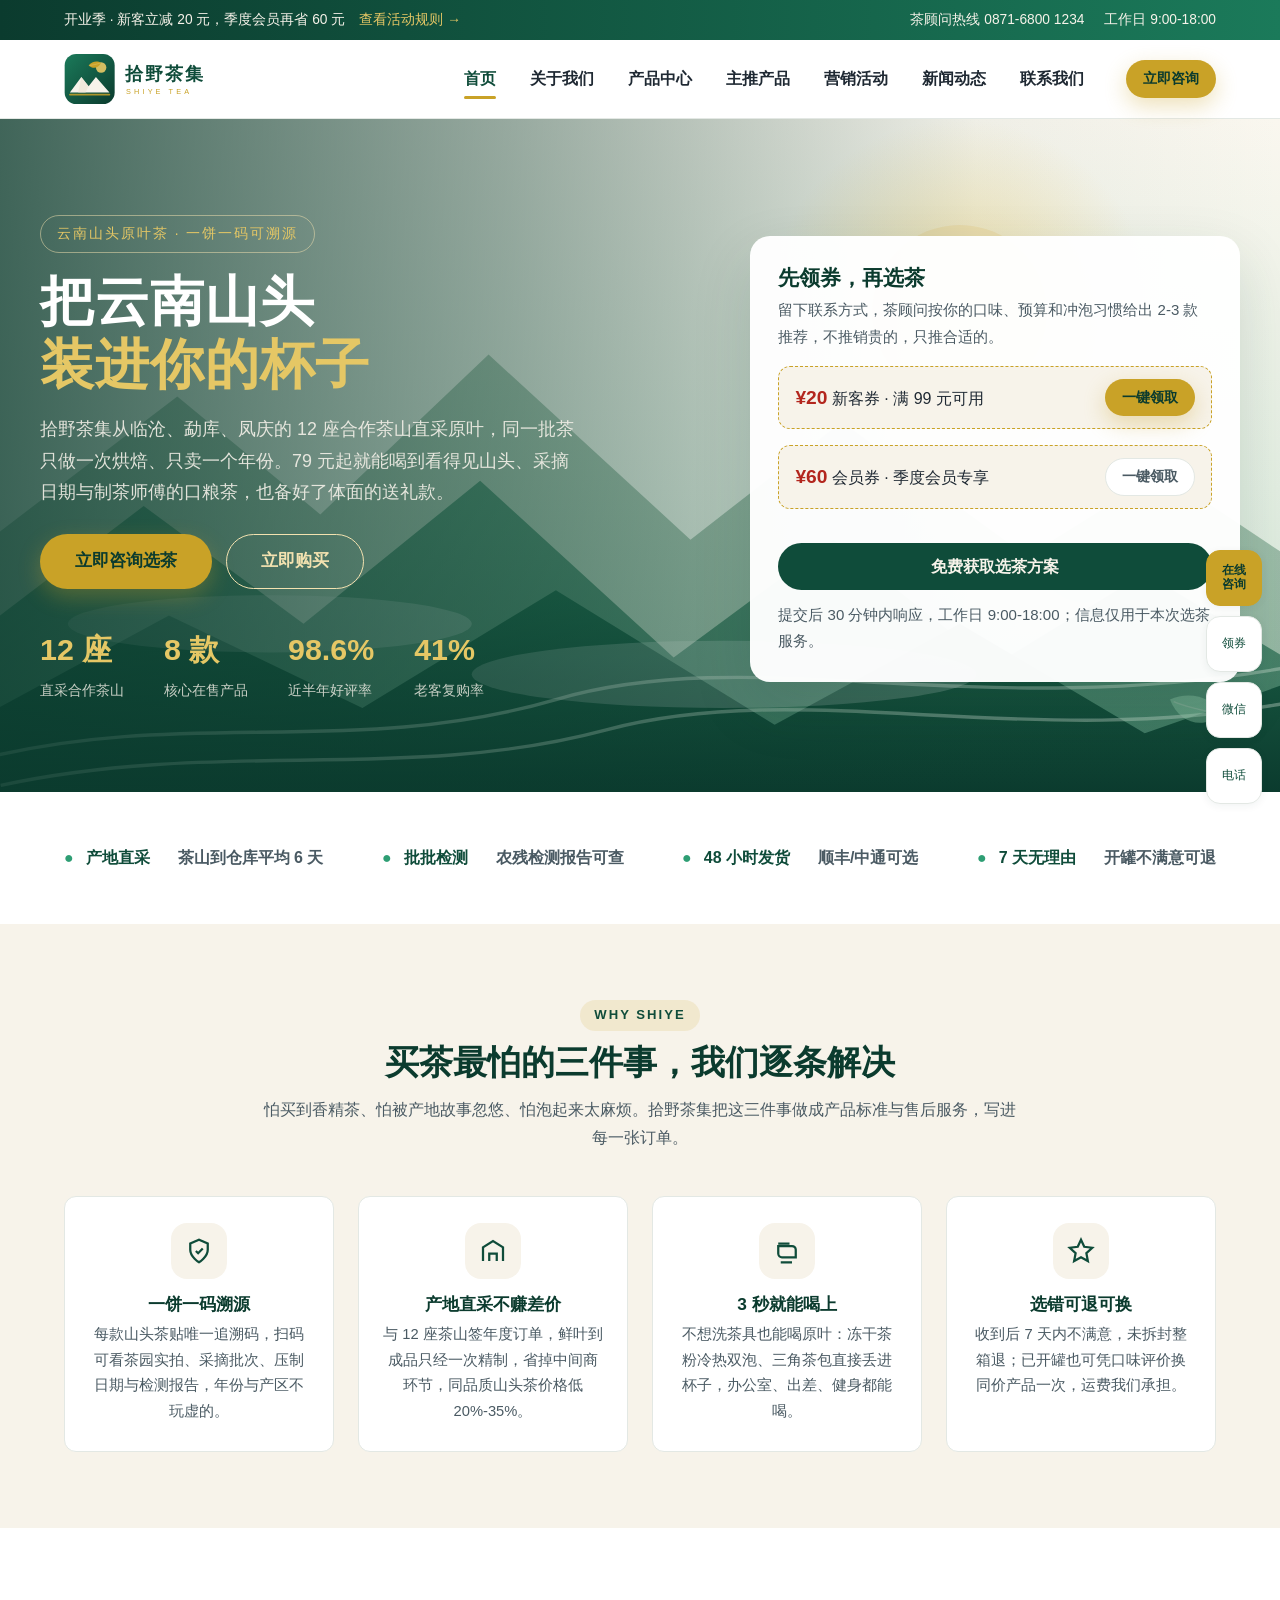
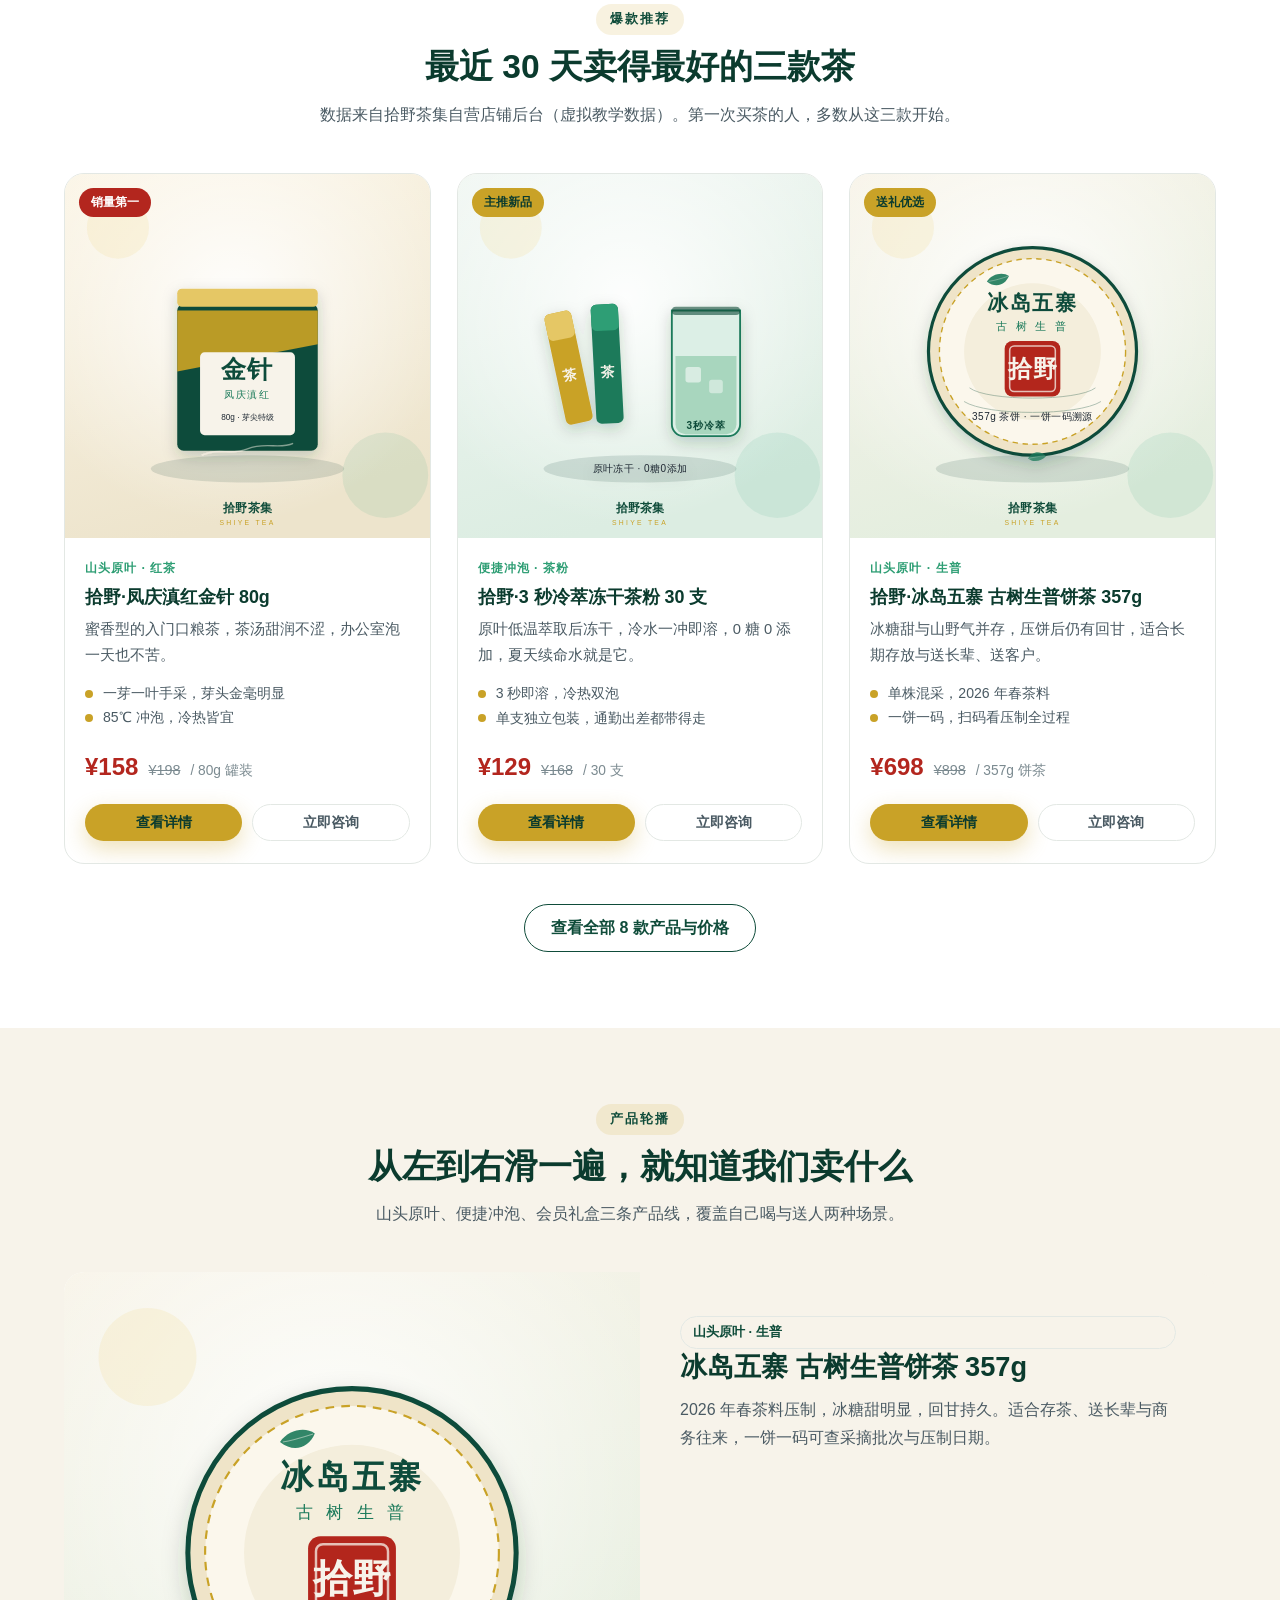
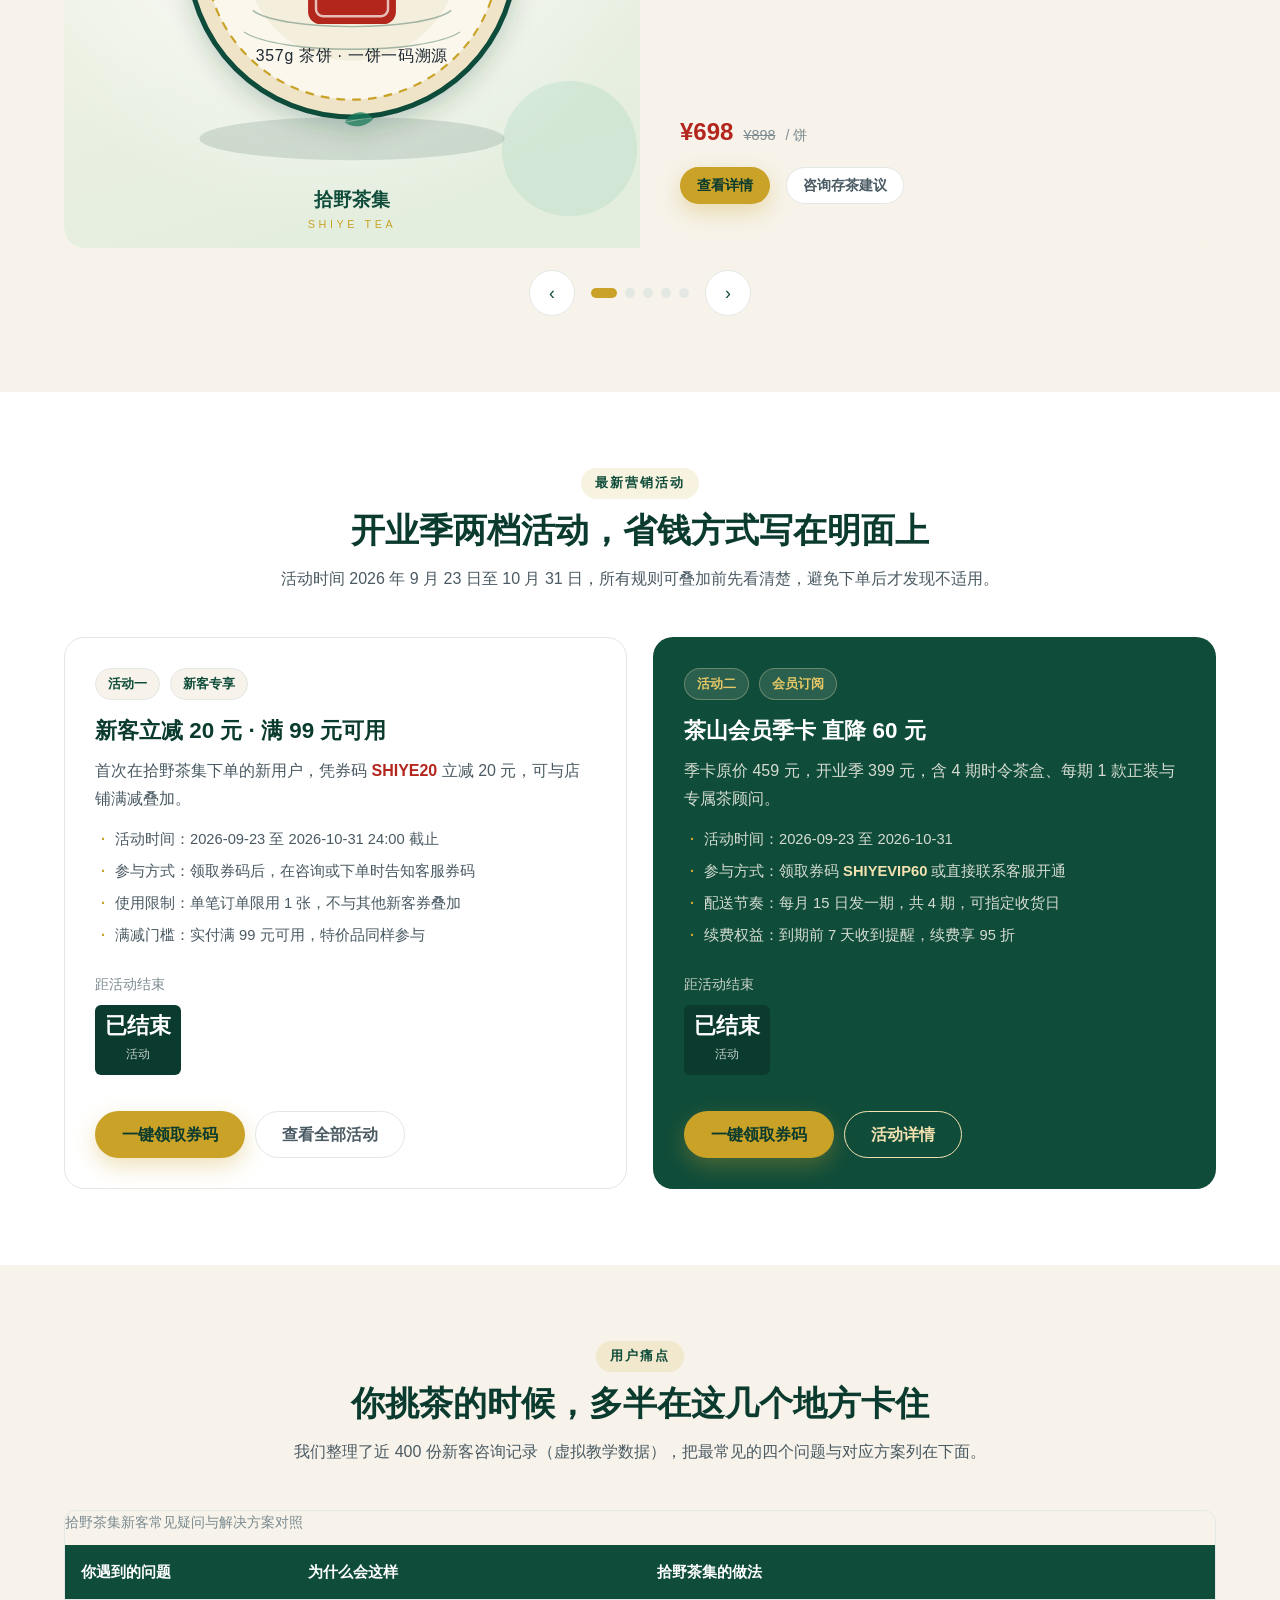
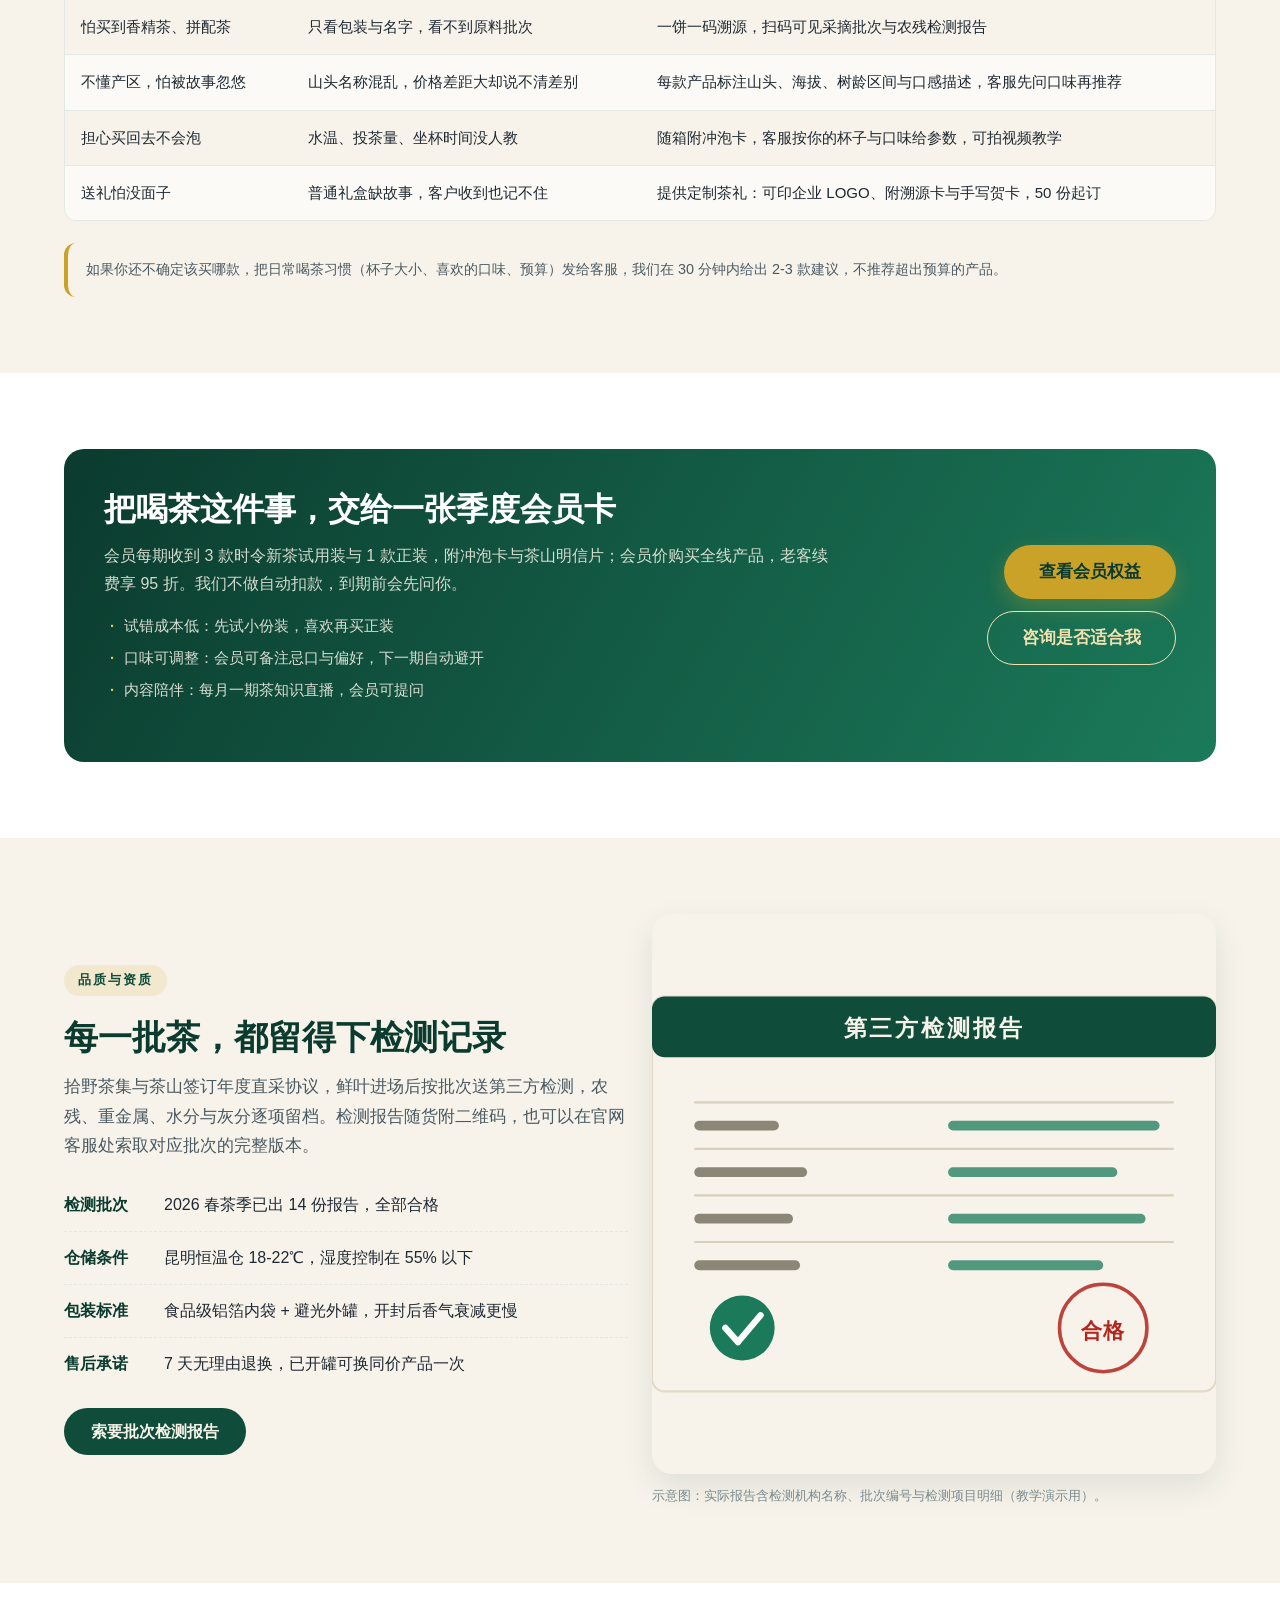
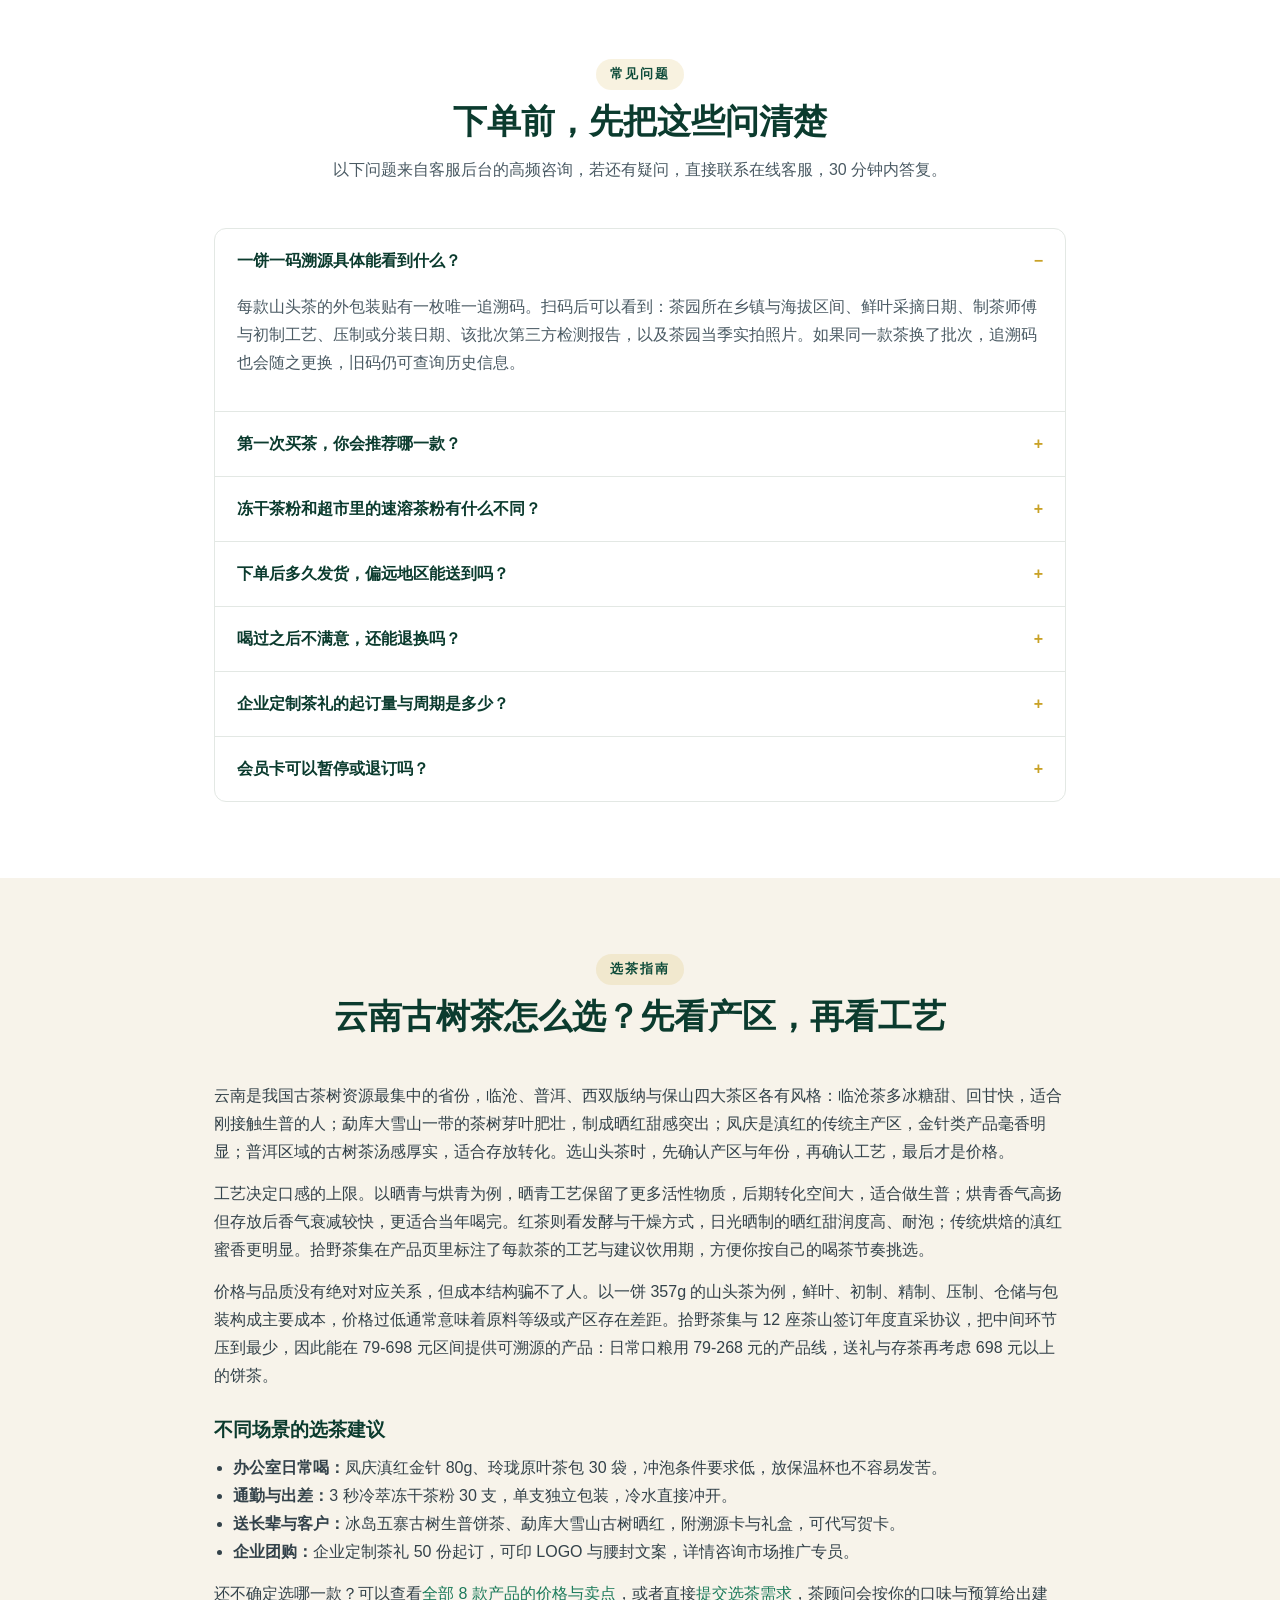
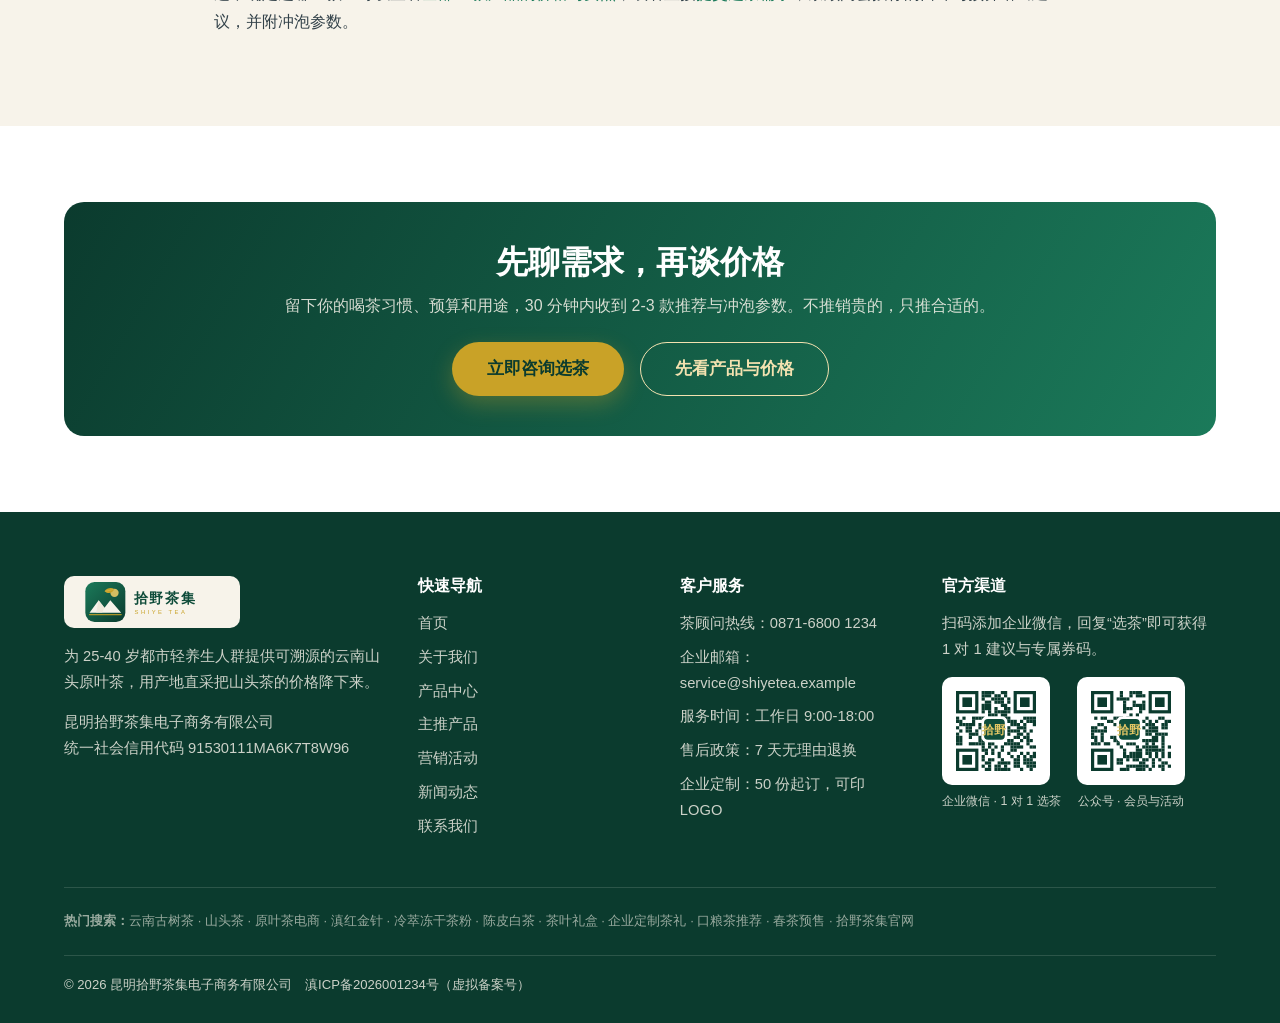
<file: index.html>
<!DOCTYPE html>
<html lang="zh-CN">
<head>
<meta charset="UTF-8">
<meta name="viewport" content="width=device-width, initial-scale=1">
<title>拾野茶集官网_云南古树茶原叶茶电商品牌_山头茶一饼一码可溯源</title>
<meta name="description" content="拾野茶集是专注云南山头原叶茶的电商品牌，产地直采古树茶、滇红金针、冷萃冻干茶粉与陈皮白茶，一饼一码可溯源，79元起喝到真山头。新客立减20元，季度会员直降60元，支持企业定制茶礼。">
<meta name="keywords" content="云南古树茶,山头茶,原叶茶电商,滇红茶,冷萃冻干茶粉,陈皮白茶,茶叶礼盒,企业定制茶礼,拾野茶集,茶叶网购">
<meta name="author" content="昆明拾野茶集电子商务有限公司">
<meta name="robots" content="index,follow">
<link rel="canonical" href="https://301031.github.io/shiyetea-website/index.html">
<meta property="og:type" content="website">
<meta property="og:title" content="拾野茶集｜把云南山头，装进你的杯子">
<meta property="og:description" content="可溯源的云南山头原叶茶，一饼一码看得见的产地与年份。新客立减20元，季度会员直降60元。">
<meta property="og:image" content="https://301031.github.io/shiyetea-website/assets/images/banner/hero.svg">
<link rel="icon" href="assets/images/favicon.svg" type="image/svg+xml">
<link rel="stylesheet" href="css/style.css">
<script>document.documentElement.classList.add('js');</script>
<script type="application/ld+json">
{
  "@context": "https://schema.org",
  "@type": "Organization",
  "name": "昆明拾野茶集电子商务有限公司",
  "alternateName": "拾野茶集 SHIYE TEA",
  "slogan": "把云南山头，装进你的杯子",
  "url": "https://301031.github.io/shiyetea-website/",
  "logo": "https://301031.github.io/shiyetea-website/assets/images/logo.svg",
  "foundingDate": "2026-09-08",
  "email": "service@shiyetea.example",
  "telephone": "+86-871-68001234",
  "address": {
    "@type": "PostalAddress",
    "addressCountry": "CN",
    "addressRegion": "云南省",
    "addressLocality": "昆明市官渡区",
    "streetAddress": "滇越数字电商产业园A座12层1206室"
  },
  "makesOffer": [
    { "@type": "Offer", "itemOffered": { "@type": "Product", "name": "拾野·冰岛五寨 古树生普饼茶 357g" }, "price": "698", "priceCurrency": "CNY" },
    { "@type": "Offer", "itemOffered": { "@type": "Product", "name": "拾野·3秒冷萃冻干茶粉 30支" }, "price": "129", "priceCurrency": "CNY" },
    { "@type": "Offer", "itemOffered": { "@type": "Product", "name": "拾野·茶山会员盒 季度配送" }, "price": "399", "priceCurrency": "CNY" }
  ]
}
</script>
</head>
<body>
<a class="visually-hidden" href="#main">跳到主要内容</a>

<div class="topbar">
  <div class="container topbar__inner">
    <p style="margin:0">开业季 · 新客立减 20 元，季度会员再省 60 元　<a href="activity.html">查看活动规则 →</a></p>
    <ul class="topbar__list">
      <li>茶顾问热线 0871-6800 1234</li>
      <li>工作日 9:00-18:00</li>
    </ul>
  </div>
</div>

<header class="site-header">
  <div class="container site-header__inner">
    <a class="brand" href="index.html" aria-label="拾野茶集官网首页">
      <img src="assets/images/logo.svg" alt="拾野茶集 SHIYE TEA 品牌标志" width="320" height="96">
    </a>
    <nav class="nav" id="siteNav" aria-label="主导航">
      <ul class="nav__list">
        <li><a class="nav__link" href="index.html">首页</a></li>
        <li><a class="nav__link" href="about.html">关于我们</a></li>
        <li><a class="nav__link" href="products.html">产品中心</a></li>
        <li><a class="nav__link" href="product-detail.html">主推产品</a></li>
        <li><a class="nav__link" href="activity.html">营销活动</a></li>
        <li><a class="nav__link" href="news.html">新闻动态</a></li>
        <li><a class="nav__link" href="contact.html">联系我们</a></li>
      </ul>
    </nav>
    <div class="header__cta">
      <a class="btn btn--primary btn--sm" href="contact.html#leave-message" data-consult>立即咨询</a>
    </div>
    <button class="nav-toggle" type="button" data-nav-toggle aria-label="展开导航菜单" aria-expanded="false" aria-controls="siteNav">
      <span></span><span></span><span></span>
    </button>
  </div>
</header>

<main id="main">

  <section class="hero">
    <div class="hero__bg" role="presentation"></div>
    <div class="container hero__inner">
      <div>
        <p class="hero__eyebrow">云南山头原叶茶 · 一饼一码可溯源</p>
        <h1 class="hero__title">把云南山头<br><em>装进你的杯子</em></h1>
        <p class="hero__sub">拾野茶集从临沧、勐库、凤庆的 12 座合作茶山直采原叶，同一批茶只做一次烘焙、只卖一个年份。79 元起就能喝到看得见山头、采摘日期与制茶师傅的口粮茶，也备好了体面的送礼款。</p>
        <div class="hero__actions">
          <a class="btn btn--primary btn--lg" href="contact.html#leave-message" data-consult>立即咨询选茶</a>
          <a class="btn btn--outline btn--lg" href="products.html" style="border-color:#f3e2b0;color:#f3e2b0">立即购买</a>
        </div>
        <ul class="hero__stats">
          <li><b>12 座</b><span>直采合作茶山</span></li>
          <li><b>8 款</b><span>核心在售产品</span></li>
          <li><b>98.6%</b><span>近半年好评率</span></li>
          <li><b>41%</b><span>老客复购率</span></li>
        </ul>
      </div>
      <aside class="hero__panel" aria-label="新客福利与快速咨询">
        <h2>先领券，再选茶</h2>
        <p>留下联系方式，茶顾问按你的口味、预算和冲泡习惯给出 2-3 款推荐，不推销贵的，只推合适的。</p>
        <div class="voucher-mini">
          <div><b>¥20</b> 新客券 · 满 99 元可用</div>
          <button class="btn btn--primary btn--sm" type="button" data-coupon="SHIYE20">一键领取</button>
        </div>
        <div class="voucher-mini">
          <div><b>¥60</b> 会员券 · 季度会员专享</div>
          <button class="btn btn--ghost btn--sm" type="button" data-coupon="SHIYEVIP60">一键领取</button>
        </div>
        <a class="btn btn--solid btn--block" href="contact.html#leave-message" style="margin-top:18px" data-consult>免费获取选茶方案</a>
        <p class="form__hint" style="margin:12px 0 0">提交后 30 分钟内响应，工作日 9:00-18:00；信息仅用于本次选茶服务。</p>
      </aside>
    </div>
  </section>

  <section class="sec sec--tight" aria-label="品牌信任数据">
    <div class="container">
      <div class="trustbar">
        <div class="trustbar__item"><span class="tag-free">●</span> <b>产地直采</b>　茶山到仓库平均 6 天</div>
        <div class="trustbar__item"><span class="tag-free">●</span> <b>批批检测</b>　农残检测报告可查</div>
        <div class="trustbar__item"><span class="tag-free">●</span> <b>48 小时发货</b>　顺丰/中通可选</div>
        <div class="trustbar__item"><span class="tag-free">●</span> <b>7 天无理由</b>　开罐不满意可退</div>
      </div>
    </div>
  </section>

  <section class="sec sec--cream" id="advantage">
    <div class="container">
      <div class="sec__head reveal">
        <span class="sec__eyebrow">WHY SHIYE</span>
        <h2 class="sec__title">买茶最怕的三件事，我们逐条解决</h2>
        <p class="sec__desc">怕买到香精茶、怕被产地故事忽悠、怕泡起来太麻烦。拾野茶集把这三件事做成产品标准与售后服务，写进每一张订单。</p>
      </div>
      <div class="grid grid--4">
        <article class="feature reveal">
          <div class="feature__icon" aria-hidden="true">
            <svg viewBox="0 0 24 24" fill="none" stroke="currentColor" stroke-width="1.8"><path d="M12 21s7-4.2 7-10V6l-7-3-7 3v5c0 5.8 7 10 7 10z"/><path d="M9.5 12l1.8 1.8L15 10"/></svg>
          </div>
          <h3>一饼一码溯源</h3>
          <p>每款山头茶贴唯一追溯码，扫码可看茶园实拍、采摘批次、压制日期与检测报告，年份与产区不玩虚的。</p>
        </article>
        <article class="feature reveal">
          <div class="feature__icon" aria-hidden="true">
            <svg viewBox="0 0 24 24" fill="none" stroke="currentColor" stroke-width="1.8"><path d="M4 20V9l8-5 8 5v11"/><path d="M9 20v-6h6v6"/></svg>
          </div>
          <h3>产地直采不赚差价</h3>
          <p>与 12 座茶山签年度订单，鲜叶到成品只经一次精制，省掉中间商环节，同品质山头茶价格低 20%-35%。</p>
        </article>
        <article class="feature reveal">
          <div class="feature__icon" aria-hidden="true">
            <svg viewBox="0 0 24 24" fill="none" stroke="currentColor" stroke-width="1.8"><path d="M5 8h11a3 3 0 0 1 3 3v6H8a3 3 0 0 1-3-3z"/><path d="M5 6h9M7 21h9"/></svg>
          </div>
          <h3>3 秒就能喝上</h3>
          <p>不想洗茶具也能喝原叶：冻干茶粉冷热双泡、三角茶包直接丢进杯子，办公室、出差、健身都能喝。</p>
        </article>
        <article class="feature reveal">
          <div class="feature__icon" aria-hidden="true">
            <svg viewBox="0 0 24 24" fill="none" stroke="currentColor" stroke-width="1.8"><path d="M12 3l2.6 5.6 6.4.8-4.7 4.3 1.2 6.3L12 17l-5.5 3 1.2-6.3L3 9.4l6.4-.8z"/></svg>
          </div>
          <h3>选错可退可换</h3>
          <p>收到后 7 天内不满意，未拆封整箱退；已开罐也可凭口味评价换同价产品一次，运费我们承担。</p>
        </article>
      </div>
    </div>
  </section>

  <section class="sec" id="hot">
    <div class="container">
      <div class="sec__head reveal">
        <span class="sec__eyebrow">爆款推荐</span>
        <h2 class="sec__title">最近 30 天卖得最好的三款茶</h2>
        <p class="sec__desc">数据来自拾野茶集自营店铺后台（虚拟教学数据）。第一次买茶的人，多数从这三款开始。</p>
      </div>
      <div class="pcards">
        <article class="pcard reveal" data-product data-cat="leaf" data-price="158" data-rank="98">
          <a class="pcard__media" href="product-detail.html" aria-label="查看拾野·凤庆滇红金针 80g 详情">
            <span class="pcard__badge">销量第一</span>
            <img src="assets/images/products/p3-goldbox.svg" alt="拾野·凤庆滇红金针 80g 盒装红茶产品图" width="800" height="800" loading="lazy">
          </a>
          <div class="pcard__body">
            <span class="pcard__cat">山头原叶 · 红茶</span>
            <h3 class="pcard__title"><a href="product-detail.html">拾野·凤庆滇红金针 80g</a></h3>
            <p class="pcard__desc">蜜香型的入门口粮茶，茶汤甜润不涩，办公室泡一天也不苦。</p>
            <ul class="pcard__points">
              <li>一芽一叶手采，芽头金毫明显</li>
              <li>85℃ 冲泡，冷热皆宜</li>
            </ul>
            <div class="pcard__price"><strong>¥158</strong><del>¥198</del><span>/ 80g 罐装</span></div>
            <div class="pcard__actions">
              <a class="btn btn--primary btn--sm" href="products.html">查看详情</a>
              <a class="btn btn--ghost btn--sm" href="contact.html#leave-message" data-consult>立即咨询</a>
            </div>
          </div>
        </article>
        <article class="pcard reveal" data-product data-cat="easy" data-price="129" data-rank="96">
          <a class="pcard__media" href="product-detail.html" aria-label="查看拾野·3秒冷萃冻干茶粉详情">
            <span class="pcard__badge pcard__badge--gold">主推新品</span>
            <img src="assets/images/products/p5-coldbrew.svg" alt="拾野·3秒冷萃冻干茶粉 30 支装产品图" width="800" height="800" loading="lazy">
          </a>
          <div class="pcard__body">
            <span class="pcard__cat">便捷冲泡 · 茶粉</span>
            <h3 class="pcard__title"><a href="product-detail.html">拾野·3 秒冷萃冻干茶粉 30 支</a></h3>
            <p class="pcard__desc">原叶低温萃取后冻干，冷水一冲即溶，0 糖 0 添加，夏天续命水就是它。</p>
            <ul class="pcard__points">
              <li>3 秒即溶，冷热双泡</li>
              <li>单支独立包装，通勤出差都带得走</li>
            </ul>
            <div class="pcard__price"><strong>¥129</strong><del>¥168</del><span>/ 30 支</span></div>
            <div class="pcard__actions">
              <a class="btn btn--primary btn--sm" href="product-detail.html">查看详情</a>
              <a class="btn btn--ghost btn--sm" href="contact.html#leave-message" data-consult>立即咨询</a>
            </div>
          </div>
        </article>
        <article class="pcard reveal" data-product data-cat="gift" data-price="698" data-rank="92">
          <a class="pcard__media" href="products.html" aria-label="查看拾野·冰岛五寨古树生普饼茶详情">
            <span class="pcard__badge pcard__badge--gold">送礼优选</span>
            <img src="assets/images/products/p1-teacake.svg" alt="拾野·冰岛五寨古树生普饼茶 357g 产品图" width="800" height="800" loading="lazy">
          </a>
          <div class="pcard__body">
            <span class="pcard__cat">山头原叶 · 生普</span>
            <h3 class="pcard__title"><a href="products.html">拾野·冰岛五寨 古树生普饼茶 357g</a></h3>
            <p class="pcard__desc">冰糖甜与山野气并存，压饼后仍有回甘，适合长期存放与送长辈、送客户。</p>
            <ul class="pcard__points">
              <li>单株混采，2026 年春茶料</li>
              <li>一饼一码，扫码看压制全过程</li>
            </ul>
            <div class="pcard__price"><strong>¥698</strong><del>¥898</del><span>/ 357g 饼茶</span></div>
            <div class="pcard__actions">
              <a class="btn btn--primary btn--sm" href="products.html">查看详情</a>
              <a class="btn btn--ghost btn--sm" href="contact.html#leave-message" data-consult>立即咨询</a>
            </div>
          </div>
        </article>
      </div>
      <div class="sec__foot"><a class="btn btn--outline" href="products.html">查看全部 8 款产品与价格</a></div>
    </div>
  </section>

  <section class="sec sec--cream" id="showcase">
    <div class="container">
      <div class="sec__head reveal">
        <span class="sec__eyebrow">产品轮播</span>
        <h2 class="sec__title">从左到右滑一遍，就知道我们卖什么</h2>
        <p class="sec__desc">山头原叶、便捷冲泡、会员礼盒三条产品线，覆盖自己喝与送人两种场景。</p>
      </div>
      <div class="carousel reveal" data-carousel data-slide-delay="6000" tabindex="0" aria-roledescription="轮播" aria-label="拾野茶集产品轮播展示">
        <div class="carousel__viewport">
          <div class="carousel__track">
            <div class="carousel__slide" role="group" aria-label="第 1 屏：冰岛五寨古树生普">
              <div class="carousel__slide-inner">
                <div class="carousel__media"><img src="assets/images/products/p1-teacake.svg" alt="冰岛五寨古树生普饼茶包装展示" width="800" height="800"></div>
                <div class="carousel__body">
                  <span class="chip">山头原叶 · 生普</span>
                  <h3>冰岛五寨 古树生普饼茶 357g</h3>
                  <p>2026 年春茶料压制，冰糖甜明显，回甘持久。适合存茶、送长辈与商务往来，一饼一码可查采摘批次与压制日期。</p>
                  <div class="pcard__price"><strong>¥698</strong><del>¥898</del><span>/ 饼</span></div>
                  <div class="flex" style="margin-top:14px">
                    <a class="btn btn--primary btn--sm" href="products.html">查看详情</a>
                    <a class="btn btn--ghost btn--sm" href="contact.html#leave-message" data-consult>咨询存茶建议</a>
                  </div>
                </div>
              </div>
            </div>
            <div class="carousel__slide" role="group" aria-label="第 2 屏：勐库大雪山古树晒红">
              <div class="carousel__slide-inner">
                <div class="carousel__media"><img src="assets/images/products/p2-tin.svg" alt="勐库大雪山古树晒红铁罐装产品展示" width="800" height="800" loading="lazy"></div>
                <div class="carousel__body">
                  <span class="chip">山头原叶 · 晒红</span>
                  <h3>勐库大雪山 古树晒红 100g</h3>
                  <p>大雪山古树鲜叶日光晒制，甜感突出、汤色橙红透亮，耐泡度高。铁罐密封避光，开封后香气衰减慢。</p>
                  <div class="pcard__price"><strong>¥268</strong><del>¥328</del><span>/ 100g</span></div>
                  <div class="flex" style="margin-top:14px">
                    <a class="btn btn--primary btn--sm" href="products.html">查看详情</a>
                    <a class="btn btn--ghost btn--sm" href="contact.html#leave-message" data-consult>咨询口感差异</a>
                  </div>
                </div>
              </div>
            </div>
            <div class="carousel__slide" role="group" aria-label="第 3 屏：凤庆滇红金针">
              <div class="carousel__slide-inner">
                <div class="carousel__media"><img src="assets/images/products/p3-goldbox.svg" alt="凤庆滇红金针 80g 盒装展示" width="800" height="800" loading="lazy"></div>
                <div class="carousel__body">
                  <span class="chip">日常口粮 · 爆款</span>
                  <h3>凤庆滇红金针 80g</h3>
                  <p>蜜香高扬、入口甜顺，是办公室保温杯最不容易泡坏的一款。连续 3 个月销量第一，新客首单常从这里开始。</p>
                  <div class="pcard__price"><strong>¥158</strong><del>¥198</del><span>/ 80g</span></div>
                  <div class="flex" style="margin-top:14px">
                    <a class="btn btn--primary btn--sm" href="products.html">查看详情</a>
                    <a class="btn btn--ghost btn--sm" href="contact.html#leave-message" data-consult>领取新客券</a>
                  </div>
                </div>
              </div>
            </div>
            <div class="carousel__slide" role="group" aria-label="第 4 屏：3 秒冷萃冻干茶粉">
              <div class="carousel__slide-inner">
                <div class="carousel__media"><img src="assets/images/products/p5-coldbrew.svg" alt="3 秒冷萃冻干茶粉 30 支装展示" width="800" height="800" loading="lazy"></div>
                <div class="carousel__body">
                  <span class="chip">便捷冲泡 · 主推新品</span>
                  <h3>3 秒冷萃冻干茶粉 30 支</h3>
                  <p>原叶低温萃取冻干成粉，冷水一冲即溶，0 糖 0 添加。通勤地铁、会议室、健身房，撕开倒进水瓶就能喝。</p>
                  <div class="pcard__price"><strong>¥129</strong><del>¥168</del><span>/ 30 支</span></div>
                  <div class="flex" style="margin-top:14px">
                    <a class="btn btn--primary btn--sm" href="product-detail.html">查看详情</a>
                    <a class="btn btn--ghost btn--sm" href="contact.html#leave-message" data-consult>咨询冷泡比例</a>
                  </div>
                </div>
              </div>
            </div>
            <div class="carousel__slide" role="group" aria-label="第 5 屏：茶山会员盒">
              <div class="carousel__slide-inner">
                <div class="carousel__media"><img src="assets/images/products/p7-member.svg" alt="茶山会员盒季度配送展示" width="800" height="800" loading="lazy"></div>
                <div class="carousel__body">
                  <span class="chip">会员订阅 · 留存</span>
                  <h3>茶山会员盒 季度 4 期</h3>
                  <p>每期 3 款时令新茶试用装加 1 款正装，附冲泡卡与茶山明信片。会员享新品优先试、老茶补货提醒与专属客服。</p>
                  <div class="pcard__price"><strong>¥399</strong><del>¥459</del><span>/ 季</span></div>
                  <div class="flex" style="margin-top:14px">
                    <a class="btn btn--primary btn--sm" href="activity.html">查看会员权益</a>
                    <a class="btn btn--ghost btn--sm" href="contact.html#leave-message" data-consult>咨询配送规则</a>
                  </div>
                </div>
              </div>
            </div>
          </div>
        </div>
        <div class="carousel__nav">
          <button class="carousel__btn" type="button" data-carousel-prev aria-label="上一屏">‹</button>
          <div class="carousel__dots" role="tablist" aria-label="轮播导航"></div>
          <button class="carousel__btn" type="button" data-carousel-next aria-label="下一屏">›</button>
        </div>
      </div>
    </div>
  </section>

  <section class="sec" id="activity">
    <div class="container">
      <div class="sec__head reveal">
        <span class="sec__eyebrow">最新营销活动</span>
        <h2 class="sec__title">开业季两档活动，省钱方式写在明面上</h2>
        <p class="sec__desc">活动时间 2026 年 9 月 23 日至 10 月 31 日，所有规则可叠加前先看清楚，避免下单后才发现不适用。</p>
      </div>
      <div class="actcards">
        <article class="actcard reveal">
          <div class="actcard__body">
            <div class="actcard__meta"><span class="chip">活动一</span><span class="chip">新客专享</span></div>
            <h3>新客立减 20 元 · 满 99 元可用</h3>
            <p style="color:var(--c-ink-2)">首次在拾野茶集下单的新用户，凭券码 <strong style="color:var(--c-danger)">SHIYE20</strong> 立减 20 元，可与店铺满减叠加。</p>
            <ul class="actcard__rules">
              <li>活动时间：2026-09-23 至 2026-10-31 24:00 截止</li>
              <li>参与方式：领取券码后，在咨询或下单时告知客服券码</li>
              <li>使用限制：单笔订单限用 1 张，不与其他新客券叠加</li>
              <li>满减门槛：实付满 99 元可用，特价品同样参与</li>
            </ul>
            <div style="margin-bottom:18px">
              <p style="margin:0 0 8px;font-size:.88rem;color:var(--c-muted)">距活动结束</p>
              <ul class="countdown" data-countdown data-deadline="2026-10-31T23:59:59"></ul>
            </div>
            <div class="flex" style="margin-top:auto;gap:10px;flex-wrap:wrap">
              <button class="btn btn--primary" type="button" data-coupon="SHIYE20">一键领取券码</button>
              <a class="btn btn--ghost" href="activity.html">查看全部活动</a>
            </div>
          </div>
        </article>
        <article class="actcard actcard--dark reveal">
          <div class="actcard__body">
            <div class="actcard__meta"><span class="chip">活动二</span><span class="chip">会员订阅</span></div>
            <h3>茶山会员季卡 直降 60 元</h3>
            <p style="color:rgba(247,243,234,.86)">季卡原价 459 元，开业季 399 元，含 4 期时令茶盒、每期 1 款正装与专属茶顾问。</p>
            <ul class="actcard__rules">
              <li>活动时间：2026-09-23 至 2026-10-31</li>
              <li>参与方式：领取券码 <strong style="color:#f3e2b0">SHIYEVIP60</strong> 或直接联系客服开通</li>
              <li>配送节奏：每月 15 日发一期，共 4 期，可指定收货日</li>
              <li>续费权益：到期前 7 天收到提醒，续费享 95 折</li>
            </ul>
            <div style="margin-bottom:18px">
              <p style="margin:0 0 8px;font-size:.88rem;color:rgba(247,243,234,.8)">距活动结束</p>
              <ul class="countdown" data-countdown data-deadline="2026-10-31T23:59:59"></ul>
            </div>
            <div class="flex" style="margin-top:auto;gap:10px;flex-wrap:wrap">
              <button class="btn btn--primary" type="button" data-coupon="SHIYEVIP60">一键领取券码</button>
              <a class="btn btn--outline" href="activity.html" style="border-color:#f3e2b0;color:#f3e2b0">活动详情</a>
            </div>
          </div>
        </article>
      </div>
    </div>
  </section>

  <section class="sec sec--cream" id="pain">
    <div class="container">
      <div class="sec__head reveal">
        <span class="sec__eyebrow">用户痛点</span>
        <h2 class="sec__title">你挑茶的时候，多半在这几个地方卡住</h2>
        <p class="sec__desc">我们整理了近 400 份新客咨询记录（虚拟教学数据），把最常见的四个问题与对应方案列在下面。</p>
      </div>
      <div class="table-wrap reveal">
        <table class="table">
          <caption>拾野茶集新客常见疑问与解决方案对照</caption>
          <thead>
            <tr><th scope="col">你遇到的问题</th><th scope="col">为什么会这样</th><th scope="col">拾野茶集的做法</th></tr>
          </thead>
          <tbody>
            <tr><td>怕买到香精茶、拼配茶</td><td>只看包装与名字，看不到原料批次</td><td>一饼一码溯源，扫码可见采摘批次与农残检测报告</td></tr>
            <tr><td>不懂产区，怕被故事忽悠</td><td>山头名称混乱，价格差距大却说不清差别</td><td>每款产品标注山头、海拔、树龄区间与口感描述，客服先问口味再推荐</td></tr>
            <tr><td>担心买回去不会泡</td><td>水温、投茶量、坐杯时间没人教</td><td>随箱附冲泡卡，客服按你的杯子与口味给参数，可拍视频教学</td></tr>
            <tr><td>送礼怕没面子</td><td>普通礼盒缺故事，客户收到也记不住</td><td>提供定制茶礼：可印企业 LOGO、附溯源卡与手写贺卡，50 份起订</td></tr>
          </tbody>
        </table>
      </div>
      <div class="notice reveal" style="margin-top:22px">如果你还不确定该买哪款，把日常喝茶习惯（杯子大小、喜欢的口味、预算）发给客服，我们在 30 分钟内给出 2-3 款建议，不推荐超出预算的产品。</div>
    </div>
  </section>

  <section class="sec" id="member">
    <div class="container">
      <div class="cta-band reveal">
        <div>
          <h2>把喝茶这件事，交给一张季度会员卡</h2>
          <p>会员每期收到 3 款时令新茶试用装与 1 款正装，附冲泡卡与茶山明信片；会员价购买全线产品，老客续费享 95 折。我们不做自动扣款，到期前会先问你。</p>
          <ul class="actcard__rules" style="margin-top:16px">
            <li>试错成本低：先试小份装，喜欢再买正装</li>
            <li>口味可调整：会员可备注忌口与偏好，下一期自动避开</li>
            <li>内容陪伴：每月一期茶知识直播，会员可提问</li>
          </ul>
        </div>
        <div class="cta-band__actions">
          <a class="btn btn--primary btn--lg" href="activity.html">查看会员权益</a>
          <a class="btn btn--outline btn--lg" href="contact.html#leave-message" style="border-color:#f3e2b0;color:#f3e2b0" data-consult>咨询是否适合我</a>
        </div>
      </div>
    </div>
  </section>

  <section class="sec sec--cream" id="quality">
    <div class="container">
      <div class="grid grid--2" style="align-items:center">
        <div class="reveal">
          <span class="sec__eyebrow">品质与资质</span>
          <h2 class="sec__title" style="margin-top:10px">每一批茶，都留得下检测记录</h2>
          <p class="lead">拾野茶集与茶山签订年度直采协议，鲜叶进场后按批次送第三方检测，农残、重金属、水分与灰分逐项留档。检测报告随货附二维码，也可以在官网客服处索取对应批次的完整版本。</p>
          <ul class="info-list" style="margin-top:18px">
            <li><b>检测批次</b><span>2026 春茶季已出 14 份报告，全部合格</span></li>
            <li><b>仓储条件</b><span>昆明恒温仓 18-22℃，湿度控制在 55% 以下</span></li>
            <li><b>包装标准</b><span>食品级铝箔内袋 + 避光外罐，开封后香气衰减更慢</span></li>
            <li><b>售后承诺</b><span>7 天无理由退换，已开罐可换同价产品一次</span></li>
          </ul>
          <a class="btn btn--solid" href="contact.html#leave-message" style="margin-top:18px" data-consult>索要批次检测报告</a>
        </div>
        <figure class="reveal" style="margin:0">
          <img src="assets/images/cert/lab-report.svg" alt="拾野茶集第三方检测报告示意图，显示农残检测合格" width="800" height="560" loading="lazy" style="border-radius:20px;box-shadow:var(--shadow-md)">
          <figcaption class="form__hint" style="margin-top:10px">示意图：实际报告含检测机构名称、批次编号与检测项目明细（教学演示用）。</figcaption>
        </figure>
      </div>
    </div>
  </section>

  <section class="sec" id="faq">
    <div class="container container--narrow">
      <div class="sec__head reveal">
        <span class="sec__eyebrow">常见问题</span>
        <h2 class="sec__title">下单前，先把这些问清楚</h2>
        <p class="sec__desc">以下问题来自客服后台的高频咨询，若还有疑问，直接联系在线客服，30 分钟内答复。</p>
      </div>
      <div class="faq reveal">
        <div class="faq__item is-open">
          <button class="faq__q" type="button" aria-expanded="true">一饼一码溯源具体能看到什么？<span>−</span></button>
          <div class="faq__a"><p>每款山头茶的外包装贴有一枚唯一追溯码。扫码后可以看到：茶园所在乡镇与海拔区间、鲜叶采摘日期、制茶师傅与初制工艺、压制或分装日期、该批次第三方检测报告，以及茶园当季实拍照片。如果同一款茶换了批次，追溯码也会随之更换，旧码仍可查询历史信息。</p></div>
        </div>
        <div class="faq__item">
          <button class="faq__q" type="button" aria-expanded="false">第一次买茶，你会推荐哪一款？<span>+</span></button>
          <div class="faq__a"><p>大多数新客从 158 元的凤庆滇红金针开始：蜜香明显、口感甜顺，用 85℃ 水温冲泡不容易苦涩，保温杯闷泡也能接受。如果平时主要在办公室喝冷水或气泡水，建议试试 129 元的 3 秒冷萃冻干茶粉；如果买来送长辈或客户，可以直接看 698 元的冰岛五寨古树生普饼茶。不确定的话，把口味与预算告诉客服，我们会给 2-3 个选项。</p></div>
        </div>
        <div class="faq__item">
          <button class="faq__q" type="button" aria-expanded="false">冻干茶粉和超市里的速溶茶粉有什么不同？<span>+</span></button>
          <div class="faq__a"><p>区别在原料与工艺。拾野的冻干茶粉以云南原叶茶为原料，先低温萃取茶汤，再在零下 40℃ 真空冻干成粉，只保留茶本身的成分，不添加香精、白砂糖与植脂末。速溶茶粉多为高温喷雾干燥，常加入糖与香精改善口感。冲泡时可以冷热双泡，3 秒即溶，也能加牛奶做成茶拿铁。</p></div>
        </div>
        <div class="faq__item">
          <button class="faq__q" type="button" aria-expanded="false">下单后多久发货，偏远地区能送到吗？<span>+</span></button>
          <div class="faq__a"><p>工作日 15:00 前付款的订单当天出库，其余订单次日发出，出库后 48 小时内可查物流。默认发顺丰，云南、贵州、四川通常 1-2 天到达，华东华南 2-3 天，西北与东北 3-4 天。港澳台及部分偏远乡镇会提前联系确认运费与时效。所有订单支持在发货前改地址或取消。</p></div>
        </div>
        <div class="faq__item">
          <button class="faq__q" type="button" aria-expanded="false">喝过之后不满意，还能退换吗？<span>+</span></button>
          <div class="faq__a"><p>可以。未拆封的商品 7 天内可整单退换；已经拆封品尝但不喜欢口感的，可凭口味反馈申请一次同价产品换货，往返运费由我们承担。若是产品出现受潮、异味、包装破损等质量问题，无条件退款或补发，并同步反馈给茶山改进工艺。</p></div>
        </div>
        <div class="faq__item">
          <button class="faq__q" type="button" aria-expanded="false">企业定制茶礼的起订量与周期是多少？<span>+</span></button>
          <div class="faq__a"><p>常规礼盒 50 份起订，199 元/份起，可定制外盒 LOGO、腰封文案、溯源卡与贺卡。确认设计稿后 7-10 天完成生产，节假日旺季建议提前 20 天沟通。50 份以下的小批量订单可以走零售礼盒加定制腰封的方案，单价会略高一些，具体可联系市场推广专员核算。</p></div>
        </div>
        <div class="faq__item">
          <button class="faq__q" type="button" aria-expanded="false">会员卡可以暂停或退订吗？<span>+</span></button>
          <div class="faq__a"><p>可以暂停。会员共 4 期配送，未发出的期数支持暂停一次（最长 3 个月）或直接退订未发部分，按剩余期数原价退款；已发出并签收的期数不参与退款。我们不做自动续费，季卡到期前 7 天会通过短信或微信提醒，是否续费由你决定。</p></div>
        </div>
      </div>
    </div>
  </section>

  <section class="sec sec--cream" id="guide">
    <div class="container container--narrow">
      <div class="sec__head reveal">
        <span class="sec__eyebrow">选茶指南</span>
        <h2 class="sec__title">云南古树茶怎么选？先看产区，再看工艺</h2>
      </div>
      <div class="article reveal">
        <p>云南是我国古茶树资源最集中的省份，临沧、普洱、西双版纳与保山四大茶区各有风格：临沧茶多冰糖甜、回甘快，适合刚接触生普的人；勐库大雪山一带的茶树芽叶肥壮，制成晒红甜感突出；凤庆是滇红的传统主产区，金针类产品毫香明显；普洱区域的古树茶汤感厚实，适合存放转化。选山头茶时，先确认产区与年份，再确认工艺，最后才是价格。</p>
        <p>工艺决定口感的上限。以晒青与烘青为例，晒青工艺保留了更多活性物质，后期转化空间大，适合做生普；烘青香气高扬但存放后香气衰减较快，更适合当年喝完。红茶则看发酵与干燥方式，日光晒制的晒红甜润度高、耐泡；传统烘焙的滇红蜜香更明显。拾野茶集在产品页里标注了每款茶的工艺与建议饮用期，方便你按自己的喝茶节奏挑选。</p>
        <p>价格与品质没有绝对对应关系，但成本结构骗不了人。以一饼 357g 的山头茶为例，鲜叶、初制、精制、压制、仓储与包装构成主要成本，价格过低通常意味着原料等级或产区存在差距。拾野茶集与 12 座茶山签订年度直采协议，把中间环节压到最少，因此能在 79-698 元区间提供可溯源的产品：日常口粮用 79-268 元的产品线，送礼与存茶再考虑 698 元以上的饼茶。</p>
        <h3>不同场景的选茶建议</h3>
        <ul>
          <li><strong>办公室日常喝：</strong>凤庆滇红金针 80g、玲珑原叶茶包 30 袋，冲泡条件要求低，放保温杯也不容易发苦。</li>
          <li><strong>通勤与出差：</strong>3 秒冷萃冻干茶粉 30 支，单支独立包装，冷水直接冲开。</li>
          <li><strong>送长辈与客户：</strong>冰岛五寨古树生普饼茶、勐库大雪山古树晒红，附溯源卡与礼盒，可代写贺卡。</li>
          <li><strong>企业团购：</strong>企业定制茶礼 50 份起订，可印 LOGO 与腰封文案，详情咨询市场推广专员。</li>
        </ul>
        <p>还不确定选哪一款？可以查看<a href="products.html">全部 8 款产品的价格与卖点</a>，或者直接<a href="contact.html#leave-message">提交选茶需求</a>，茶顾问会按你的口味与预算给出建议，并附冲泡参数。</p>
      </div>
    </div>
  </section>

  <section class="sec">
    <div class="container">
      <div class="cta-band reveal" style="grid-template-columns:1fr">
        <div class="text-center">
          <h2 style="margin-bottom:8px">先聊需求，再谈价格</h2>
          <p style="max-width:52em;margin:0 auto 22px">留下你的喝茶习惯、预算和用途，30 分钟内收到 2-3 款推荐与冲泡参数。不推销贵的，只推合适的。</p>
          <div class="flex" style="justify-content:center;flex-wrap:wrap">
            <a class="btn btn--primary btn--lg" href="contact.html#leave-message" data-consult>立即咨询选茶</a>
            <a class="btn btn--outline btn--lg" href="products.html" style="border-color:#f3e2b0;color:#f3e2b0">先看产品与价格</a>
          </div>
        </div>
      </div>
    </div>
  </section>

</main>

<footer class="site-footer">
  <div class="container">
    <div class="footer__grid">
      <div class="footer__brand">
        <img src="assets/images/logo.svg" alt="拾野茶集 SHIYE TEA 品牌标志" width="320" height="96">
        <p style="margin-top:16px">为 25-40 岁都市轻养生人群提供可溯源的云南山头原叶茶，用产地直采把山头茶的价格降下来。</p>
        <p style="margin:0">昆明拾野茶集电子商务有限公司<br>统一社会信用代码 91530111MA6K7T8W96</p>
      </div>
      <div>
        <h3>快速导航</h3>
        <ul class="footer__links">
          <li><a href="index.html">首页</a></li>
          <li><a href="about.html">关于我们</a></li>
          <li><a href="products.html">产品中心</a></li>
          <li><a href="product-detail.html">主推产品</a></li>
          <li><a href="activity.html">营销活动</a></li>
          <li><a href="news.html">新闻动态</a></li>
          <li><a href="contact.html">联系我们</a></li>
        </ul>
      </div>
      <div>
        <h3>客户服务</h3>
        <ul class="footer__links">
          <li>茶顾问热线：0871-6800 1234</li>
          <li>企业邮箱：service@shiyetea.example</li>
          <li>服务时间：工作日 9:00-18:00</li>
          <li>售后政策：7 天无理由退换</li>
          <li>企业定制：50 份起订，可印 LOGO</li>
        </ul>
      </div>
      <div>
        <h3>官方渠道</h3>
        <p style="margin:0">扫码添加企业微信，回复“选茶”即可获得 1 对 1 建议与专属券码。</p>
        <div class="footer__qr">
          <figure><img src="assets/images/qr/wechat-work.svg" alt="拾野茶集企业微信二维码" width="240" height="240" loading="lazy"><figcaption>企业微信 · 1 对 1 选茶</figcaption></figure>
          <figure><img src="assets/images/qr/official-account.svg" alt="拾野茶集微信公众号二维码" width="240" height="240" loading="lazy"><figcaption>公众号 · 会员与活动</figcaption></figure>
        </div>
      </div>
    </div>
    <div class="footer__keywords">
      <strong>热门搜索：</strong>云南古树茶 · 山头茶 · 原叶茶电商 · 滇红金针 · 冷萃冻干茶粉 · 陈皮白茶 · 茶叶礼盒 · 企业定制茶礼 · 口粮茶推荐 · 春茶预售 · 拾野茶集官网
    </div>
    <div class="footer__bottom">
      <p style="margin:0">© 2026 昆明拾野茶集电子商务有限公司　滇ICP备2026001234号（虚拟备案号）</p>
    </div>
  </div>
</footer>

<aside class="float-rail" aria-label="快捷咨询入口">
  <a class="float-rail__item float-rail__item--gold" href="contact.html#leave-message" data-consult title="在线咨询">在线<br>咨询</a>
  <a class="float-rail__item" href="activity.html" title="领取优惠券">领券</a>
  <a class="float-rail__item" href="contact.html#wechat" title="企业微信">微信</a>
  <a class="float-rail__item" href="tel:087168001234" title="电话咨询">电话</a>
</aside>
<button class="to-top" type="button" data-to-top aria-label="返回页面顶部">↑</button>

<script src="js/main.js" defer></script>
</body>
</html>
</file>
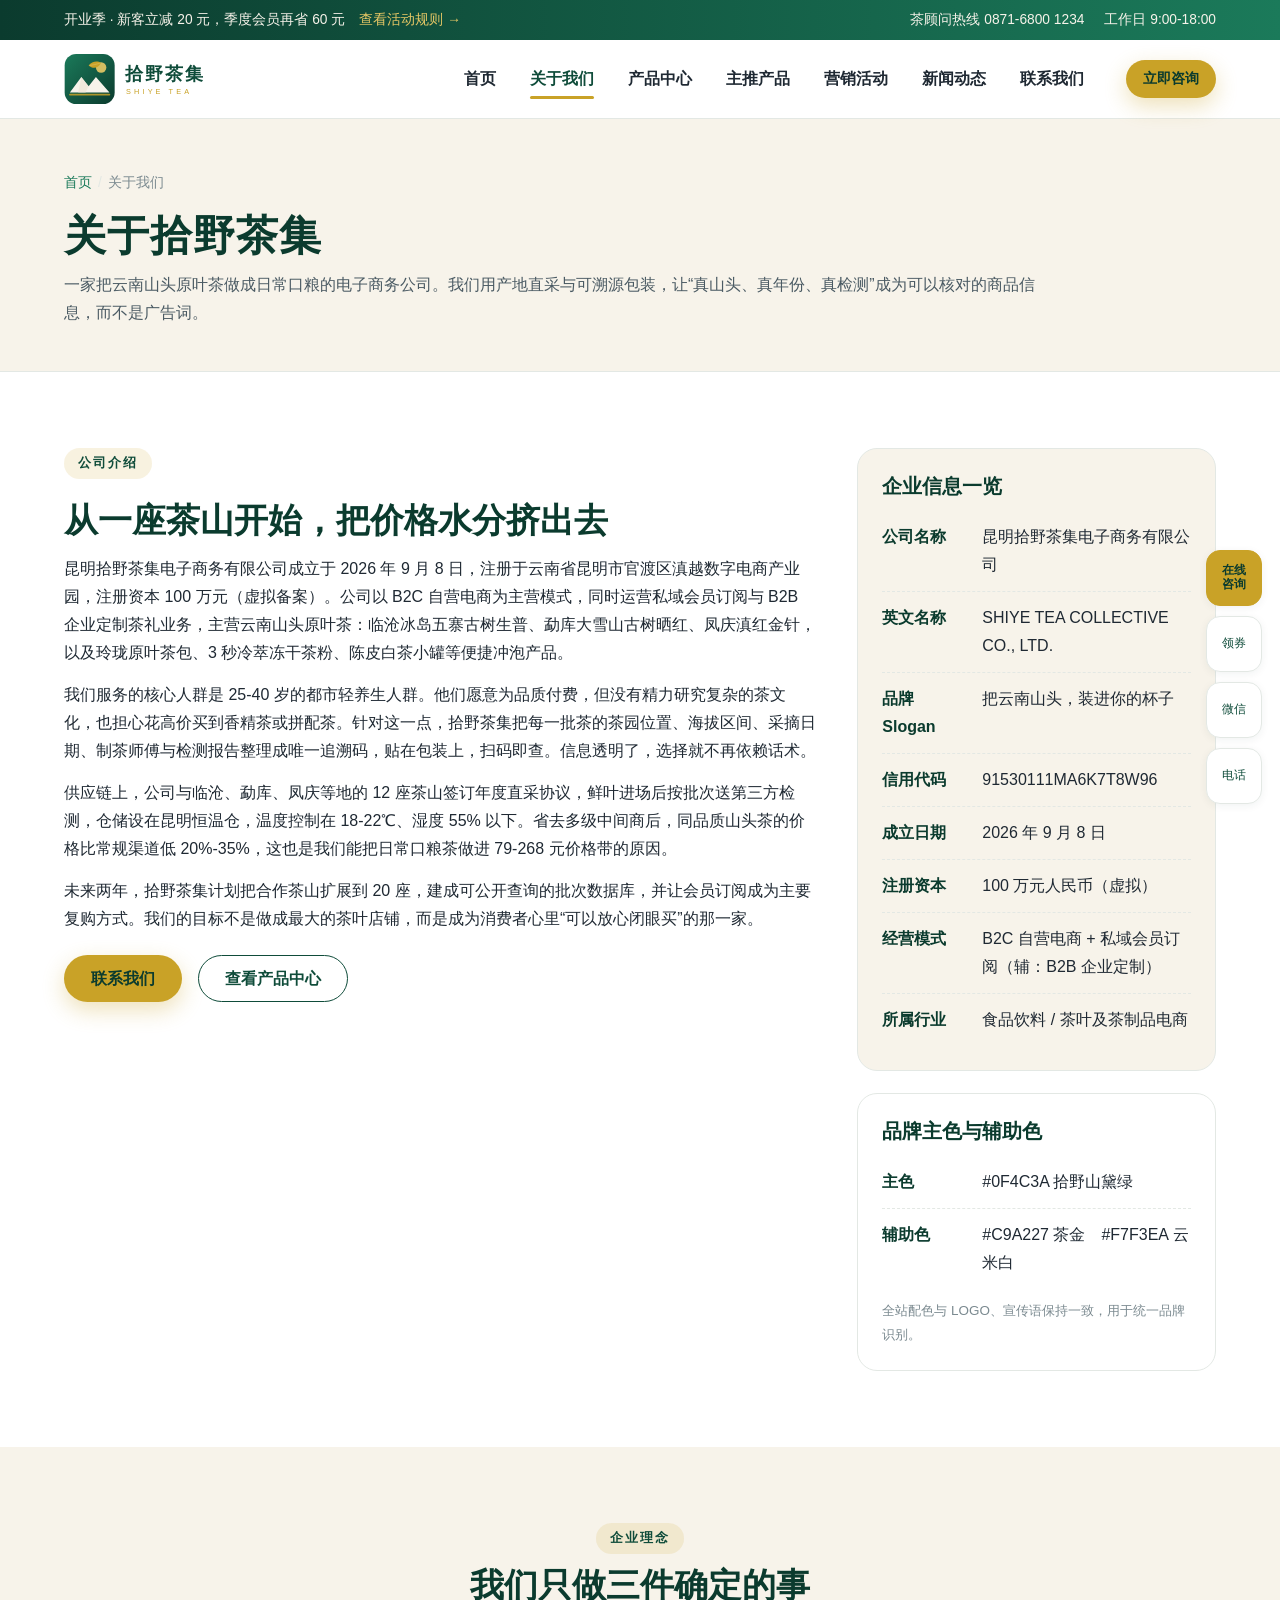
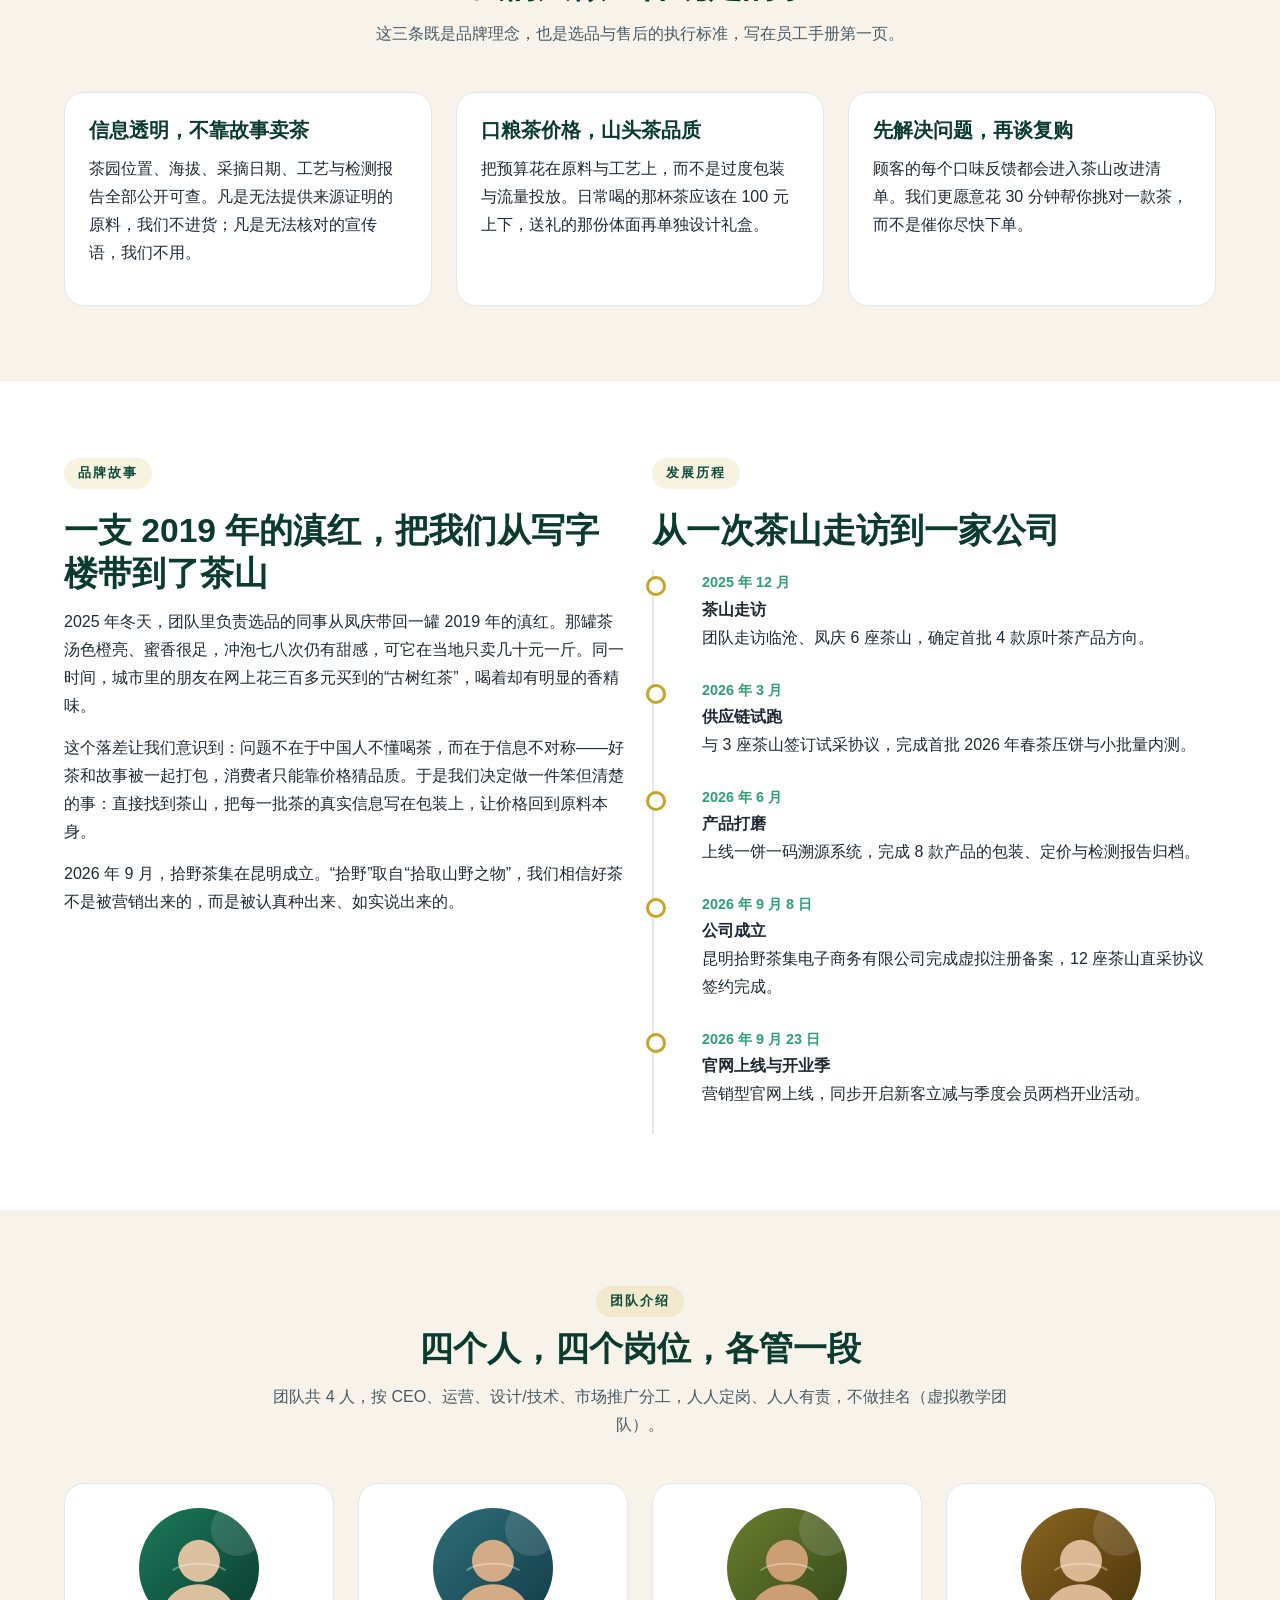
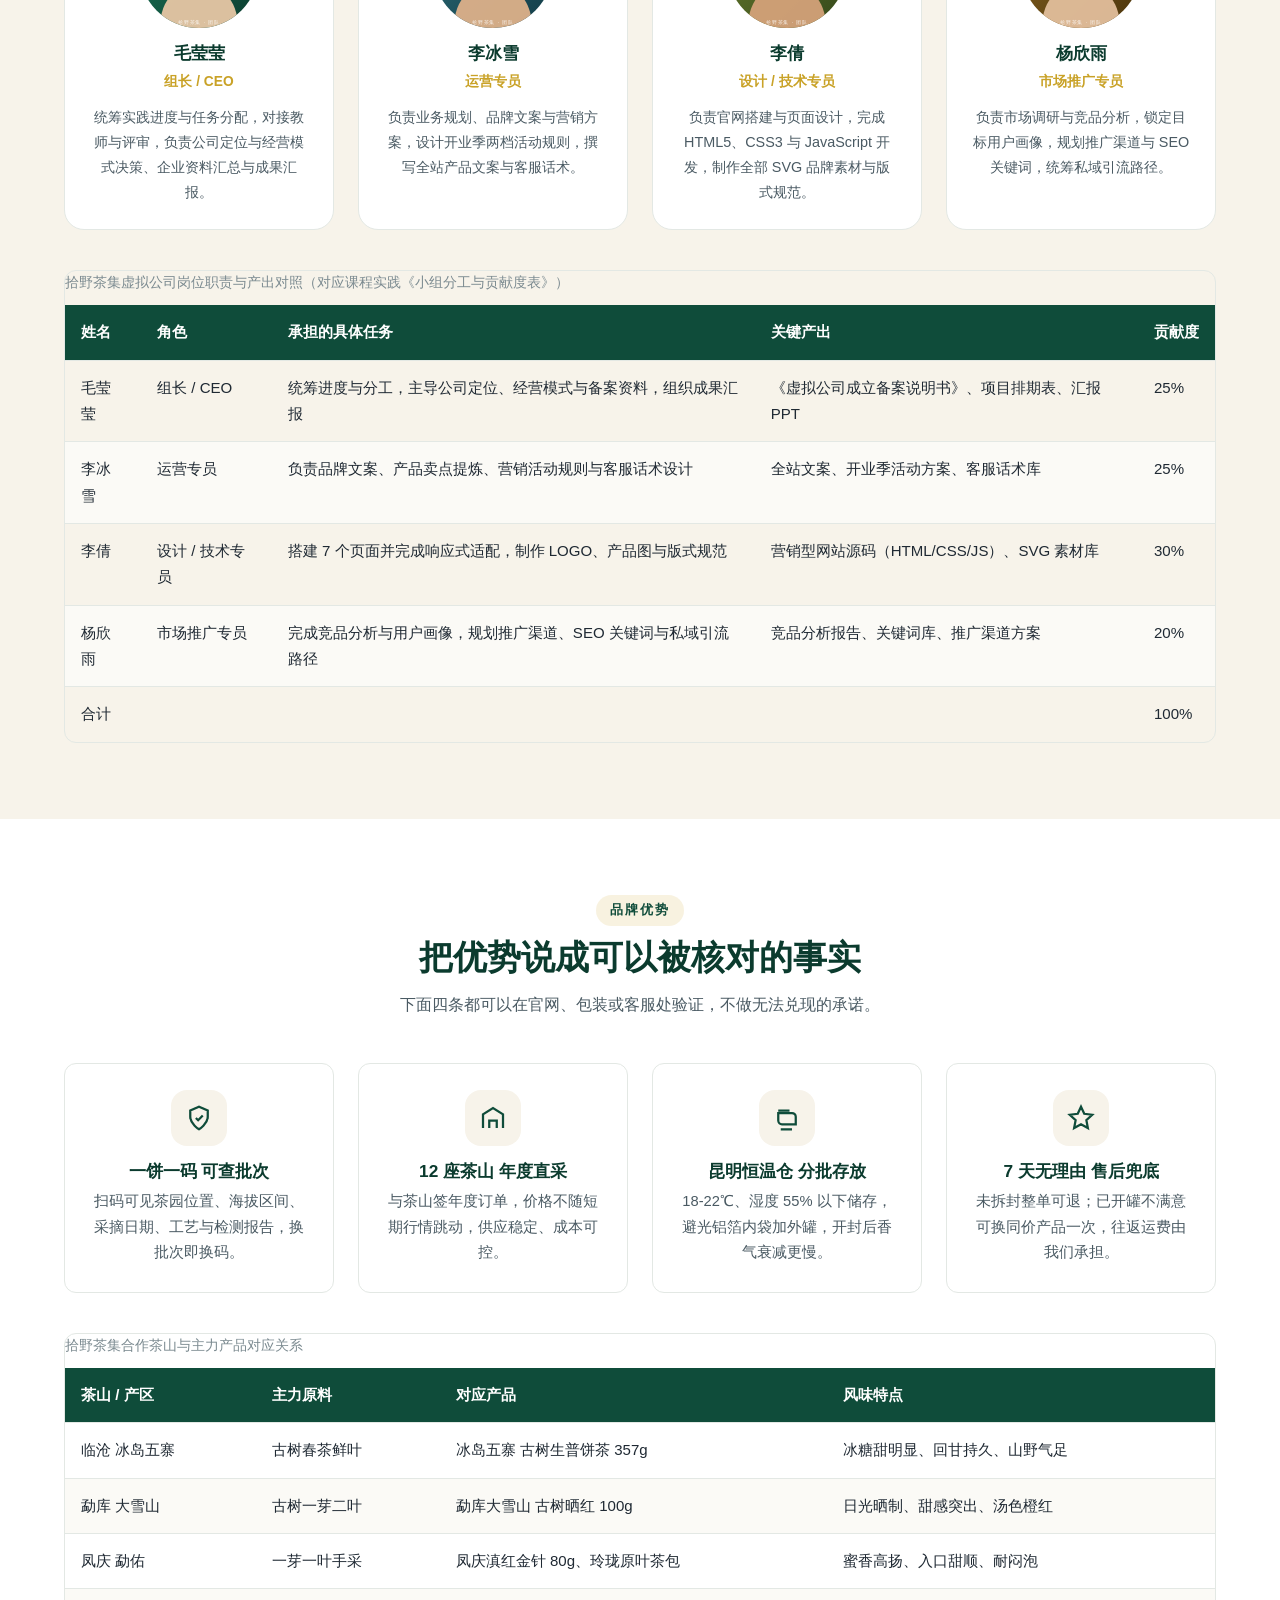
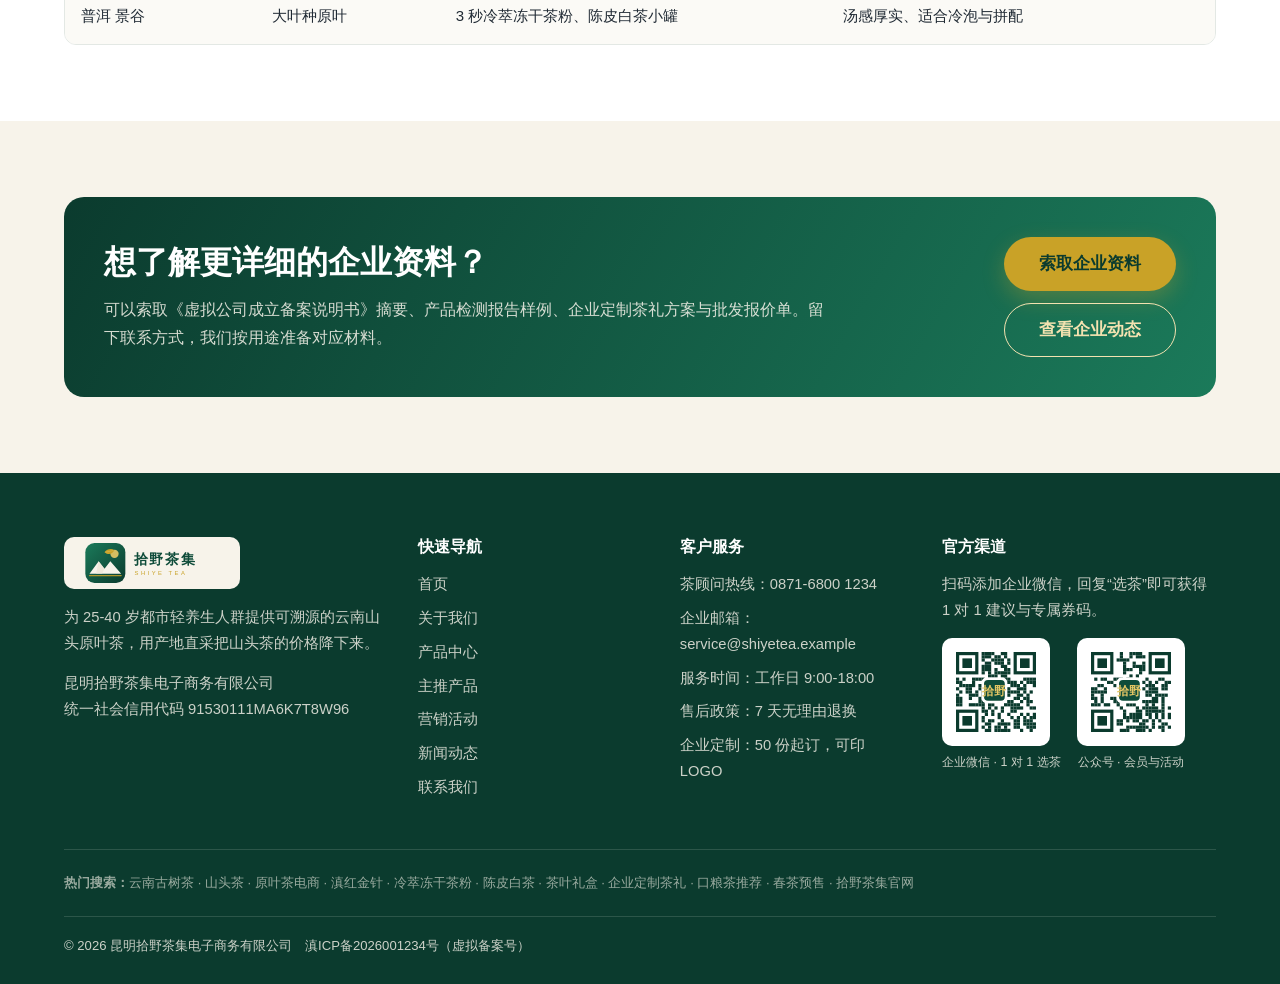
<file: about.html>
<!DOCTYPE html>
<html lang="zh-CN">
<head>
<meta charset="UTF-8">
<meta name="viewport" content="width=device-width, initial-scale=1">
<title>关于我们_拾野茶集_云南山头茶产地直采电商企业介绍</title>
<meta name="description" content="昆明拾野茶集电子商务有限公司成立于2026年9月8日，以B2C自营电商加私域会员订阅模式经营云南山头原叶茶，与12座茶山签订年度直采协议，团队由CEO、运营、技术设计与市场推广四个岗位构成。">
<meta name="keywords" content="拾野茶集,云南茶叶电商公司,山头茶品牌,产地直采,茶叶电商团队,拾野茶集企业理念,古树茶直采">
<meta name="robots" content="index,follow">
<link rel="canonical" href="https://301031.github.io/shiyetea-website/about.html">
<meta property="og:title" content="关于拾野茶集｜让云南山头茶回到日常价格">
<meta property="og:description" content="我们是把云南山头原叶茶做成日常口粮的电商团队，产地直采、一饼一码溯源、7天无理由退换。">
<link rel="icon" href="assets/images/favicon.svg" type="image/svg+xml">
<link rel="stylesheet" href="css/style.css">
<script>document.documentElement.classList.add('js');</script>
</head>
<body>
<a class="visually-hidden" href="#main">跳到主要内容</a>

<div class="topbar">
  <div class="container topbar__inner">
    <p style="margin:0">开业季 · 新客立减 20 元，季度会员再省 60 元　<a href="activity.html">查看活动规则 →</a></p>
    <ul class="topbar__list">
      <li>茶顾问热线 0871-6800 1234</li>
      <li>工作日 9:00-18:00</li>
    </ul>
  </div>
</div>

<header class="site-header">
  <div class="container site-header__inner">
    <a class="brand" href="index.html" aria-label="拾野茶集官网首页">
      <img src="assets/images/logo.svg" alt="拾野茶集 SHIYE TEA 品牌标志" width="320" height="96">
    </a>
    <nav class="nav" id="siteNav" aria-label="主导航">
      <ul class="nav__list">
        <li><a class="nav__link" href="index.html">首页</a></li>
        <li><a class="nav__link" href="about.html">关于我们</a></li>
        <li><a class="nav__link" href="products.html">产品中心</a></li>
        <li><a class="nav__link" href="product-detail.html">主推产品</a></li>
        <li><a class="nav__link" href="activity.html">营销活动</a></li>
        <li><a class="nav__link" href="news.html">新闻动态</a></li>
        <li><a class="nav__link" href="contact.html">联系我们</a></li>
      </ul>
    </nav>
    <div class="header__cta">
      <a class="btn btn--primary btn--sm" href="contact.html#leave-message" data-consult>立即咨询</a>
    </div>
    <button class="nav-toggle" type="button" data-nav-toggle aria-label="展开导航菜单" aria-expanded="false" aria-controls="siteNav">
      <span></span><span></span><span></span>
    </button>
  </div>
</header>

<main id="main">

  <section class="pagehead">
    <div class="container">
      <nav class="breadcrumb" aria-label="面包屑导航">
        <ol>
          <li><a href="index.html">首页</a></li>
          <li>关于我们</li>
        </ol>
      </nav>
      <h1>关于拾野茶集</h1>
      <p>一家把云南山头原叶茶做成日常口粮的电子商务公司。我们用产地直采与可溯源包装，让“真山头、真年份、真检测”成为可以核对的商品信息，而不是广告词。</p>
    </div>
  </section>

  <section class="sec">
    <div class="container">
      <div class="layout-aside">
        <div>
          <span class="sec__eyebrow">公司介绍</span>
          <h2 class="sec__title" style="margin-top:10px">从一座茶山开始，把价格水分挤出去</h2>
          <p>昆明拾野茶集电子商务有限公司成立于 2026 年 9 月 8 日，注册于云南省昆明市官渡区滇越数字电商产业园，注册资本 100 万元（虚拟备案）。公司以 B2C 自营电商为主营模式，同时运营私域会员订阅与 B2B 企业定制茶礼业务，主营云南山头原叶茶：临沧冰岛五寨古树生普、勐库大雪山古树晒红、凤庆滇红金针，以及玲珑原叶茶包、3 秒冷萃冻干茶粉、陈皮白茶小罐等便捷冲泡产品。</p>
          <p>我们服务的核心人群是 25-40 岁的都市轻养生人群。他们愿意为品质付费，但没有精力研究复杂的茶文化，也担心花高价买到香精茶或拼配茶。针对这一点，拾野茶集把每一批茶的茶园位置、海拔区间、采摘日期、制茶师傅与检测报告整理成唯一追溯码，贴在包装上，扫码即查。信息透明了，选择就不再依赖话术。</p>
          <p>供应链上，公司与临沧、勐库、凤庆等地的 12 座茶山签订年度直采协议，鲜叶进场后按批次送第三方检测，仓储设在昆明恒温仓，温度控制在 18-22℃、湿度 55% 以下。省去多级中间商后，同品质山头茶的价格比常规渠道低 20%-35%，这也是我们能把日常口粮茶做进 79-268 元价格带的原因。</p>
          <p>未来两年，拾野茶集计划把合作茶山扩展到 20 座，建成可公开查询的批次数据库，并让会员订阅成为主要复购方式。我们的目标不是做成最大的茶叶店铺，而是成为消费者心里“可以放心闭眼买”的那一家。</p>
          <div class="flex" style="flex-wrap:wrap;margin-top:22px">
            <a class="btn btn--primary" href="contact.html#leave-message" data-consult>联系我们</a>
            <a class="btn btn--outline" href="products.html">查看产品中心</a>
          </div>
        </div>
        <aside class="side-sticky">
          <div class="card card--cream">
            <h3>企业信息一览</h3>
            <ul class="info-list">
              <li><b>公司名称</b><span>昆明拾野茶集电子商务有限公司</span></li>
              <li><b>英文名称</b><span>SHIYE TEA COLLECTIVE CO., LTD.</span></li>
              <li><b>品牌 Slogan</b><span>把云南山头，装进你的杯子</span></li>
              <li><b>信用代码</b><span>91530111MA6K7T8W96</span></li>
              <li><b>成立日期</b><span>2026 年 9 月 8 日</span></li>
              <li><b>注册资本</b><span>100 万元人民币（虚拟）</span></li>
              <li><b>经营模式</b><span>B2C 自营电商 + 私域会员订阅（辅：B2B 企业定制）</span></li>
              <li><b>所属行业</b><span>食品饮料 / 茶叶及茶制品电商</span></li>
            </ul>
          </div>
          <div class="card">
            <h3>品牌主色与辅助色</h3>
            <ul class="info-list">
              <li><b>主色</b><span>#0F4C3A 拾野山黛绿</span></li>
              <li><b>辅助色</b><span>#C9A227 茶金　#F7F3EA 云米白</span></li>
            </ul>
            <p class="form__hint" style="margin:10px 0 0">全站配色与 LOGO、宣传语保持一致，用于统一品牌识别。</p>
          </div>
        </aside>
      </div>
    </div>
  </section>

  <section class="sec sec--cream">
    <div class="container">
      <div class="sec__head reveal">
        <span class="sec__eyebrow">企业理念</span>
        <h2 class="sec__title">我们只做三件确定的事</h2>
        <p class="sec__desc">这三条既是品牌理念，也是选品与售后的执行标准，写在员工手册第一页。</p>
      </div>
      <div class="grid grid--3">
        <article class="card reveal">
          <h3>信息透明，不靠故事卖茶</h3>
          <p>茶园位置、海拔、采摘日期、工艺与检测报告全部公开可查。凡是无法提供来源证明的原料，我们不进货；凡是无法核对的宣传语，我们不用。</p>
        </article>
        <article class="card reveal">
          <h3>口粮茶价格，山头茶品质</h3>
          <p>把预算花在原料与工艺上，而不是过度包装与流量投放。日常喝的那杯茶应该在 100 元上下，送礼的那份体面再单独设计礼盒。</p>
        </article>
        <article class="card reveal">
          <h3>先解决问题，再谈复购</h3>
          <p>顾客的每个口味反馈都会进入茶山改进清单。我们更愿意花 30 分钟帮你挑对一款茶，而不是催你尽快下单。</p>
        </article>
      </div>
    </div>
  </section>

  <section class="sec">
    <div class="container">
      <div class="grid grid--2">
        <div class="reveal">
          <span class="sec__eyebrow">品牌故事</span>
          <h2 class="sec__title" style="margin-top:10px">一支 2019 年的滇红，把我们从写字楼带到了茶山</h2>
          <p>2025 年冬天，团队里负责选品的同事从凤庆带回一罐 2019 年的滇红。那罐茶汤色橙亮、蜜香很足，冲泡七八次仍有甜感，可它在当地只卖几十元一斤。同一时间，城市里的朋友在网上花三百多元买到的“古树红茶”，喝着却有明显的香精味。</p>
          <p>这个落差让我们意识到：问题不在于中国人不懂喝茶，而在于信息不对称——好茶和故事被一起打包，消费者只能靠价格猜品质。于是我们决定做一件笨但清楚的事：直接找到茶山，把每一批茶的真实信息写在包装上，让价格回到原料本身。</p>
          <p>2026 年 9 月，拾野茶集在昆明成立。“拾野”取自“拾取山野之物”，我们相信好茶不是被营销出来的，而是被认真种出来、如实说出来的。</p>
        </div>
        <div class="reveal">
          <span class="sec__eyebrow">发展历程</span>
          <h2 class="sec__title" style="margin-top:10px">从一次茶山走访到一家公司</h2>
          <ul class="timeline" style="margin-top:18px">
            <li>
              <time>2025 年 12 月</time>
              <strong>茶山走访</strong>
              <p style="margin:0">团队走访临沧、凤庆 6 座茶山，确定首批 4 款原叶茶产品方向。</p>
            </li>
            <li>
              <time>2026 年 3 月</time>
              <strong>供应链试跑</strong>
              <p style="margin:0">与 3 座茶山签订试采协议，完成首批 2026 年春茶压饼与小批量内测。</p>
            </li>
            <li>
              <time>2026 年 6 月</time>
              <strong>产品打磨</strong>
              <p style="margin:0">上线一饼一码溯源系统，完成 8 款产品的包装、定价与检测报告归档。</p>
            </li>
            <li>
              <time>2026 年 9 月 8 日</time>
              <strong>公司成立</strong>
              <p style="margin:0">昆明拾野茶集电子商务有限公司完成虚拟注册备案，12 座茶山直采协议签约完成。</p>
            </li>
            <li>
              <time>2026 年 9 月 23 日</time>
              <strong>官网上线与开业季</strong>
              <p style="margin:0">营销型官网上线，同步开启新客立减与季度会员两档开业活动。</p>
            </li>
          </ul>
        </div>
      </div>
    </div>
  </section>

  <section class="sec sec--cream" id="team">
    <div class="container">
      <div class="sec__head reveal">
        <span class="sec__eyebrow">团队介绍</span>
        <h2 class="sec__title">四个人，四个岗位，各管一段</h2>
        <p class="sec__desc">团队共 4 人，按 CEO、运营、设计/技术、市场推广分工，人人定岗、人人有责，不做挂名（虚拟教学团队）。</p>
      </div>
      <div class="grid grid--4">
        <article class="team-card reveal">
          <img src="assets/images/team/t1.svg" alt="CEO 毛莹莹 头像占位图" width="400" height="400" loading="lazy">
          <h3>毛莹莹</h3>
          <span class="role">组长 / CEO</span>
          <p>统筹实践进度与任务分配，对接教师与评审，负责公司定位与经营模式决策、企业资料汇总与成果汇报。</p>
        </article>
        <article class="team-card reveal">
          <img src="assets/images/team/t2.svg" alt="运营专员 李冰雪 头像占位图" width="400" height="400" loading="lazy">
          <h3>李冰雪</h3>
          <span class="role">运营专员</span>
          <p>负责业务规划、品牌文案与营销方案，设计开业季两档活动规则，撰写全站产品文案与客服话术。</p>
        </article>
        <article class="team-card reveal">
          <img src="assets/images/team/t3.svg" alt="设计技术专员 李倩 头像占位图" width="400" height="400" loading="lazy">
          <h3>李倩</h3>
          <span class="role">设计 / 技术专员</span>
          <p>负责官网搭建与页面设计，完成 HTML5、CSS3 与 JavaScript 开发，制作全部 SVG 品牌素材与版式规范。</p>
        </article>
        <article class="team-card reveal">
          <img src="assets/images/team/t4.svg" alt="市场推广专员 杨欣雨 头像占位图" width="400" height="400" loading="lazy">
          <h3>杨欣雨</h3>
          <span class="role">市场推广专员</span>
          <p>负责市场调研与竞品分析，锁定目标用户画像，规划推广渠道与 SEO 关键词，统筹私域引流路径。</p>
        </article>
      </div>

      <div class="table-wrap reveal" style="margin-top:40px">
        <table class="table">
          <caption>拾野茶集虚拟公司岗位职责与产出对照（对应课程实践《小组分工与贡献度表》）</caption>
          <thead>
            <tr>
              <th scope="col">姓名</th>
              <th scope="col">角色</th>
              <th scope="col">承担的具体任务</th>
              <th scope="col">关键产出</th>
              <th scope="col">贡献度</th>
            </tr>
          </thead>
          <tbody>
            <tr>
              <td>毛莹莹</td>
              <td>组长 / CEO</td>
              <td>统筹进度与分工，主导公司定位、经营模式与备案资料，组织成果汇报</td>
              <td>《虚拟公司成立备案说明书》、项目排期表、汇报 PPT</td>
              <td>25%</td>
            </tr>
            <tr>
              <td>李冰雪</td>
              <td>运营专员</td>
              <td>负责品牌文案、产品卖点提炼、营销活动规则与客服话术设计</td>
              <td>全站文案、开业季活动方案、客服话术库</td>
              <td>25%</td>
            </tr>
            <tr>
              <td>李倩</td>
              <td>设计 / 技术专员</td>
              <td>搭建 7 个页面并完成响应式适配，制作 LOGO、产品图与版式规范</td>
              <td>营销型网站源码（HTML/CSS/JS）、SVG 素材库</td>
              <td>30%</td>
            </tr>
            <tr>
              <td>杨欣雨</td>
              <td>市场推广专员</td>
              <td>完成竞品分析与用户画像，规划推广渠道、SEO 关键词与私域引流路径</td>
              <td>竞品分析报告、关键词库、推广渠道方案</td>
              <td>20%</td>
            </tr>
            <tr>
              <td colspan="4">合计</td>
              <td>100%</td>
            </tr>
          </tbody>
        </table>
      </div>
    </div>
  </section>

  <section class="sec">
    <div class="container">
      <div class="sec__head reveal">
        <span class="sec__eyebrow">品牌优势</span>
        <h2 class="sec__title">把优势说成可以被核对的事实</h2>
        <p class="sec__desc">下面四条都可以在官网、包装或客服处验证，不做无法兑现的承诺。</p>
      </div>
      <div class="grid grid--4">
        <article class="feature reveal">
          <div class="feature__icon" aria-hidden="true">
            <svg viewBox="0 0 24 24" fill="none" stroke="currentColor" stroke-width="1.8"><path d="M12 21s7-4.2 7-10V6l-7-3-7 3v5c0 5.8 7 10 7 10z"/><path d="M9.5 12l1.8 1.8L15 10"/></svg>
          </div>
          <h3>一饼一码 可查批次</h3>
          <p>扫码可见茶园位置、海拔区间、采摘日期、工艺与检测报告，换批次即换码。</p>
        </article>
        <article class="feature reveal">
          <div class="feature__icon" aria-hidden="true">
            <svg viewBox="0 0 24 24" fill="none" stroke="currentColor" stroke-width="1.8"><path d="M4 20V9l8-5 8 5v11"/><path d="M9 20v-6h6v6"/></svg>
          </div>
          <h3>12 座茶山 年度直采</h3>
          <p>与茶山签年度订单，价格不随短期行情跳动，供应稳定、成本可控。</p>
        </article>
        <article class="feature reveal">
          <div class="feature__icon" aria-hidden="true">
            <svg viewBox="0 0 24 24" fill="none" stroke="currentColor" stroke-width="1.8"><path d="M5 8h11a3 3 0 0 1 3 3v6H8a3 3 0 0 1-3-3z"/><path d="M5 6h9M7 21h9"/></svg>
          </div>
          <h3>昆明恒温仓 分批存放</h3>
          <p>18-22℃、湿度 55% 以下储存，避光铝箔内袋加外罐，开封后香气衰减更慢。</p>
        </article>
        <article class="feature reveal">
          <div class="feature__icon" aria-hidden="true">
            <svg viewBox="0 0 24 24" fill="none" stroke="currentColor" stroke-width="1.8"><path d="M12 3l2.6 5.6 6.4.8-4.7 4.3 1.2 6.3L12 17l-5.5 3 1.2-6.3L3 9.4l6.4-.8z"/></svg>
          </div>
          <h3>7 天无理由 售后兜底</h3>
          <p>未拆封整单可退；已开罐不满意可换同价产品一次，往返运费由我们承担。</p>
        </article>
      </div>

      <div class="table-wrap reveal" style="margin-top:40px">
        <table class="table">
          <caption>拾野茶集合作茶山与主力产品对应关系</caption>
          <thead>
            <tr><th scope="col">茶山 / 产区</th><th scope="col">主力原料</th><th scope="col">对应产品</th><th scope="col">风味特点</th></tr>
          </thead>
          <tbody>
            <tr><td>临沧 冰岛五寨</td><td>古树春茶鲜叶</td><td>冰岛五寨 古树生普饼茶 357g</td><td>冰糖甜明显、回甘持久、山野气足</td></tr>
            <tr><td>勐库 大雪山</td><td>古树一芽二叶</td><td>勐库大雪山 古树晒红 100g</td><td>日光晒制、甜感突出、汤色橙红</td></tr>
            <tr><td>凤庆 勐佑</td><td>一芽一叶手采</td><td>凤庆滇红金针 80g、玲珑原叶茶包</td><td>蜜香高扬、入口甜顺、耐闷泡</td></tr>
            <tr><td>普洱 景谷</td><td>大叶种原叶</td><td>3 秒冷萃冻干茶粉、陈皮白茶小罐</td><td>汤感厚实、适合冷泡与拼配</td></tr>
          </tbody>
        </table>
      </div>
    </div>
  </section>

  <section class="sec sec--cream">
    <div class="container">
      <div class="cta-band reveal">
        <div>
          <h2>想了解更详细的企业资料？</h2>
          <p>可以索取《虚拟公司成立备案说明书》摘要、产品检测报告样例、企业定制茶礼方案与批发报价单。留下联系方式，我们按用途准备对应材料。</p>
        </div>
        <div class="cta-band__actions">
          <a class="btn btn--primary btn--lg" href="contact.html#leave-message" data-consult>索取企业资料</a>
          <a class="btn btn--outline btn--lg" href="news.html" style="border-color:#f3e2b0;color:#f3e2b0">查看企业动态</a>
        </div>
      </div>
    </div>
  </section>

</main>

<footer class="site-footer">
  <div class="container">
    <div class="footer__grid">
      <div class="footer__brand">
        <img src="assets/images/logo.svg" alt="拾野茶集 SHIYE TEA 品牌标志" width="320" height="96">
        <p style="margin-top:16px">为 25-40 岁都市轻养生人群提供可溯源的云南山头原叶茶，用产地直采把山头茶的价格降下来。</p>
        <p style="margin:0">昆明拾野茶集电子商务有限公司<br>统一社会信用代码 91530111MA6K7T8W96</p>
      </div>
      <div>
        <h3>快速导航</h3>
        <ul class="footer__links">
          <li><a href="index.html">首页</a></li>
          <li><a href="about.html">关于我们</a></li>
          <li><a href="products.html">产品中心</a></li>
          <li><a href="product-detail.html">主推产品</a></li>
          <li><a href="activity.html">营销活动</a></li>
          <li><a href="news.html">新闻动态</a></li>
          <li><a href="contact.html">联系我们</a></li>
        </ul>
      </div>
      <div>
        <h3>客户服务</h3>
        <ul class="footer__links">
          <li>茶顾问热线：0871-6800 1234</li>
          <li>企业邮箱：service@shiyetea.example</li>
          <li>服务时间：工作日 9:00-18:00</li>
          <li>售后政策：7 天无理由退换</li>
          <li>企业定制：50 份起订，可印 LOGO</li>
        </ul>
      </div>
      <div>
        <h3>官方渠道</h3>
        <p style="margin:0">扫码添加企业微信，回复“选茶”即可获得 1 对 1 建议与专属券码。</p>
        <div class="footer__qr">
          <figure><img src="assets/images/qr/wechat-work.svg" alt="拾野茶集企业微信二维码" width="240" height="240" loading="lazy"><figcaption>企业微信 · 1 对 1 选茶</figcaption></figure>
          <figure><img src="assets/images/qr/official-account.svg" alt="拾野茶集微信公众号二维码" width="240" height="240" loading="lazy"><figcaption>公众号 · 会员与活动</figcaption></figure>
        </div>
      </div>
    </div>
    <div class="footer__keywords">
      <strong>热门搜索：</strong>云南古树茶 · 山头茶 · 原叶茶电商 · 滇红金针 · 冷萃冻干茶粉 · 陈皮白茶 · 茶叶礼盒 · 企业定制茶礼 · 口粮茶推荐 · 春茶预售 · 拾野茶集官网
    </div>
    <div class="footer__bottom">
      <p style="margin:0">© 2026 昆明拾野茶集电子商务有限公司　滇ICP备2026001234号（虚拟备案号）</p>
    </div>
  </div>
</footer>

<aside class="float-rail" aria-label="快捷咨询入口">
  <a class="float-rail__item float-rail__item--gold" href="contact.html#leave-message" data-consult title="在线咨询">在线<br>咨询</a>
  <a class="float-rail__item" href="activity.html" title="领取优惠券">领券</a>
  <a class="float-rail__item" href="contact.html#wechat" title="企业微信">微信</a>
  <a class="float-rail__item" href="tel:087168001234" title="电话咨询">电话</a>
</aside>
<button class="to-top" type="button" data-to-top aria-label="返回页面顶部">↑</button>

<script src="js/main.js" defer></script>
</body>
</html>
</file>
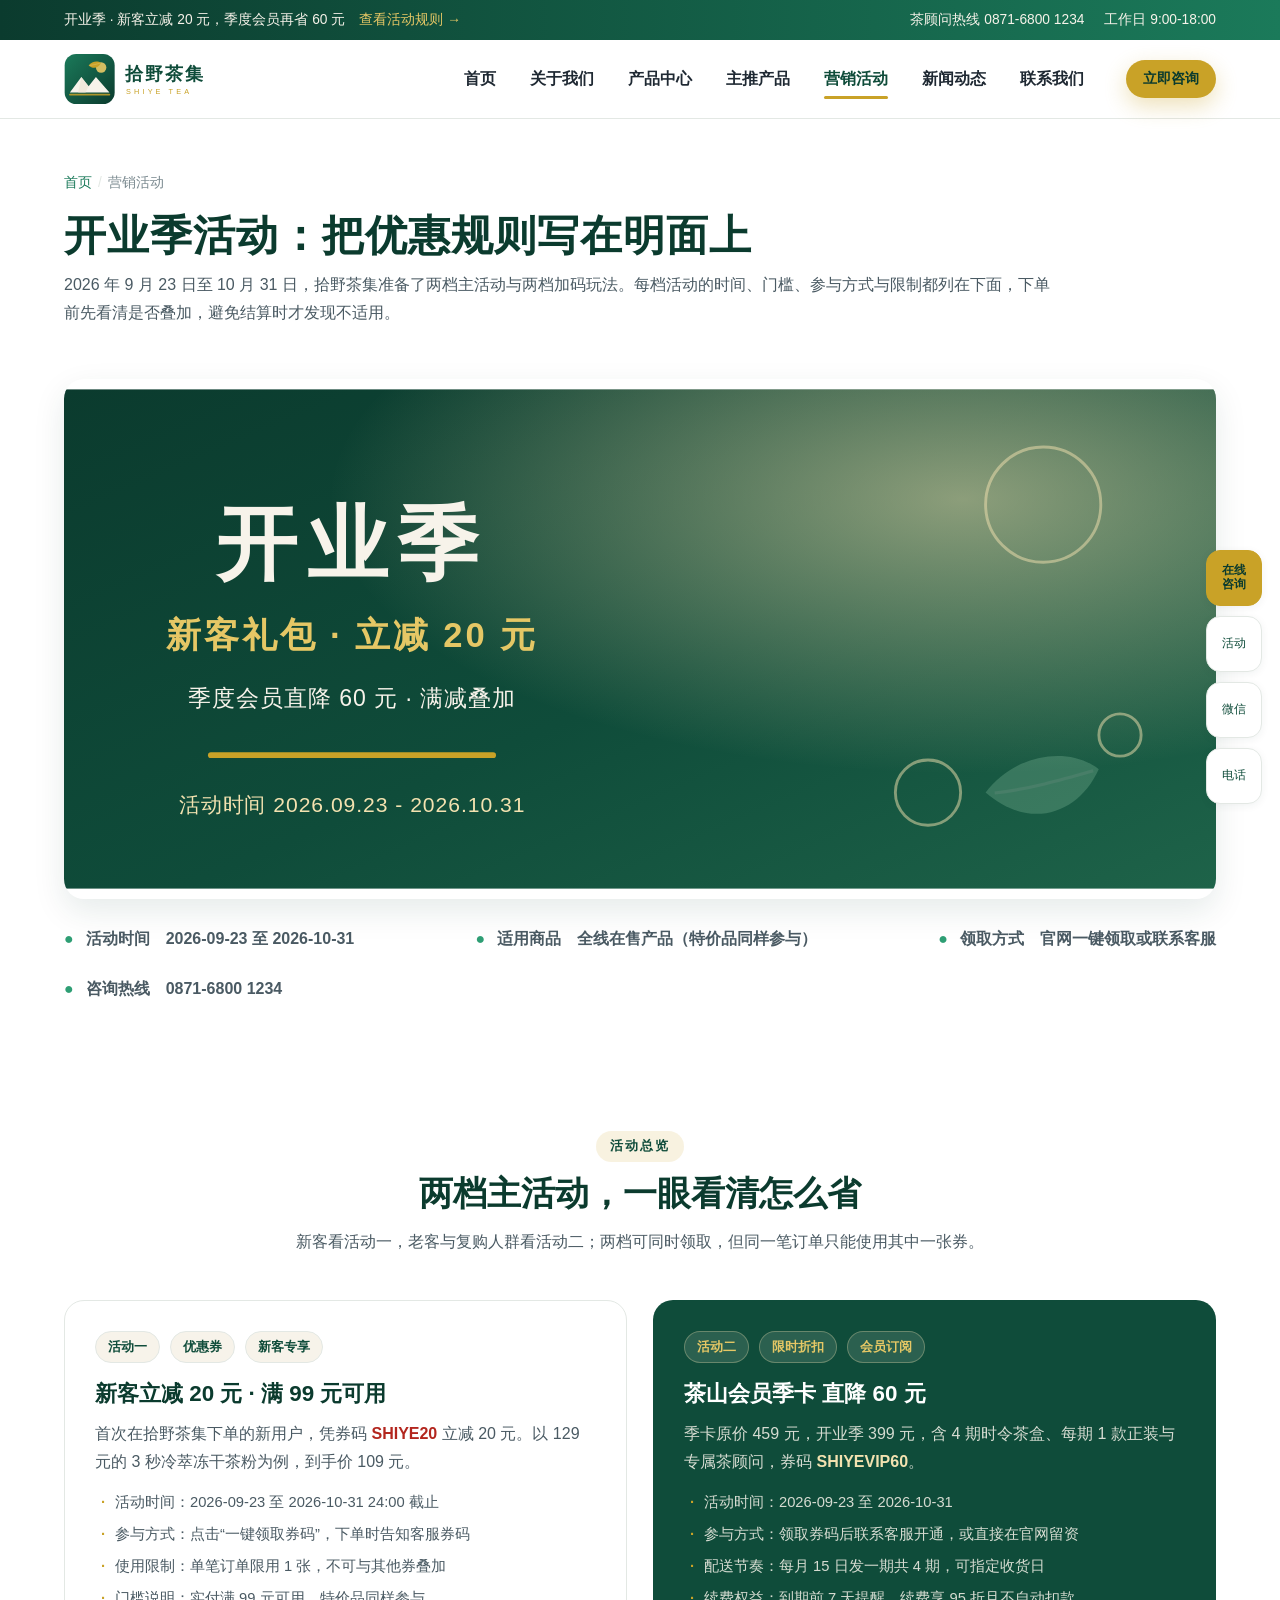
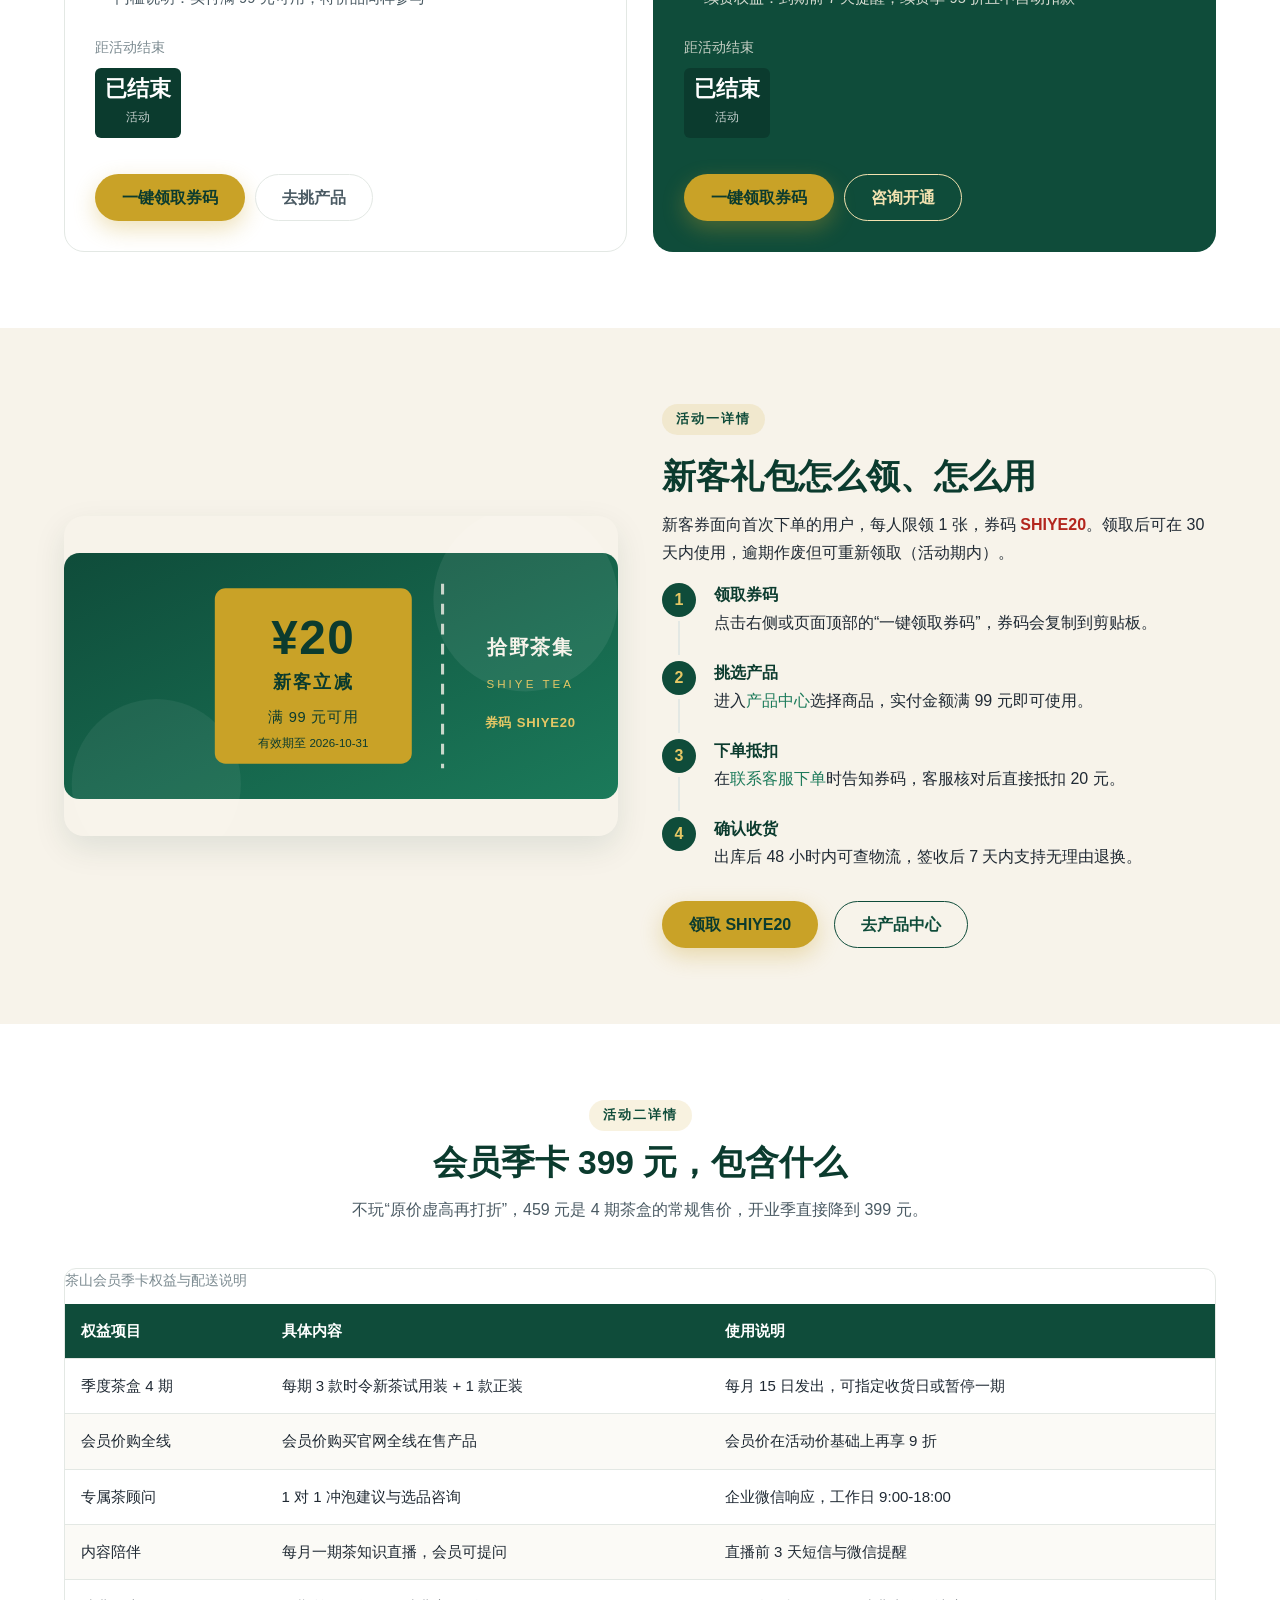
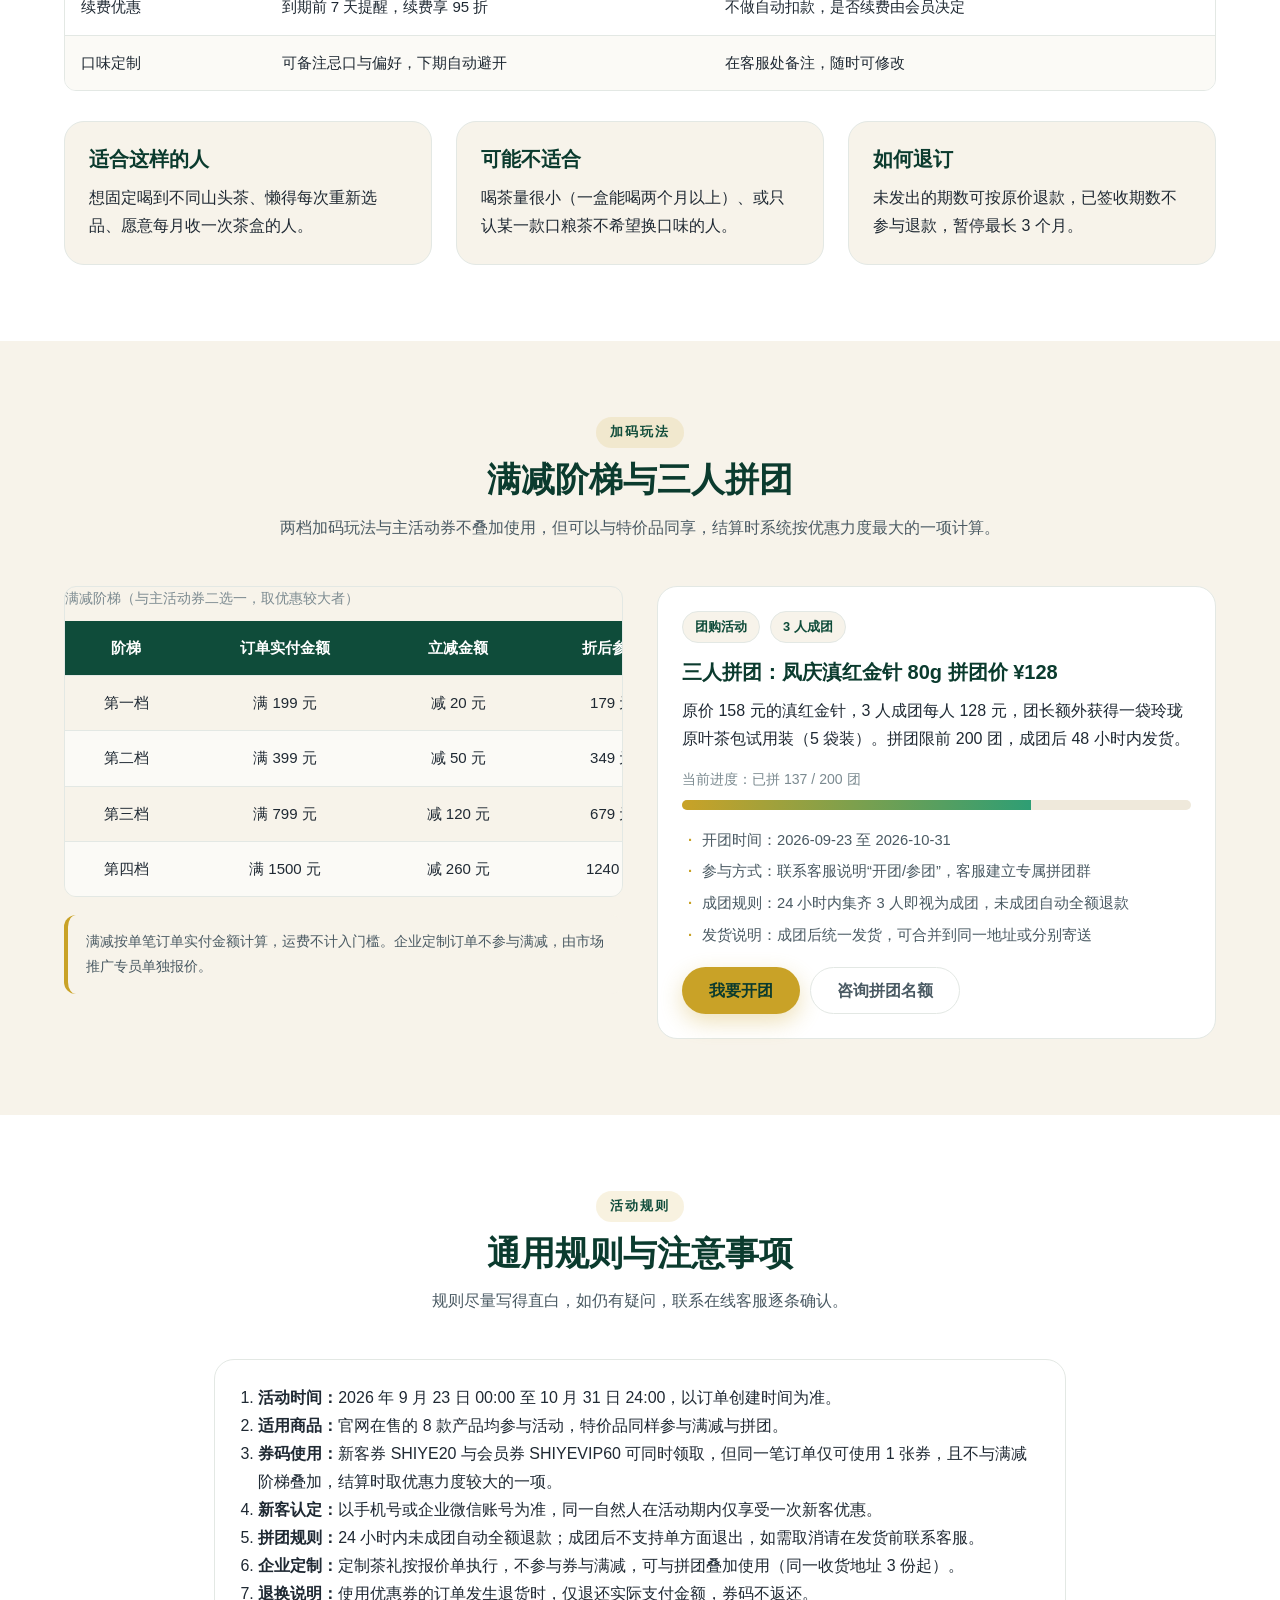
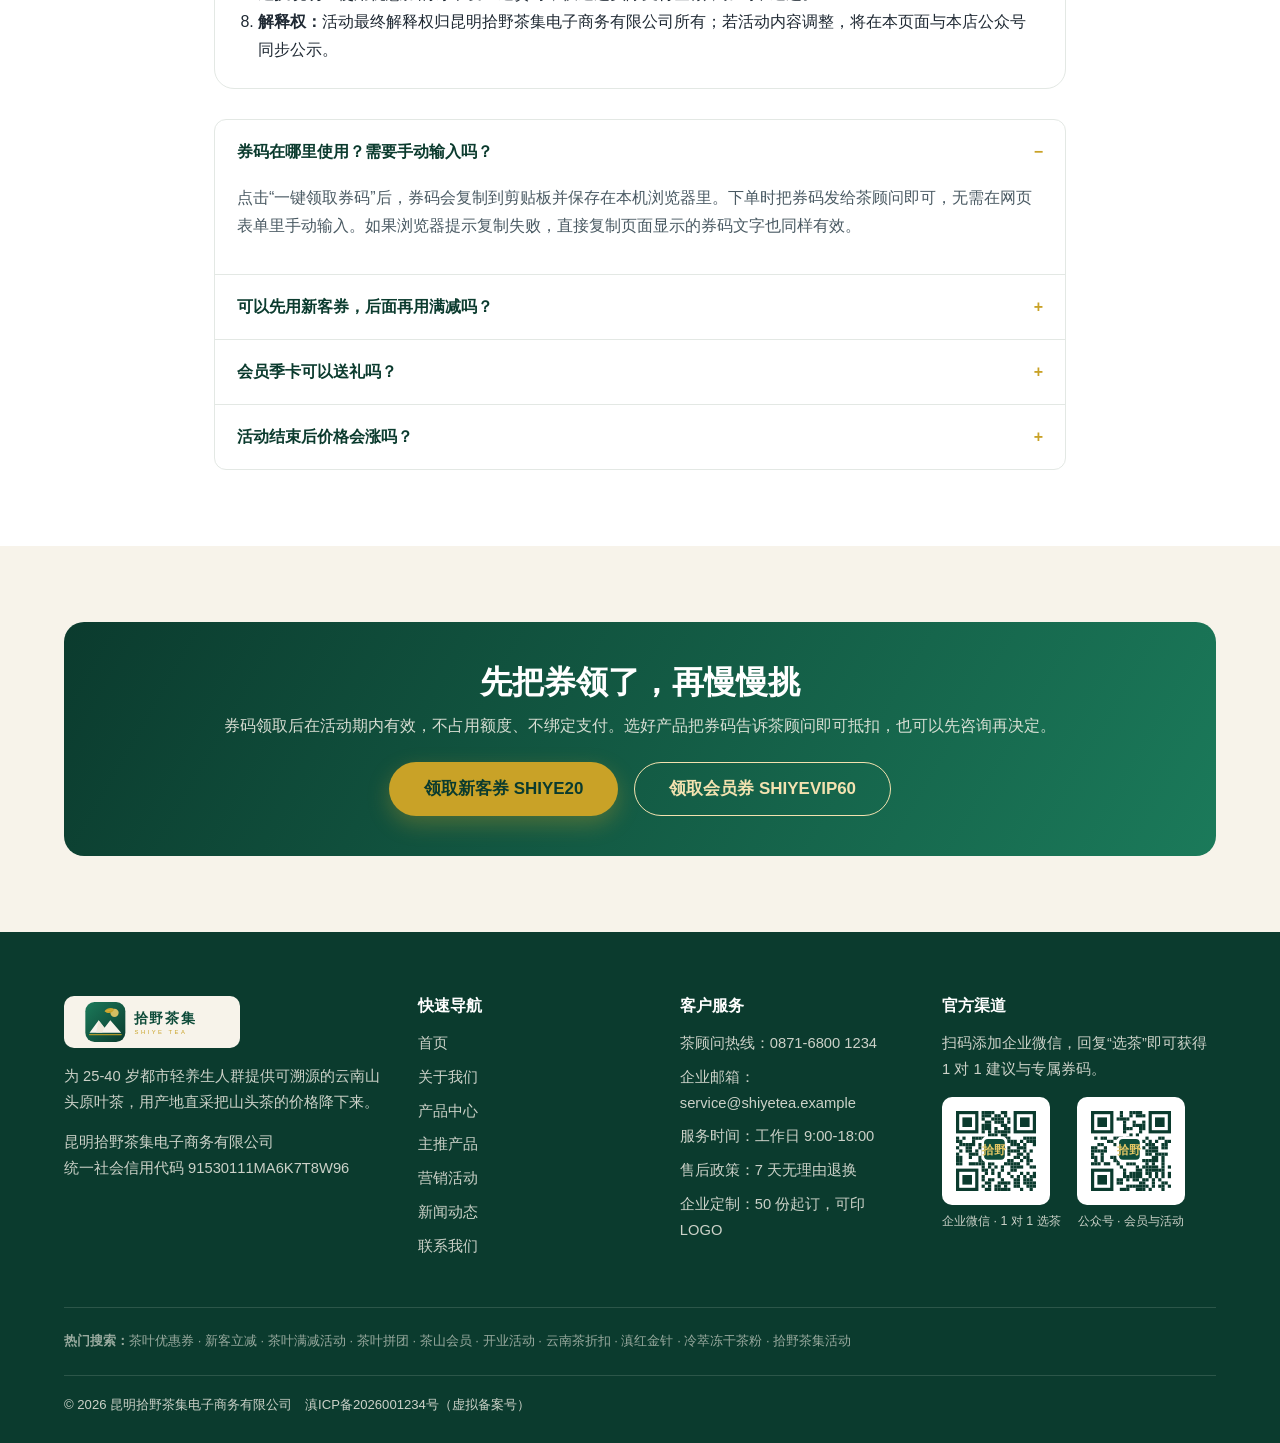
<file: activity.html>
<!DOCTYPE html>
<html lang="zh-CN">
<head>
<meta charset="UTF-8">
<meta name="viewport" content="width=device-width, initial-scale=1">
<title>营销活动_新客立减20元_会员季卡直降60元_满减与拼团_拾野茶集</title>
<meta name="description" content="拾野茶集开业季活动：新客立减20元券（券码SHIYE20，满99元可用）、茶山会员季卡直降60元（券码SHIYEVIP60），另含满199减20的满减阶梯与3人拼团玩法。活动时间2026年9月23日至10月31日，规则与参与方式全部公开。">
<meta name="keywords" content="茶叶优惠券,新客立减,茶叶满减活动,茶叶拼团,茶山会员,开业活动,云南茶折扣,拾野茶集活动">
<meta name="robots" content="index,follow">
<link rel="canonical" href="https://301031.github.io/shiyetea-website/activity.html">
<meta property="og:title" content="拾野茶集开业季｜新客立减 20 元，会员季卡直降 60 元">
<meta property="og:description" content="活动时间 2026-09-23 至 2026-10-31，规则与参与方式公开，可叠加前先看清说明。">
<meta property="og:image" content="https://301031.github.io/shiyetea-website/assets/images/banner/opening.svg">
<link rel="icon" href="assets/images/favicon.svg" type="image/svg+xml">
<link rel="stylesheet" href="css/style.css">
<script>document.documentElement.classList.add('js');</script>
</head>
<body>
<a class="visually-hidden" href="#main">跳到主要内容</a>

<div class="topbar">
  <div class="container topbar__inner">
    <p style="margin:0">开业季 · 新客立减 20 元，季度会员再省 60 元　<a href="#rules">查看活动规则 →</a></p>
    <ul class="topbar__list">
      <li>茶顾问热线 0871-6800 1234</li>
      <li>工作日 9:00-18:00</li>
    </ul>
  </div>
</div>

<header class="site-header">
  <div class="container site-header__inner">
    <a class="brand" href="index.html" aria-label="拾野茶集官网首页">
      <img src="assets/images/logo.svg" alt="拾野茶集 SHIYE TEA 品牌标志" width="320" height="96">
    </a>
    <nav class="nav" id="siteNav" aria-label="主导航">
      <ul class="nav__list">
        <li><a class="nav__link" href="index.html">首页</a></li>
        <li><a class="nav__link" href="about.html">关于我们</a></li>
        <li><a class="nav__link" href="products.html">产品中心</a></li>
        <li><a class="nav__link" href="product-detail.html">主推产品</a></li>
        <li><a class="nav__link" href="activity.html">营销活动</a></li>
        <li><a class="nav__link" href="news.html">新闻动态</a></li>
        <li><a class="nav__link" href="contact.html">联系我们</a></li>
      </ul>
    </nav>
    <div class="header__cta">
      <a class="btn btn--primary btn--sm" href="contact.html#leave-message" data-consult>立即咨询</a>
    </div>
    <button class="nav-toggle" type="button" data-nav-toggle aria-label="展开导航菜单" aria-expanded="false" aria-controls="siteNav">
      <span></span><span></span><span></span>
    </button>
  </div>
</header>

<main id="main">

  <section class="pagehead" style="padding-bottom:0;background:var(--c-white);border-bottom:0">
    <div class="container">
      <nav class="breadcrumb" aria-label="面包屑导航">
        <ol>
          <li><a href="index.html">首页</a></li>
          <li>营销活动</li>
        </ol>
      </nav>
      <h1>开业季活动：把优惠规则写在明面上</h1>
      <p>2026 年 9 月 23 日至 10 月 31 日，拾野茶集准备了两档主活动与两档加码玩法。每档活动的时间、门槛、参与方式与限制都列在下面，下单前先看清是否叠加，避免结算时才发现不适用。</p>
    </div>
  </section>

  <section class="sec sec--tight">
    <div class="container">
      <img src="assets/images/banner/opening.svg" alt="拾野茶集开业季新客礼包活动主视觉，活动时间 2026.09.23 至 2026.10.31" width="1200" height="520" style="border-radius:20px;box-shadow:var(--shadow-md)">
      <div class="trustbar" style="margin-top:26px">
        <div class="trustbar__item"><span class="tag-free">●</span> 活动时间　2026-09-23 至 2026-10-31</div>
        <div class="trustbar__item"><span class="tag-free">●</span> 适用商品　全线在售产品（特价品同样参与）</div>
        <div class="trustbar__item"><span class="tag-free">●</span> 领取方式　官网一键领取或联系客服</div>
        <div class="trustbar__item"><span class="tag-free">●</span> 咨询热线　0871-6800 1234</div>
      </div>
    </div>
  </section>

  <section class="sec" id="overview">
    <div class="container">
      <div class="sec__head reveal">
        <span class="sec__eyebrow">活动总览</span>
        <h2 class="sec__title">两档主活动，一眼看清怎么省</h2>
        <p class="sec__desc">新客看活动一，老客与复购人群看活动二；两档可同时领取，但同一笔订单只能使用其中一张券。</p>
      </div>
      <div class="actcards">
        <article class="actcard reveal">
          <div class="actcard__body">
            <div class="actcard__meta"><span class="chip">活动一</span><span class="chip">优惠券</span><span class="chip">新客专享</span></div>
            <h3>新客立减 20 元 · 满 99 元可用</h3>
            <p style="color:var(--c-ink-2)">首次在拾野茶集下单的新用户，凭券码 <strong style="color:var(--c-danger)">SHIYE20</strong> 立减 20 元。以 129 元的 3 秒冷萃冻干茶粉为例，到手价 109 元。</p>
            <ul class="actcard__rules">
              <li>活动时间：2026-09-23 至 2026-10-31 24:00 截止</li>
              <li>参与方式：点击“一键领取券码”，下单时告知客服券码</li>
              <li>使用限制：单笔订单限用 1 张，不可与其他券叠加</li>
              <li>门槛说明：实付满 99 元可用，特价品同样参与</li>
            </ul>
            <div style="margin-bottom:18px">
              <p style="margin:0 0 8px;font-size:.88rem;color:var(--c-muted)">距活动结束</p>
              <ul class="countdown" data-countdown data-deadline="2026-10-31T23:59:59"></ul>
            </div>
            <div class="flex" style="margin-top:auto;gap:10px;flex-wrap:wrap">
              <button class="btn btn--primary" type="button" data-coupon="SHIYE20">一键领取券码</button>
              <a class="btn btn--ghost" href="products.html">去挑产品</a>
            </div>
          </div>
        </article>
        <article class="actcard actcard--dark reveal">
          <div class="actcard__body">
            <div class="actcard__meta"><span class="chip">活动二</span><span class="chip">限时折扣</span><span class="chip">会员订阅</span></div>
            <h3>茶山会员季卡 直降 60 元</h3>
            <p style="color:rgba(247,243,234,.86)">季卡原价 459 元，开业季 399 元，含 4 期时令茶盒、每期 1 款正装与专属茶顾问，券码 <strong style="color:#f3e2b0">SHIYEVIP60</strong>。</p>
            <ul class="actcard__rules">
              <li>活动时间：2026-09-23 至 2026-10-31</li>
              <li>参与方式：领取券码后联系客服开通，或直接在官网留资</li>
              <li>配送节奏：每月 15 日发一期共 4 期，可指定收货日</li>
              <li>续费权益：到期前 7 天提醒，续费享 95 折且不自动扣款</li>
            </ul>
            <div style="margin-bottom:18px">
              <p style="margin:0 0 8px;font-size:.88rem;color:rgba(247,243,234,.8)">距活动结束</p>
              <ul class="countdown" data-countdown data-deadline="2026-10-31T23:59:59"></ul>
            </div>
            <div class="flex" style="margin-top:auto;gap:10px;flex-wrap:wrap">
              <button class="btn btn--primary" type="button" data-coupon="SHIYEVIP60">一键领取券码</button>
              <a class="btn btn--outline" href="contact.html#leave-message" style="border-color:#f3e2b0;color:#f3e2b0" data-consult>咨询开通</a>
            </div>
          </div>
        </article>
      </div>
    </div>
  </section>

  <section class="sec sec--cream" id="detail-1">
    <div class="container">
      <div class="grid grid--2" style="align-items:center;gap:44px">
        <figure class="reveal" style="margin:0">
          <img src="assets/images/promo/voucher-20.svg" alt="新客立减 20 元优惠券，券码 SHIYE20，有效期至 2026 年 10 月 31 日" width="720" height="320" style="border-radius:20px;box-shadow:var(--shadow-md)">
        </figure>
        <div class="reveal">
          <span class="sec__eyebrow">活动一详情</span>
          <h2 class="sec__title" style="margin-top:10px">新客礼包怎么领、怎么用</h2>
          <p>新客券面向首次下单的用户，每人限领 1 张，券码 <strong style="color:var(--c-danger)">SHIYE20</strong>。领取后可在 30 天内使用，逾期作废但可重新领取（活动期内）。</p>
          <ol class="steps" style="margin-top:14px">
            <li><strong>领取券码</strong>点击右侧或页面顶部的“一键领取券码”，券码会复制到剪贴板。</li>
            <li><strong>挑选产品</strong>进入<a href="products.html">产品中心</a>选择商品，实付金额满 99 元即可使用。</li>
            <li><strong>下单抵扣</strong>在<a href="contact.html#leave-message">联系客服下单</a>时告知券码，客服核对后直接抵扣 20 元。</li>
            <li><strong>确认收货</strong>出库后 48 小时内可查物流，签收后 7 天内支持无理由退换。</li>
          </ol>
          <div class="flex" style="margin-top:8px;flex-wrap:wrap">
            <button class="btn btn--primary" type="button" data-coupon="SHIYE20">领取 SHIYE20</button>
            <a class="btn btn--outline" href="products.html">去产品中心</a>
          </div>
        </div>
      </div>
    </div>
  </section>

  <section class="sec" id="detail-2">
    <div class="container">
      <div class="sec__head reveal">
        <span class="sec__eyebrow">活动二详情</span>
        <h2 class="sec__title">会员季卡 399 元，包含什么</h2>
        <p class="sec__desc">不玩“原价虚高再打折”，459 元是 4 期茶盒的常规售价，开业季直接降到 399 元。</p>
      </div>
      <div class="table-wrap reveal">
        <table class="table">
          <caption>茶山会员季卡权益与配送说明</caption>
          <thead>
            <tr><th scope="col">权益项目</th><th scope="col">具体内容</th><th scope="col">使用说明</th></tr>
          </thead>
          <tbody>
            <tr><td>季度茶盒 4 期</td><td>每期 3 款时令新茶试用装 + 1 款正装</td><td>每月 15 日发出，可指定收货日或暂停一期</td></tr>
            <tr><td>会员价购全线</td><td>会员价购买官网全线在售产品</td><td>会员价在活动价基础上再享 9 折</td></tr>
            <tr><td>专属茶顾问</td><td>1 对 1 冲泡建议与选品咨询</td><td>企业微信响应，工作日 9:00-18:00</td></tr>
            <tr><td>内容陪伴</td><td>每月一期茶知识直播，会员可提问</td><td>直播前 3 天短信与微信提醒</td></tr>
            <tr><td>续费优惠</td><td>到期前 7 天提醒，续费享 95 折</td><td>不做自动扣款，是否续费由会员决定</td></tr>
            <tr><td>口味定制</td><td>可备注忌口与偏好，下期自动避开</td><td>在客服处备注，随时可修改</td></tr>
          </tbody>
        </table>
      </div>
      <div class="grid grid--3 reveal" style="margin-top:30px">
        <div class="card card--cream">
          <h3>适合这样的人</h3>
          <p style="margin:0">想固定喝到不同山头茶、懒得每次重新选品、愿意每月收一次茶盒的人。</p>
        </div>
        <div class="card card--cream">
          <h3>可能不适合</h3>
          <p style="margin:0">喝茶量很小（一盒能喝两个月以上）、或只认某一款口粮茶不希望换口味的人。</p>
        </div>
        <div class="card card--cream">
          <h3>如何退订</h3>
          <p style="margin:0">未发出的期数可按原价退款，已签收期数不参与退款，暂停最长 3 个月。</p>
        </div>
      </div>
    </div>
  </section>

  <section class="sec sec--cream" id="bonus">
    <div class="container">
      <div class="sec__head reveal">
        <span class="sec__eyebrow">加码玩法</span>
        <h2 class="sec__title">满减阶梯与三人拼团</h2>
        <p class="sec__desc">两档加码玩法与主活动券不叠加使用，但可以与特价品同享，结算时系统按优惠力度最大的一项计算。</p>
      </div>
      <div class="grid grid--2" style="gap:34px;align-items:start">
        <div class="reveal">
          <div class="table-wrap">
            <table class="table table--center">
              <caption>满减阶梯（与主活动券二选一，取优惠较大者）</caption>
              <thead>
                <tr><th scope="col">阶梯</th><th scope="col">订单实付金额</th><th scope="col">立减金额</th><th scope="col">折后参考价</th></tr>
              </thead>
              <tbody>
                <tr><td>第一档</td><td>满 199 元</td><td>减 20 元</td><td>179 元起</td></tr>
                <tr><td>第二档</td><td>满 399 元</td><td>减 50 元</td><td>349 元起</td></tr>
                <tr><td>第三档</td><td>满 799 元</td><td>减 120 元</td><td>679 元起</td></tr>
                <tr><td>第四档</td><td>满 1500 元</td><td>减 260 元</td><td>1240 元起</td></tr>
              </tbody>
            </table>
          </div>
          <div class="notice" style="margin-top:18px">满减按单笔订单实付金额计算，运费不计入门槛。企业定制订单不参与满减，由市场推广专员单独报价。</div>
        </div>
        <div class="reveal">
          <div class="card">
            <div class="actcard__meta"><span class="chip">团购活动</span><span class="chip">3 人成团</span></div>
            <h3 style="margin-top:10px">三人拼团：凤庆滇红金针 80g 拼团价 ¥128</h3>
            <p>原价 158 元的滇红金针，3 人成团每人 128 元，团长额外获得一袋玲珑原叶茶包试用装（5 袋装）。拼团限前 200 团，成团后 48 小时内发货。</p>
            <p style="margin:0 0 8px;font-size:.88rem;color:var(--c-muted)">当前进度：已拼 137 / 200 团</p>
            <div class="progress" role="img" aria-label="拼团进度 137 团，共 200 团"><div class="progress__bar" style="width:68.5%"></div></div>
            <ul class="actcard__rules" style="margin-top:18px">
              <li>开团时间：2026-09-23 至 2026-10-31</li>
              <li>参与方式：联系客服说明“开团/参团”，客服建立专属拼团群</li>
              <li>成团规则：24 小时内集齐 3 人即视为成团，未成团自动全额退款</li>
              <li>发货说明：成团后统一发货，可合并到同一地址或分别寄送</li>
            </ul>
            <div class="flex" style="flex-wrap:wrap;gap:10px">
              <a class="btn btn--primary" href="contact.html#leave-message" data-consult>我要开团</a>
              <a class="btn btn--ghost" href="contact.html#leave-message" data-consult>咨询拼团名额</a>
            </div>
          </div>
        </div>
      </div>
    </div>
  </section>

  <section class="sec" id="rules">
    <div class="container container--narrow">
      <div class="sec__head reveal">
        <span class="sec__eyebrow">活动规则</span>
        <h2 class="sec__title">通用规则与注意事项</h2>
        <p class="sec__desc">规则尽量写得直白，如仍有疑问，联系在线客服逐条确认。</p>
      </div>
      <div class="card reveal">
        <ol style="margin:0">
          <li><strong>活动时间：</strong>2026 年 9 月 23 日 00:00 至 10 月 31 日 24:00，以订单创建时间为准。</li>
          <li><strong>适用商品：</strong>官网在售的 8 款产品均参与活动，特价品同样参与满减与拼团。</li>
          <li><strong>券码使用：</strong>新客券 SHIYE20 与会员券 SHIYEVIP60 可同时领取，但同一笔订单仅可使用 1 张券，且不与满减阶梯叠加，结算时取优惠力度较大的一项。</li>
          <li><strong>新客认定：</strong>以手机号或企业微信账号为准，同一自然人在活动期内仅享受一次新客优惠。</li>
          <li><strong>拼团规则：</strong>24 小时内未成团自动全额退款；成团后不支持单方面退出，如需取消请在发货前联系客服。</li>
          <li><strong>企业定制：</strong>定制茶礼按报价单执行，不参与券与满减，可与拼团叠加使用（同一收货地址 3 份起）。</li>
          <li><strong>退换说明：</strong>使用优惠券的订单发生退货时，仅退还实际支付金额，券码不返还。</li>
          <li><strong>解释权：</strong>活动最终解释权归昆明拾野茶集电子商务有限公司所有；若活动内容调整，将在本页面与本店公众号同步公示。</li>
        </ol>
      </div>

      <div class="faq reveal" style="margin-top:30px">
        <div class="faq__item is-open">
          <button class="faq__q" type="button" aria-expanded="true">券码在哪里使用？需要手动输入吗？<span>−</span></button>
          <div class="faq__a"><p>点击“一键领取券码”后，券码会复制到剪贴板并保存在本机浏览器里。下单时把券码发给茶顾问即可，无需在网页表单里手动输入。如果浏览器提示复制失败，直接复制页面显示的券码文字也同样有效。</p></div>
        </div>
        <div class="faq__item">
          <button class="faq__q" type="button" aria-expanded="false">可以先用新客券，后面再用满减吗？<span>+</span></button>
          <div class="faq__a"><p>可以，但要在不同的订单里使用。例如首单用新客券买 129 元的冻干茶粉，第二单凑满 399 元使用第二档满减。同一笔订单中，券与满减只能选其一。</p></div>
        </div>
        <div class="faq__item">
          <button class="faq__q" type="button" aria-expanded="false">会员季卡可以送礼吗？<span>+</span></button>
          <div class="faq__a"><p>可以。下单时备注收礼人的姓名、联系方式与第一期的收货地址，我们会以礼盒形式寄出第一季茶盒，并附一张手写贺卡说明后续三期的配送节奏。收礼人也可以选择把后续几期寄到自己家里。</p></div>
        </div>
        <div class="faq__item">
          <button class="faq__q" type="button" aria-expanded="false">活动结束后价格会涨吗？<span>+</span></button>
          <div class="faq__a"><p>会回调到常规价：新客券活动结束后不再发放，满减与拼团同步关闭，滇红金针恢复 158 元、冻干茶粉恢复 168 元的常规售价。会员季卡恢复 459 元。我们不使用“先涨后降”的假促销方式，价格变化会在公众号公示。</p></div>
        </div>
      </div>
    </div>
  </section>

  <section class="sec sec--cream">
    <div class="container">
      <div class="cta-band reveal" style="grid-template-columns:1fr">
        <div class="text-center">
          <h2 style="margin-bottom:8px">先把券领了，再慢慢挑</h2>
          <p style="max-width:52em;margin:0 auto 22px">券码领取后在活动期内有效，不占用额度、不绑定支付。选好产品把券码告诉茶顾问即可抵扣，也可以先咨询再决定。</p>
          <div class="flex" style="justify-content:center;flex-wrap:wrap">
            <button class="btn btn--primary btn--lg" type="button" data-coupon="SHIYE20">领取新客券 SHIYE20</button>
            <button class="btn btn--outline btn--lg" type="button" data-coupon="SHIYEVIP60" style="border-color:#f3e2b0;color:#f3e2b0">领取会员券 SHIYEVIP60</button>
          </div>
        </div>
      </div>
    </div>
  </section>

</main>

<footer class="site-footer">
  <div class="container">
    <div class="footer__grid">
      <div class="footer__brand">
        <img src="assets/images/logo.svg" alt="拾野茶集 SHIYE TEA 品牌标志" width="320" height="96">
        <p style="margin-top:16px">为 25-40 岁都市轻养生人群提供可溯源的云南山头原叶茶，用产地直采把山头茶的价格降下来。</p>
        <p style="margin:0">昆明拾野茶集电子商务有限公司<br>统一社会信用代码 91530111MA6K7T8W96</p>
      </div>
      <div>
        <h3>快速导航</h3>
        <ul class="footer__links">
          <li><a href="index.html">首页</a></li>
          <li><a href="about.html">关于我们</a></li>
          <li><a href="products.html">产品中心</a></li>
          <li><a href="product-detail.html">主推产品</a></li>
          <li><a href="activity.html">营销活动</a></li>
          <li><a href="news.html">新闻动态</a></li>
          <li><a href="contact.html">联系我们</a></li>
        </ul>
      </div>
      <div>
        <h3>客户服务</h3>
        <ul class="footer__links">
          <li>茶顾问热线：0871-6800 1234</li>
          <li>企业邮箱：service@shiyetea.example</li>
          <li>服务时间：工作日 9:00-18:00</li>
          <li>售后政策：7 天无理由退换</li>
          <li>企业定制：50 份起订，可印 LOGO</li>
        </ul>
      </div>
      <div>
        <h3>官方渠道</h3>
        <p style="margin:0">扫码添加企业微信，回复“选茶”即可获得 1 对 1 建议与专属券码。</p>
        <div class="footer__qr">
          <figure><img src="assets/images/qr/wechat-work.svg" alt="拾野茶集企业微信二维码" width="240" height="240" loading="lazy"><figcaption>企业微信 · 1 对 1 选茶</figcaption></figure>
          <figure><img src="assets/images/qr/official-account.svg" alt="拾野茶集微信公众号二维码" width="240" height="240" loading="lazy"><figcaption>公众号 · 会员与活动</figcaption></figure>
        </div>
      </div>
    </div>
    <div class="footer__keywords">
      <strong>热门搜索：</strong>茶叶优惠券 · 新客立减 · 茶叶满减活动 · 茶叶拼团 · 茶山会员 · 开业活动 · 云南茶折扣 · 滇红金针 · 冷萃冻干茶粉 · 拾野茶集活动
    </div>
    <div class="footer__bottom">
      <p style="margin:0">© 2026 昆明拾野茶集电子商务有限公司　滇ICP备2026001234号（虚拟备案号）</p>
    </div>
  </div>
</footer>

<aside class="float-rail" aria-label="快捷咨询入口">
  <a class="float-rail__item float-rail__item--gold" href="contact.html#leave-message" data-consult title="在线咨询">在线<br>咨询</a>
  <a class="float-rail__item" href="#overview" title="返回活动总览">活动</a>
  <a class="float-rail__item" href="contact.html#wechat" title="企业微信">微信</a>
  <a class="float-rail__item" href="tel:087168001234" title="电话咨询">电话</a>
</aside>
<button class="to-top" type="button" data-to-top aria-label="返回页面顶部">↑</button>

<script src="js/main.js" defer></script>
</body>
</html>
</file>
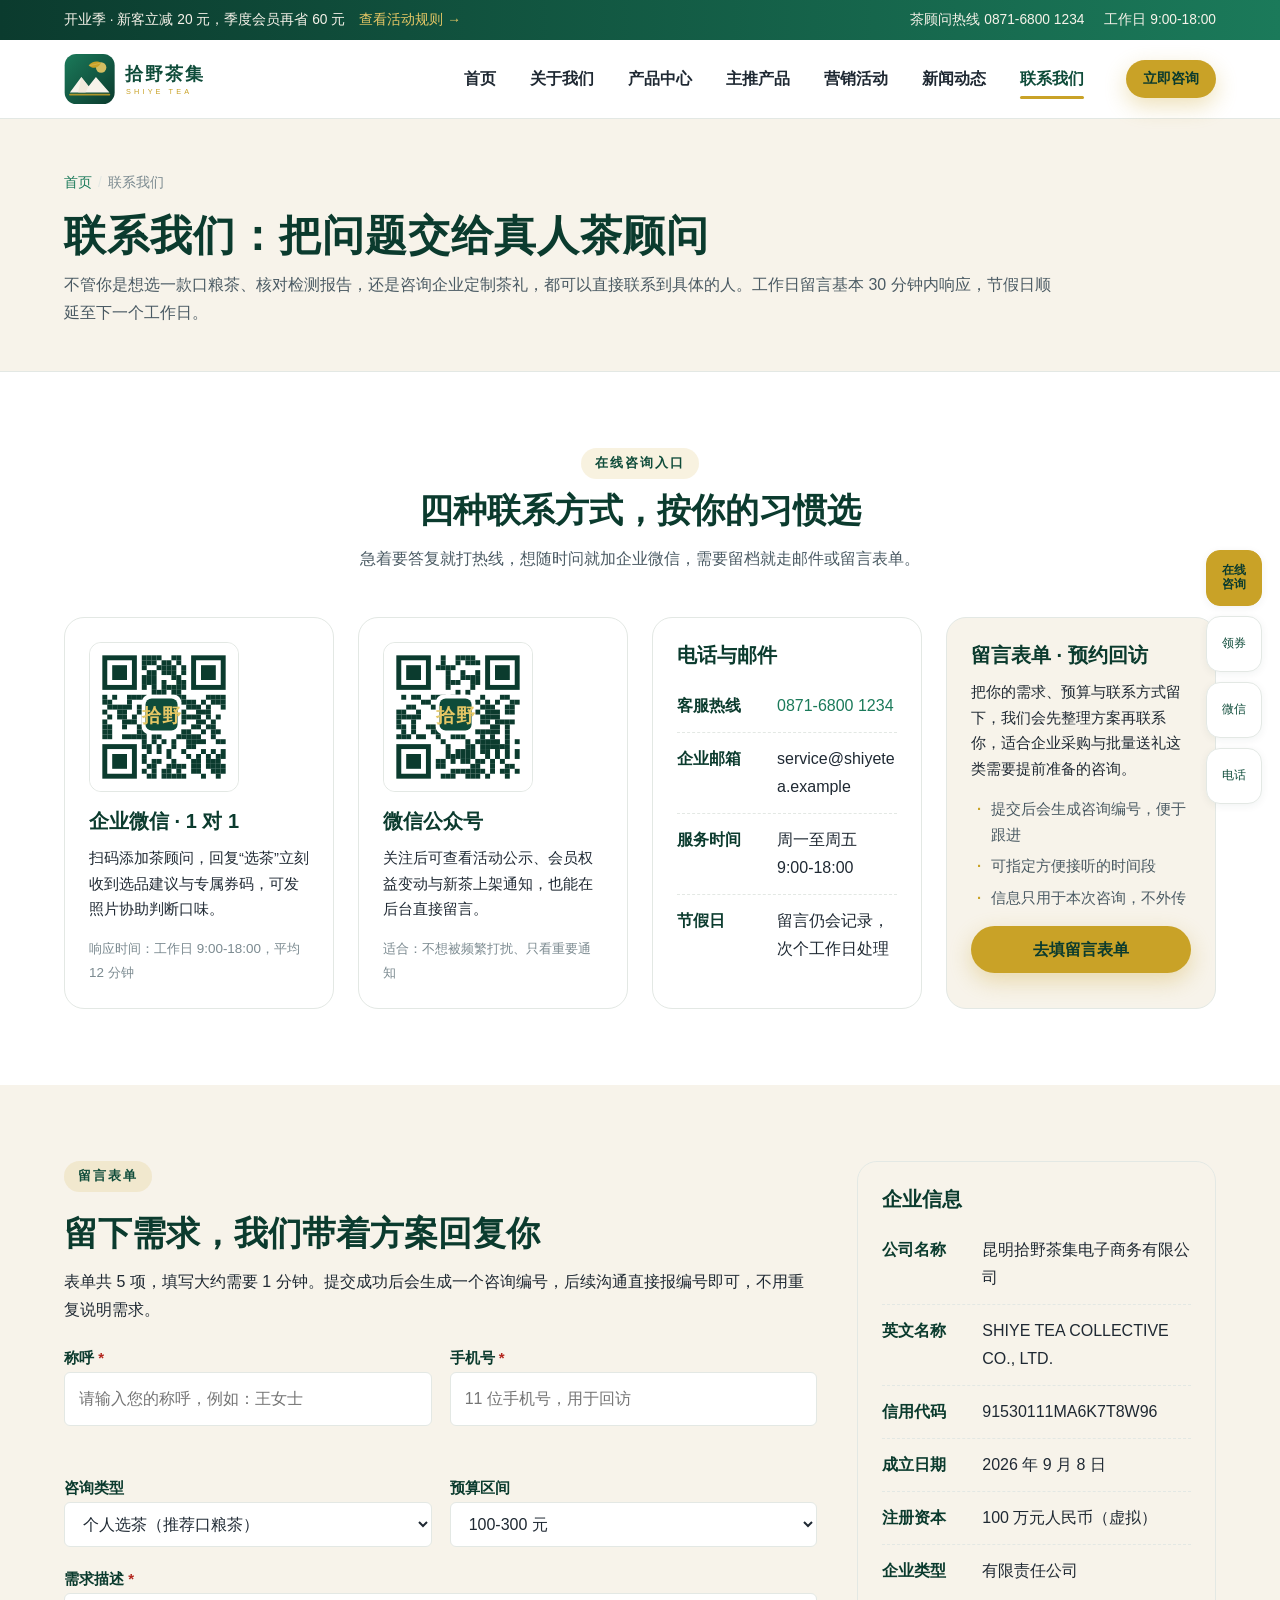
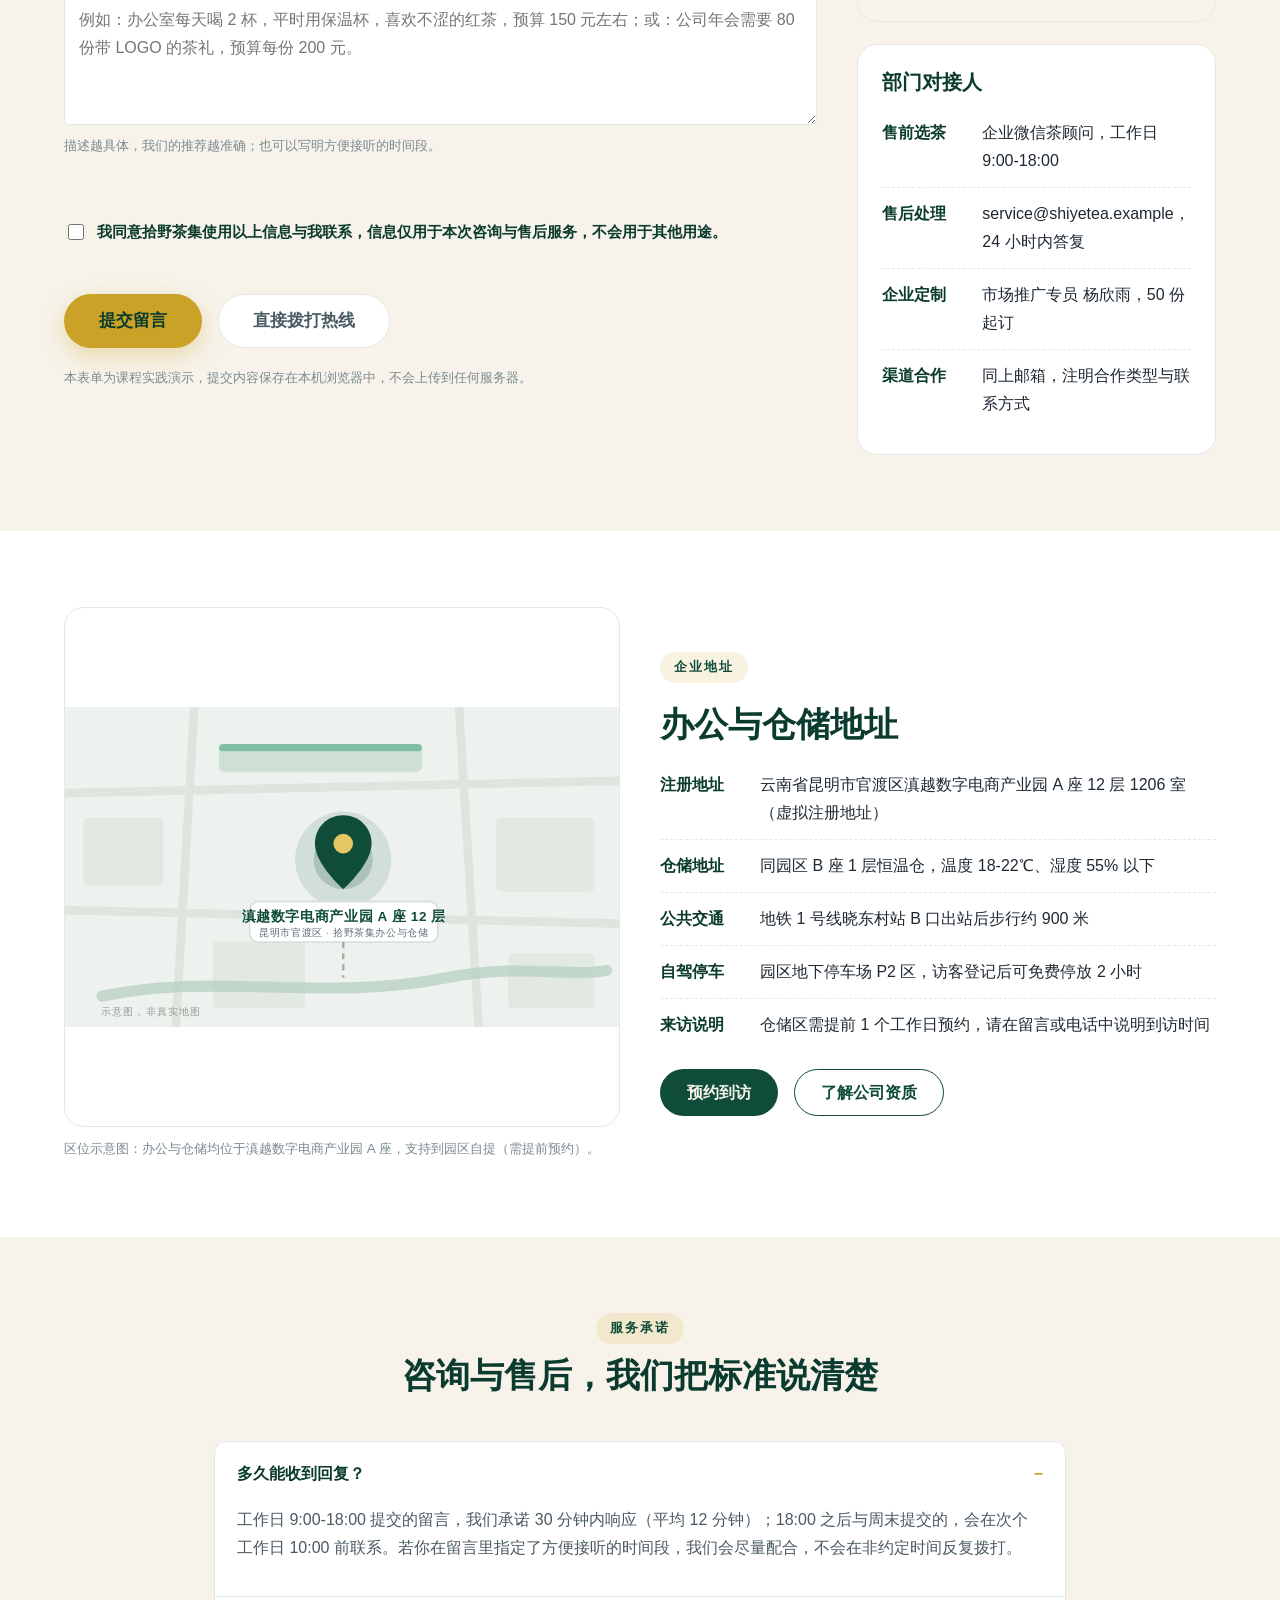
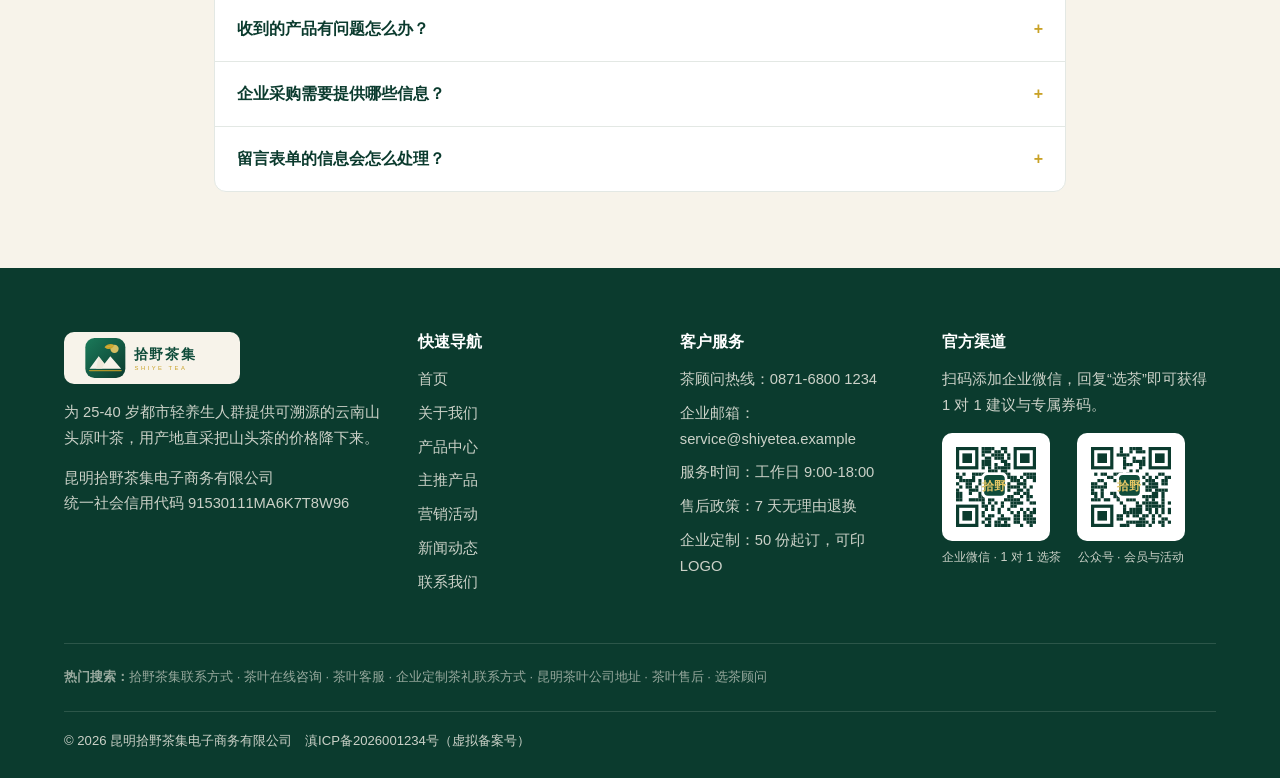
<file: contact.html>
<!DOCTYPE html>
<html lang="zh-CN">
<head>
<meta charset="UTF-8">
<meta name="viewport" content="width=device-width, initial-scale=1">
<title>联系我们_在线咨询与留言_拾野茶集茶顾问1对1服务</title>
<meta name="description" content="拾野茶集联系方式：茶顾问热线0871-6800 1234，企业邮箱service@shiyetea.example，扫码添加企业微信可1对1选茶，办公地址为云南省昆明市官渡区滇越数字电商产业园A座12层1206室。页面提供在线留言表单、售后与企业定制对接人。">
<meta name="keywords" content="拾野茶集联系方式,茶叶在线咨询,茶叶客服,企业定制茶礼联系方式,昆明茶叶公司地址,茶叶售后,选茶顾问">
<meta name="robots" content="index,follow">
<link rel="canonical" href="https://301031.github.io/shiyetea-website/contact.html">
<meta property="og:title" content="联系拾野茶集｜30 分钟内响应你的选茶问题">
<meta property="og:description" content="在线客服、企业微信、电话与邮箱四种联系方式，支持留言表单与预约回访。">
<link rel="icon" href="assets/images/favicon.svg" type="image/svg+xml">
<link rel="stylesheet" href="css/style.css">
<script>document.documentElement.classList.add('js');</script>
<script type="application/ld+json">
{
  "@context": "https://schema.org",
  "@type": "ContactPage",
  "name": "联系拾野茶集",
  "url": "https://301031.github.io/shiyetea-website/contact.html",
  "mainEntity": {
    "@type": "Organization",
    "name": "昆明拾野茶集电子商务有限公司",
    "telephone": "+86-871-68001234",
    "email": "service@shiyetea.example",
    "address": {
      "@type": "PostalAddress",
      "addressCountry": "CN",
      "addressRegion": "云南省",
      "addressLocality": "昆明市官渡区",
      "streetAddress": "滇越数字电商产业园A座12层1206室"
    },
    "contactPoint": [
      { "@type": "ContactPoint", "contactType": "售前咨询", "telephone": "+86-871-68001234", "availableLanguage": "zh-CN", "hoursAvailable": "Mo-Fr 09:00-18:00" },
      { "@type": "ContactPoint", "contactType": "企业定制", "email": "service@shiyetea.example", "availableLanguage": "zh-CN" }
    ]
  }
}
</script>
</head>
<body>
<a class="visually-hidden" href="#main">跳到主要内容</a>

<div class="topbar">
  <div class="container topbar__inner">
    <p style="margin:0">开业季 · 新客立减 20 元，季度会员再省 60 元　<a href="activity.html">查看活动规则 →</a></p>
    <ul class="topbar__list">
      <li>茶顾问热线 0871-6800 1234</li>
      <li>工作日 9:00-18:00</li>
    </ul>
  </div>
</div>

<header class="site-header">
  <div class="container site-header__inner">
    <a class="brand" href="index.html" aria-label="拾野茶集官网首页">
      <img src="assets/images/logo.svg" alt="拾野茶集 SHIYE TEA 品牌标志" width="320" height="96">
    </a>
    <nav class="nav" id="siteNav" aria-label="主导航">
      <ul class="nav__list">
        <li><a class="nav__link" href="index.html">首页</a></li>
        <li><a class="nav__link" href="about.html">关于我们</a></li>
        <li><a class="nav__link" href="products.html">产品中心</a></li>
        <li><a class="nav__link" href="product-detail.html">主推产品</a></li>
        <li><a class="nav__link" href="activity.html">营销活动</a></li>
        <li><a class="nav__link" href="news.html">新闻动态</a></li>
        <li><a class="nav__link" href="contact.html">联系我们</a></li>
      </ul>
    </nav>
    <div class="header__cta">
      <a class="btn btn--primary btn--sm" href="#leave-message" data-consult>立即咨询</a>
    </div>
    <button class="nav-toggle" type="button" data-nav-toggle aria-label="展开导航菜单" aria-expanded="false" aria-controls="siteNav">
      <span></span><span></span><span></span>
    </button>
  </div>
</header>

<main id="main">

  <section class="pagehead">
    <div class="container">
      <nav class="breadcrumb" aria-label="面包屑导航">
        <ol>
          <li><a href="index.html">首页</a></li>
          <li>联系我们</li>
        </ol>
      </nav>
      <h1>联系我们：把问题交给真人茶顾问</h1>
      <p>不管你是想选一款口粮茶、核对检测报告，还是咨询企业定制茶礼，都可以直接联系到具体的人。工作日留言基本 30 分钟内响应，节假日顺延至下一个工作日。</p>
    </div>
  </section>

  <section class="sec">
    <div class="container">
      <div class="sec__head reveal">
        <span class="sec__eyebrow">在线咨询入口</span>
        <h2 class="sec__title">四种联系方式，按你的习惯选</h2>
        <p class="sec__desc">急着要答复就打热线，想随时问就加企业微信，需要留档就走邮件或留言表单。</p>
      </div>
      <div class="grid grid--4">
        <article class="card reveal" id="wechat">
          <img src="assets/images/qr/wechat-work.svg" alt="拾野茶集企业微信二维码" width="240" height="240" style="width:150px;height:150px;border-radius:12px;border:1px solid var(--c-line)">
          <h3 style="margin-top:16px">企业微信 · 1 对 1</h3>
          <p style="font-size:.92rem">扫码添加茶顾问，回复“选茶”立刻收到选品建议与专属券码，可发照片协助判断口味。</p>
          <p class="form__hint" style="margin:0">响应时间：工作日 9:00-18:00，平均 12 分钟</p>
        </article>
        <article class="card reveal">
          <img src="assets/images/qr/official-account.svg" alt="拾野茶集微信公众号二维码" width="240" height="240" style="width:150px;height:150px;border-radius:12px;border:1px solid var(--c-line)">
          <h3 style="margin-top:16px">微信公众号</h3>
          <p style="font-size:.92rem">关注后可查看活动公示、会员权益变动与新茶上架通知，也能在后台直接留言。</p>
          <p class="form__hint" style="margin:0">适合：不想被频繁打扰、只看重要通知</p>
        </article>
        <article class="card reveal">
          <h3>电话与邮件</h3>
          <ul class="info-list" style="margin-top:12px">
            <li><b>客服热线</b><span><a href="tel:087168001234">0871-6800 1234</a></span></li>
            <li><b>企业邮箱</b><span>service@shiyetea.example</span></li>
            <li><b>服务时间</b><span>周一至周五 9:00-18:00</span></li>
            <li><b>节假日</b><span>留言仍会记录，次个工作日处理</span></li>
          </ul>
        </article>
        <article class="card card--cream reveal">
          <h3>留言表单 · 预约回访</h3>
          <p style="font-size:.92rem">把你的需求、预算与联系方式留下，我们会先整理方案再联系你，适合企业采购与批量送礼这类需要提前准备的咨询。</p>
          <ul class="actcard__rules" style="margin:10px 0 14px">
            <li>提交后会生成咨询编号，便于跟进</li>
            <li>可指定方便接听的时间段</li>
            <li>信息只用于本次咨询，不外传</li>
          </ul>
          <a class="btn btn--primary btn--block" href="#leave-message">去填留言表单</a>
        </article>
      </div>
    </div>
  </section>

  <section class="sec sec--cream" id="leave-message">
    <div class="container">
      <div class="layout-aside">
        <div>
          <span class="sec__eyebrow">留言表单</span>
          <h2 class="sec__title" style="margin-top:10px">留下需求，我们带着方案回复你</h2>
          <p>表单共 5 项，填写大约需要 1 分钟。提交成功后会生成一个咨询编号，后续沟通直接报编号即可，不用重复说明需求。</p>
          <form class="form reveal" data-lead-form novalidate style="margin-top:20px">
            <div class="form__row form__row--2">
              <div class="field">
                <label for="name">称呼 <span class="req">*</span></label>
                <input class="input" id="name" name="name" type="text" placeholder="请输入您的称呼，例如：王女士" required data-rule="name">
                <p class="form__error" aria-live="polite"></p>
              </div>
              <div class="field">
                <label for="phone">手机号 <span class="req">*</span></label>
                <input class="input" id="phone" name="phone" type="tel" inputmode="numeric" placeholder="11 位手机号，用于回访" required data-rule="phone">
                <p class="form__error" aria-live="polite"></p>
              </div>
            </div>
            <div class="form__row form__row--2">
              <div class="field">
                <label for="type">咨询类型</label>
                <select class="select" id="type" name="type">
                  <option value="个人选茶">个人选茶（推荐口粮茶）</option>
                  <option value="产品与价格">产品与价格咨询</option>
                  <option value="售后与退换">售后与退换</option>
                  <option value="企业定制茶礼">企业定制茶礼</option>
                  <option value="渠道与媒体合作">渠道与媒体合作</option>
                </select>
              </div>
              <div class="field">
                <label for="budget">预算区间</label>
                <select class="select" id="budget" name="budget">
                  <option value="100 元以内">100 元以内</option>
                  <option value="100-300 元" selected>100-300 元</option>
                  <option value="300-800 元">300-800 元</option>
                  <option value="800 元以上">800 元以上</option>
                  <option value="按份报价（企业）">按份报价（企业采购）</option>
                </select>
              </div>
            </div>
            <div class="field">
              <label for="message">需求描述 <span class="req">*</span></label>
              <textarea class="textarea" id="message" name="message" placeholder="例如：办公室每天喝 2 杯，平时用保温杯，喜欢不涩的红茶，预算 150 元左右；或：公司年会需要 80 份带 LOGO 的茶礼，预算每份 200 元。" required data-rule="message"></textarea>
              <p class="form__hint">描述越具体，我们的推荐越准确；也可以写明方便接听的时间段。</p>
              <p class="form__error" aria-live="polite"></p>
            </div>
            <div class="field">
              <label class="consent" for="consent">
                <input type="checkbox" id="consent" name="consent" required>
                <span>我同意拾野茶集使用以上信息与我联系，信息仅用于本次咨询与售后服务，不会用于其他用途。</span>
              </label>
              <p class="form__error" aria-live="polite"></p>
            </div>
            <div class="form-status" role="status" aria-live="polite"></div>
            <div class="flex" style="flex-wrap:wrap">
              <button class="btn btn--primary btn--lg" type="submit">提交留言</button>
              <a class="btn btn--ghost btn--lg" href="tel:087168001234">直接拨打热线</a>
            </div>
            <p class="form__hint" style="margin:0">本表单为课程实践演示，提交内容保存在本机浏览器中，不会上传到任何服务器。</p>
          </form>
        </div>
        <aside class="side-sticky">
          <div class="card card--cream">
            <h3>企业信息</h3>
            <ul class="info-list">
              <li><b>公司名称</b><span>昆明拾野茶集电子商务有限公司</span></li>
              <li><b>英文名称</b><span>SHIYE TEA COLLECTIVE CO., LTD.</span></li>
              <li><b>信用代码</b><span>91530111MA6K7T8W96</span></li>
              <li><b>成立日期</b><span>2026 年 9 月 8 日</span></li>
              <li><b>注册资本</b><span>100 万元人民币（虚拟）</span></li>
              <li><b>企业类型</b><span>有限责任公司</span></li>
            </ul>
          </div>
          <div class="card">
            <h3>部门对接人</h3>
            <ul class="info-list">
              <li><b>售前选茶</b><span>企业微信茶顾问，工作日 9:00-18:00</span></li>
              <li><b>售后处理</b><span>service@shiyetea.example，24 小时内答复</span></li>
              <li><b>企业定制</b><span>市场推广专员 杨欣雨，50 份起订</span></li>
              <li><b>渠道合作</b><span>同上邮箱，注明合作类型与联系方式</span></li>
            </ul>
          </div>
        </aside>
      </div>
    </div>
  </section>

  <section class="sec" id="address">
    <div class="container">
      <div class="grid grid--2" style="align-items:center;gap:40px">
        <figure class="reveal" style="margin:0">
          <img src="assets/images/contact/location-map.svg" alt="拾野茶集办公与仓储区位示意图，位于昆明市官渡区滇越数字电商产业园" width="900" height="520" loading="lazy" style="border-radius:20px;border:1px solid var(--c-line)">
          <figcaption class="form__hint" style="margin-top:10px">区位示意图：办公与仓储均位于滇越数字电商产业园 A 座，支持到园区自提（需提前预约）。</figcaption>
        </figure>
        <div class="reveal">
          <span class="sec__eyebrow">企业地址</span>
          <h2 class="sec__title" style="margin-top:10px">办公与仓储地址</h2>
          <ul class="info-list">
            <li><b>注册地址</b><span>云南省昆明市官渡区滇越数字电商产业园 A 座 12 层 1206 室（虚拟注册地址）</span></li>
            <li><b>仓储地址</b><span>同园区 B 座 1 层恒温仓，温度 18-22℃、湿度 55% 以下</span></li>
            <li><b>公共交通</b><span>地铁 1 号线晓东村站 B 口出站后步行约 900 米</span></li>
            <li><b>自驾停车</b><span>园区地下停车场 P2 区，访客登记后可免费停放 2 小时</span></li>
            <li><b>来访说明</b><span>仓储区需提前 1 个工作日预约，请在留言或电话中说明到访时间</span></li>
          </ul>
          <div class="flex" style="flex-wrap:wrap;margin-top:18px">
            <a class="btn btn--solid" href="#leave-message">预约到访</a>
            <a class="btn btn--outline" href="about.html">了解公司资质</a>
          </div>
        </div>
      </div>
    </div>
  </section>

  <section class="sec sec--cream" id="faq">
    <div class="container container--narrow">
      <div class="sec__head reveal">
        <span class="sec__eyebrow">服务承诺</span>
        <h2 class="sec__title">咨询与售后，我们把标准说清楚</h2>
      </div>
      <div class="faq reveal">
        <div class="faq__item is-open">
          <button class="faq__q" type="button" aria-expanded="true">多久能收到回复？<span>−</span></button>
          <div class="faq__a"><p>工作日 9:00-18:00 提交的留言，我们承诺 30 分钟内响应（平均 12 分钟）；18:00 之后与周末提交的，会在次个工作日 10:00 前联系。若你在留言里指定了方便接听的时间段，我们会尽量配合，不会在非约定时间反复拨打。</p></div>
        </div>
        <div class="faq__item">
          <button class="faq__q" type="button" aria-expanded="false">收到的产品有问题怎么办？<span>+</span></button>
          <div class="faq__a"><p>拍照或拍视频发给茶顾问说明情况，受潮、异味、包装破损等质量问题我们无条件退款或补发，并同步反馈给茶山改进工艺。未拆封商品 7 天内可整单退换；已开罐但不合口味的，可凭反馈申请一次同价产品换货，往返运费由我们承担。</p></div>
        </div>
        <div class="faq__item">
          <button class="faq__q" type="button" aria-expanded="false">企业采购需要提供哪些信息？<span>+</span></button>
          <div class="faq__a"><p>请提供采购份数、单份预算、期望交付时间、是否需要印制 LOGO 与需要开票的抬头信息。我们会在 1 个工作日内给出含定制费用的报价单与打样安排。50 份以上建议提前 20 天沟通，以便预留生产与物流时间。</p></div>
        </div>
        <div class="faq__item">
          <button class="faq__q" type="button" aria-expanded="false">留言表单的信息会怎么处理？<span>+</span></button>
          <div class="faq__a"><p>只用于本次咨询与售后联系，不会用于电话推销或提供给第三方。本网站是课程实践作品，表单填写的内容仅保存在你自己的浏览器本地（localStorage），页面刷新后仍可看到提交记录，但不会上传到任何服务器，也不做数据收集。</p></div>
        </div>
      </div>
    </div>
  </section>

</main>

<footer class="site-footer">
  <div class="container">
    <div class="footer__grid">
      <div class="footer__brand">
        <img src="assets/images/logo.svg" alt="拾野茶集 SHIYE TEA 品牌标志" width="320" height="96">
        <p style="margin-top:16px">为 25-40 岁都市轻养生人群提供可溯源的云南山头原叶茶，用产地直采把山头茶的价格降下来。</p>
        <p style="margin:0">昆明拾野茶集电子商务有限公司<br>统一社会信用代码 91530111MA6K7T8W96</p>
      </div>
      <div>
        <h3>快速导航</h3>
        <ul class="footer__links">
          <li><a href="index.html">首页</a></li>
          <li><a href="about.html">关于我们</a></li>
          <li><a href="products.html">产品中心</a></li>
          <li><a href="product-detail.html">主推产品</a></li>
          <li><a href="activity.html">营销活动</a></li>
          <li><a href="news.html">新闻动态</a></li>
          <li><a href="contact.html">联系我们</a></li>
        </ul>
      </div>
      <div>
        <h3>客户服务</h3>
        <ul class="footer__links">
          <li>茶顾问热线：0871-6800 1234</li>
          <li>企业邮箱：service@shiyetea.example</li>
          <li>服务时间：工作日 9:00-18:00</li>
          <li>售后政策：7 天无理由退换</li>
          <li>企业定制：50 份起订，可印 LOGO</li>
        </ul>
      </div>
      <div>
        <h3>官方渠道</h3>
        <p style="margin:0">扫码添加企业微信，回复“选茶”即可获得 1 对 1 建议与专属券码。</p>
        <div class="footer__qr">
          <figure><img src="assets/images/qr/wechat-work.svg" alt="拾野茶集企业微信二维码" width="240" height="240" loading="lazy"><figcaption>企业微信 · 1 对 1 选茶</figcaption></figure>
          <figure><img src="assets/images/qr/official-account.svg" alt="拾野茶集微信公众号二维码" width="240" height="240" loading="lazy"><figcaption>公众号 · 会员与活动</figcaption></figure>
        </div>
      </div>
    </div>
    <div class="footer__keywords">
      <strong>热门搜索：</strong>拾野茶集联系方式 · 茶叶在线咨询 · 茶叶客服 · 企业定制茶礼联系方式 · 昆明茶叶公司地址 · 茶叶售后 · 选茶顾问
    </div>
    <div class="footer__bottom">
      <p style="margin:0">© 2026 昆明拾野茶集电子商务有限公司　滇ICP备2026001234号（虚拟备案号）</p>
    </div>
  </div>
</footer>

<aside class="float-rail" aria-label="快捷咨询入口">
  <a class="float-rail__item float-rail__item--gold" href="#leave-message" data-consult title="在线咨询">在线<br>咨询</a>
  <a class="float-rail__item" href="activity.html" title="领取优惠券">领券</a>
  <a class="float-rail__item" href="#wechat" title="企业微信">微信</a>
  <a class="float-rail__item" href="tel:087168001234" title="电话咨询">电话</a>
</aside>
<button class="to-top" type="button" data-to-top aria-label="返回页面顶部">↑</button>

<script src="js/main.js" defer></script>
</body>
</html>
</file>
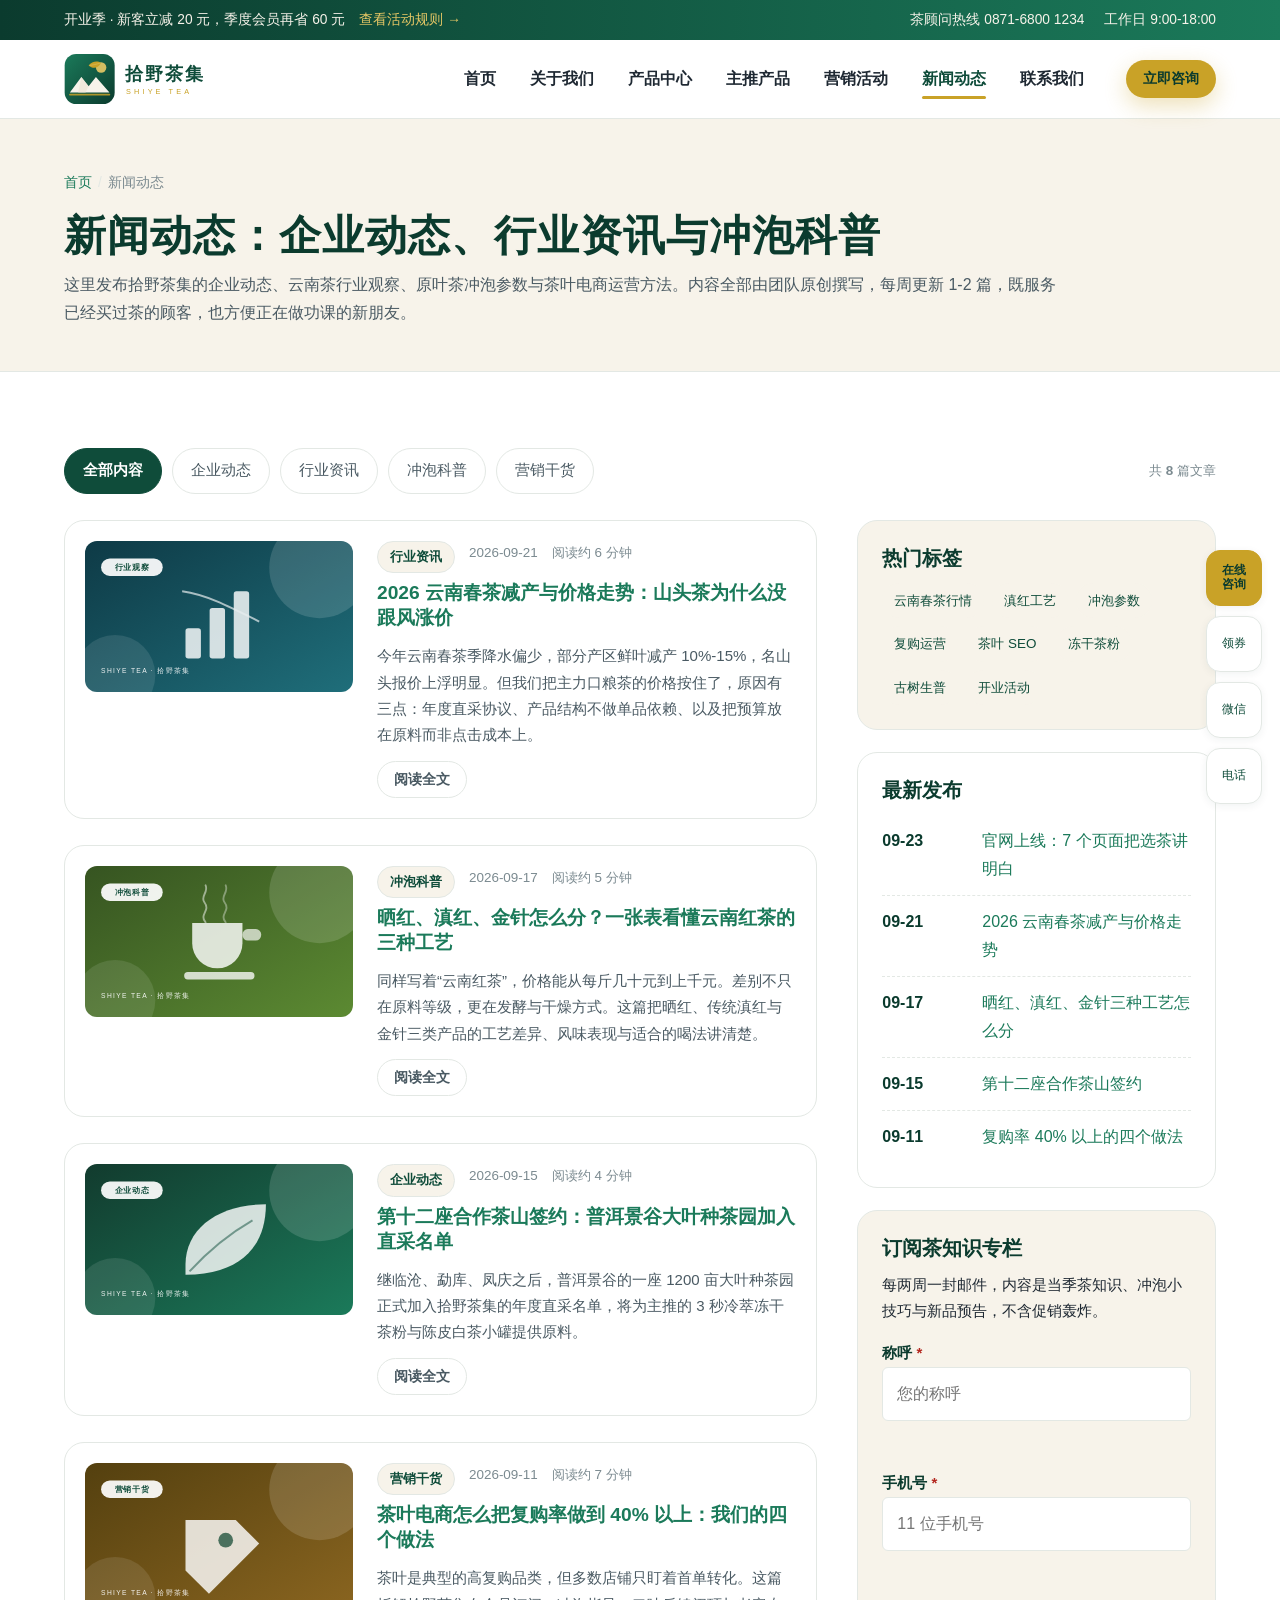
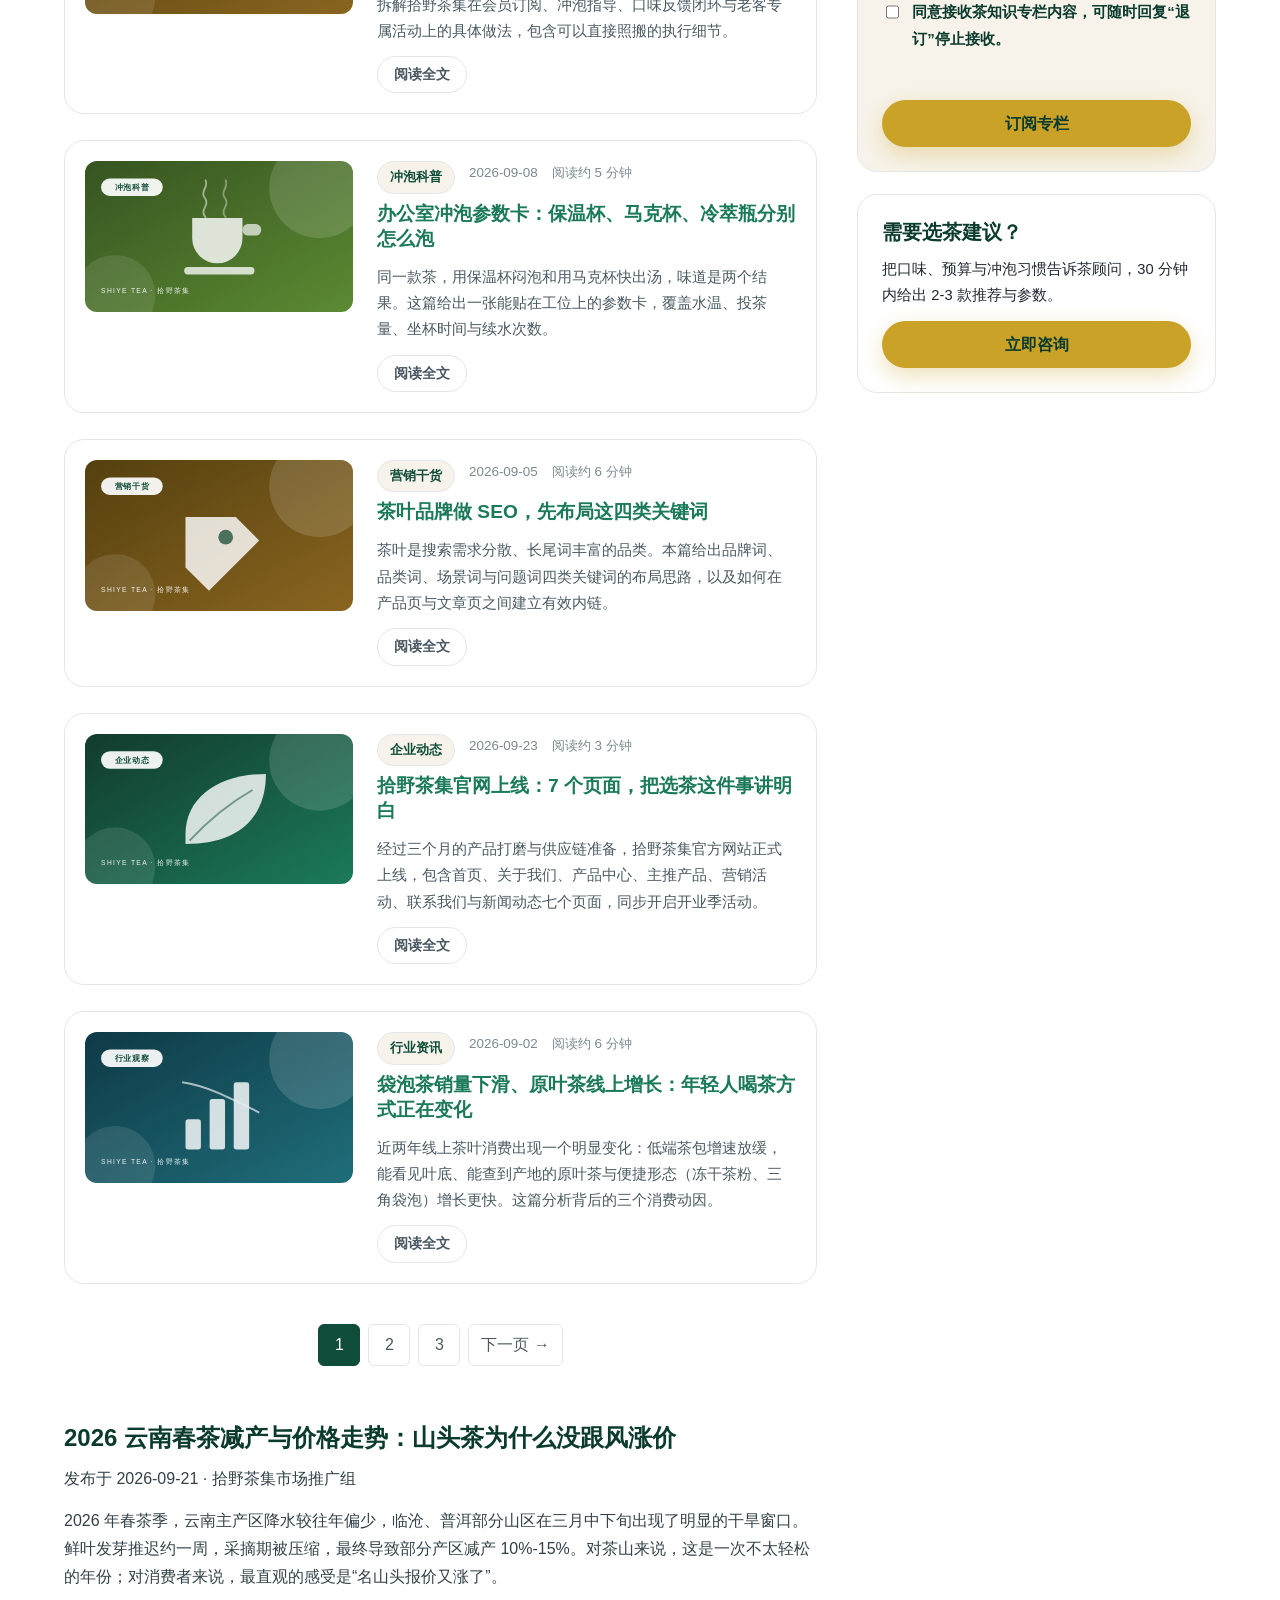
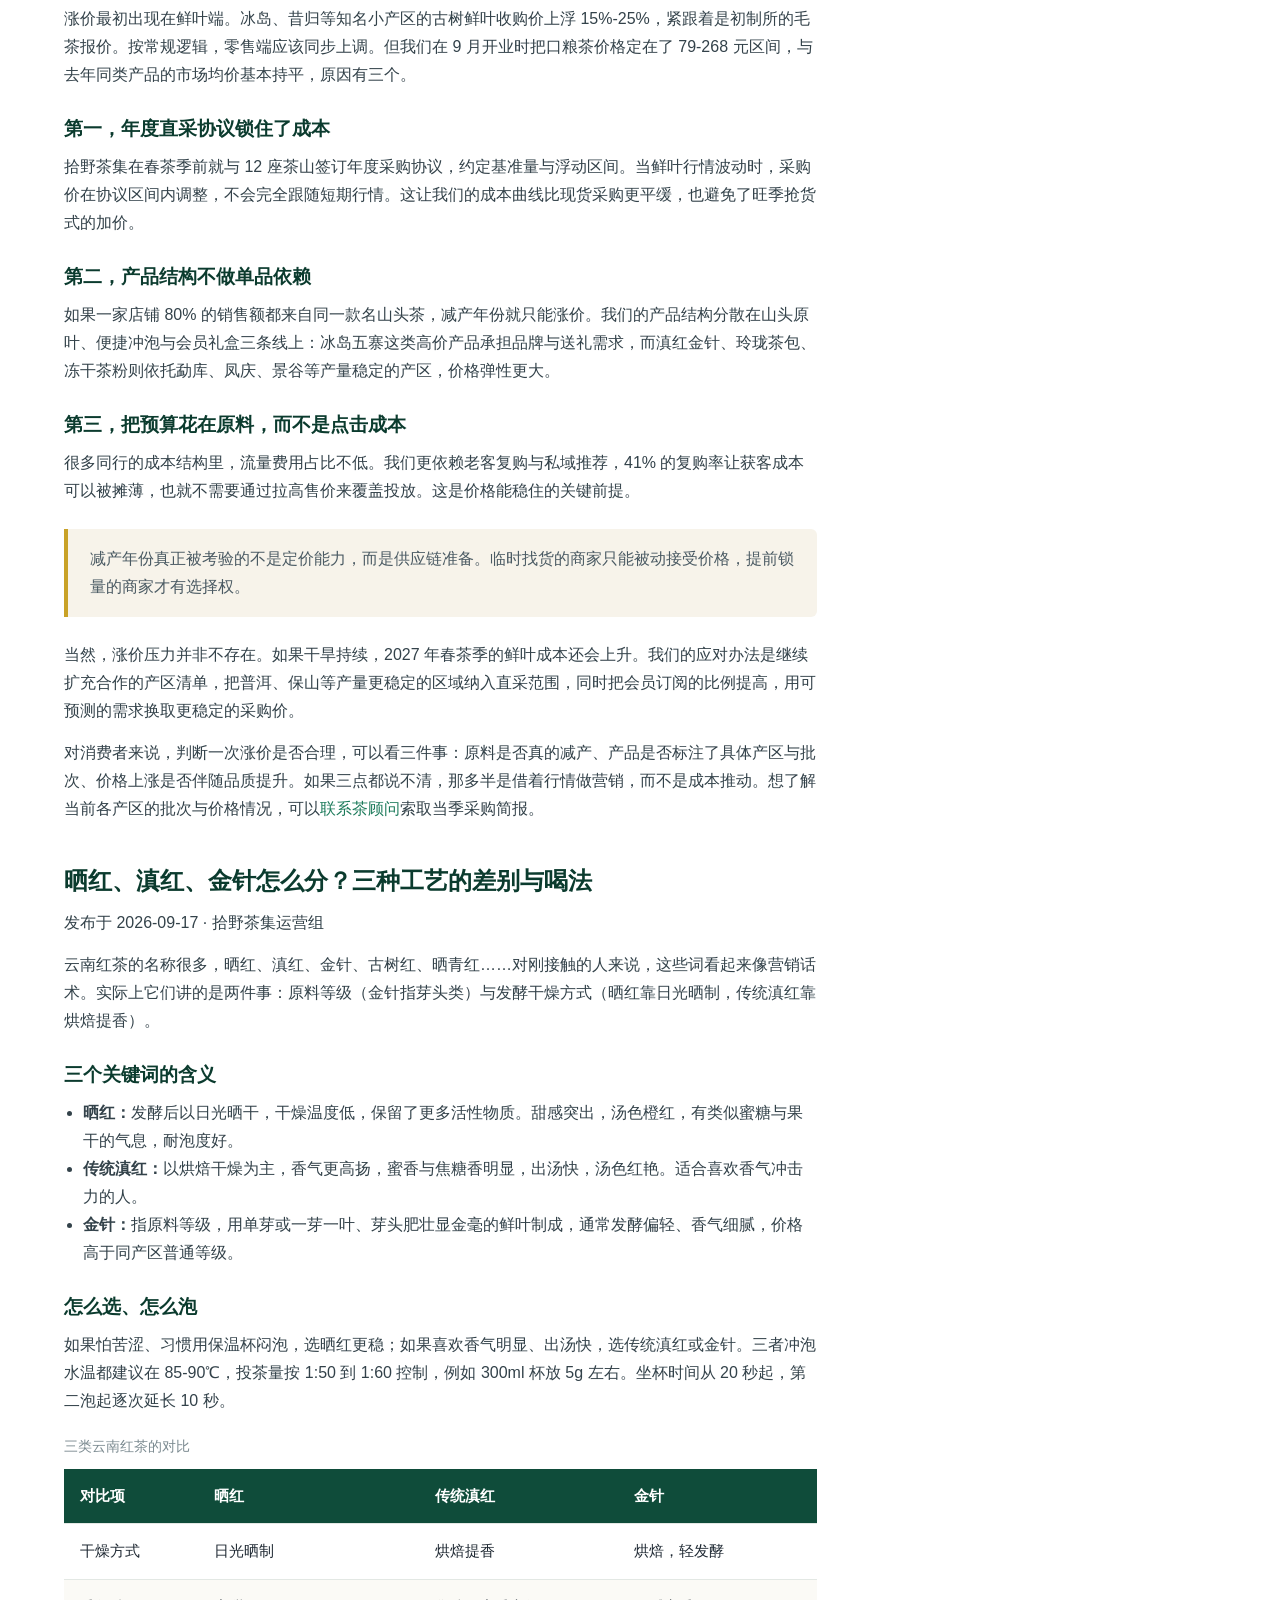
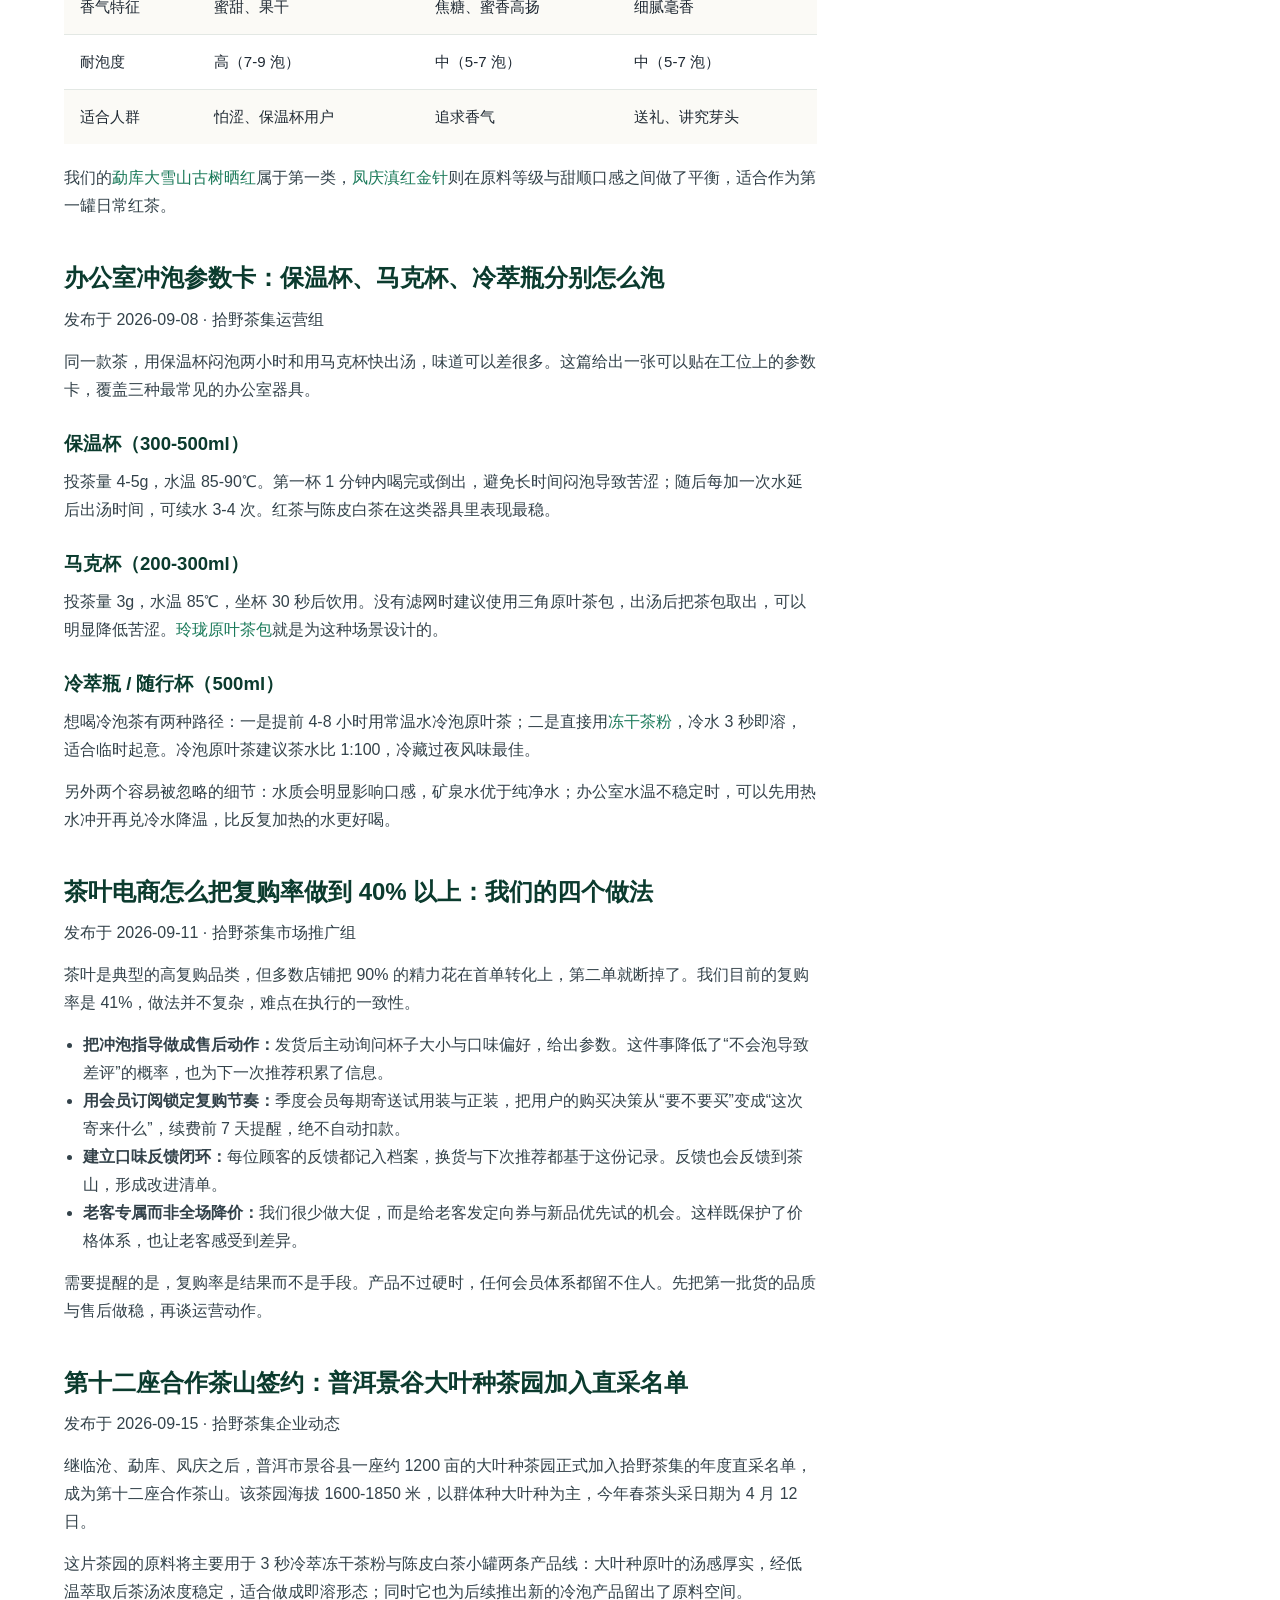
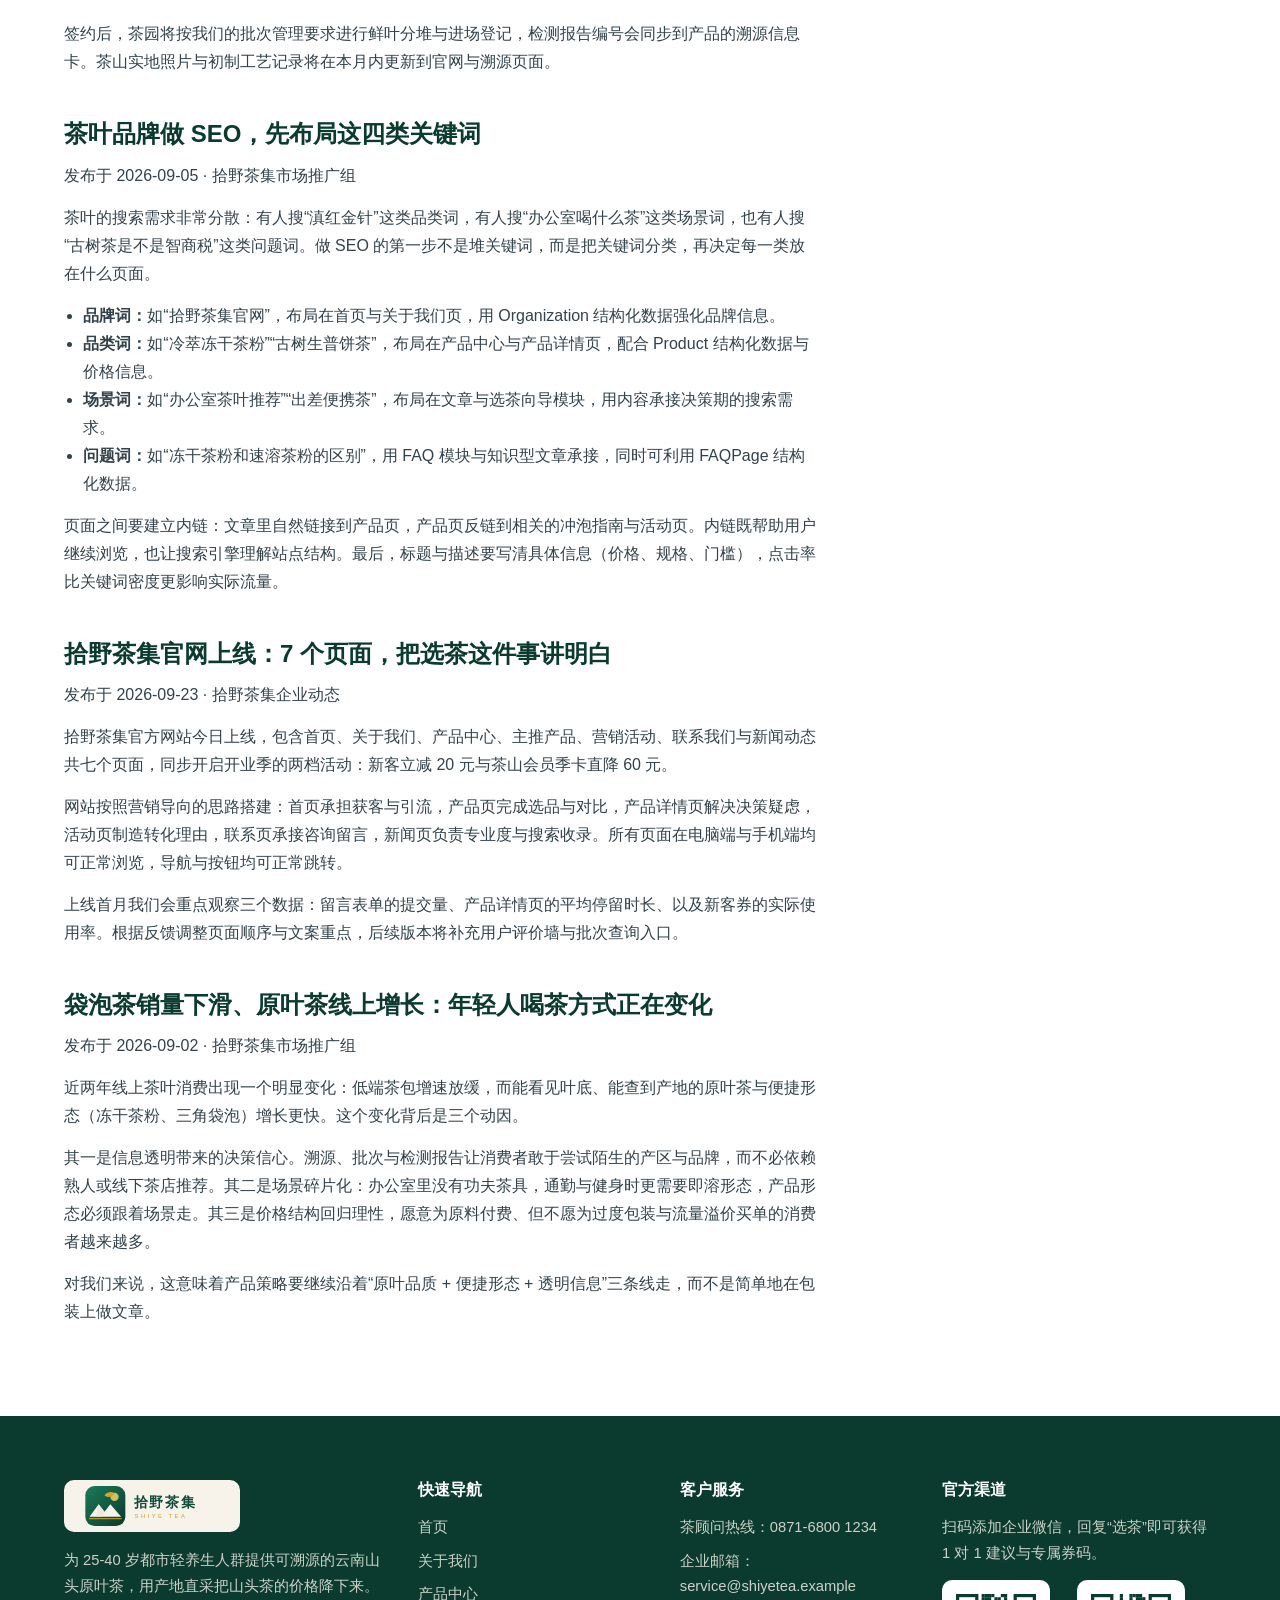
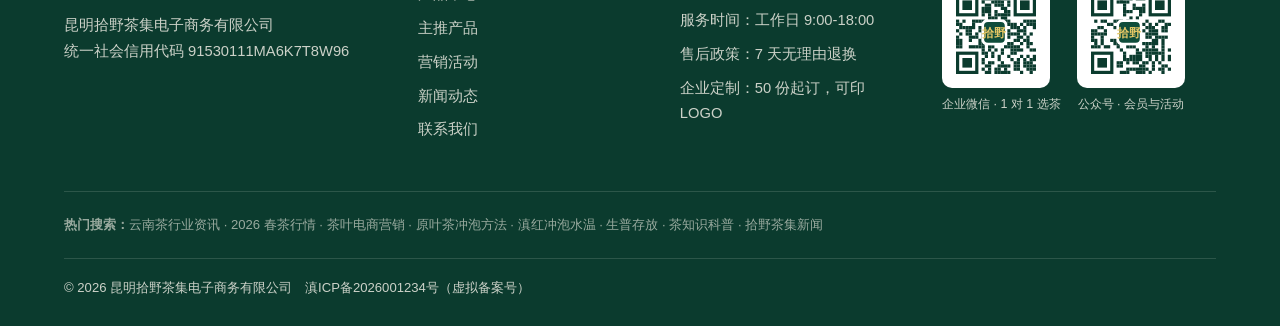
<file: news.html>
<!DOCTYPE html>
<html lang="zh-CN">
<head>
<meta charset="UTF-8">
<meta name="viewport" content="width=device-width, initial-scale=1">
<title>新闻动态_云南茶行业资讯_冲泡科普_营销干货_拾野茶集</title>
<meta name="description" content="拾野茶集新闻动态栏目，发布企业动态、云南茶行业资讯、原叶茶冲泡科普与茶叶电商营销干货。包含2026云南春茶减产与价格走势分析、滇红与生普工艺对比、办公室冲泡参数等原创内容，持续更新。">
<meta name="keywords" content="云南茶行业资讯,2026春茶行情,茶叶电商营销,原叶茶冲泡方法,滇红冲泡水温,生普存放,茶知识科普,拾野茶集新闻">
<meta name="robots" content="index,follow">
<link rel="canonical" href="https://301031.github.io/shiyetea-website/news.html">
<meta property="og:title" content="拾野茶集新闻动态｜行业资讯与冲泡科普">
<meta property="og:description" content="云南茶行业观察、冲泡参数、茶叶电商运营方法，每周更新 1-2 篇原创内容。">
<link rel="icon" href="assets/images/favicon.svg" type="image/svg+xml">
<link rel="stylesheet" href="css/style.css">
<script>document.documentElement.classList.add('js');</script>
<script type="application/ld+json">
{
  "@context": "https://schema.org",
  "@type": "Blog",
  "name": "拾野茶集新闻动态",
  "url": "https://301031.github.io/shiyetea-website/news.html",
  "inLanguage": "zh-CN",
  "publisher": { "@type": "Organization", "name": "昆明拾野茶集电子商务有限公司" },
  "blogPost": [
    { "@type": "BlogPosting", "headline": "2026 云南春茶减产与价格走势：山头茶为什么没跟风涨价", "datePublished": "2026-09-21", "author": { "@type": "Organization", "name": "拾野茶集市场推广组" } },
    { "@type": "BlogPosting", "headline": "晒红、滇红、金针怎么分？一张表看懂云南红茶的三种工艺", "datePublished": "2026-09-17", "author": { "@type": "Organization", "name": "拾野茶集运营组" } },
    { "@type": "BlogPosting", "headline": "办公室冲泡参数卡：保温杯、马克杯、冷萃瓶分别怎么泡", "datePublished": "2026-09-12", "author": { "@type": "Organization", "name": "拾野茶集运营组" } }
  ]
}
</script>
</head>
<body>
<a class="visually-hidden" href="#main">跳到主要内容</a>

<div class="topbar">
  <div class="container topbar__inner">
    <p style="margin:0">开业季 · 新客立减 20 元，季度会员再省 60 元　<a href="activity.html">查看活动规则 →</a></p>
    <ul class="topbar__list">
      <li>茶顾问热线 0871-6800 1234</li>
      <li>工作日 9:00-18:00</li>
    </ul>
  </div>
</div>

<header class="site-header">
  <div class="container site-header__inner">
    <a class="brand" href="index.html" aria-label="拾野茶集官网首页">
      <img src="assets/images/logo.svg" alt="拾野茶集 SHIYE TEA 品牌标志" width="320" height="96">
    </a>
    <nav class="nav" id="siteNav" aria-label="主导航">
      <ul class="nav__list">
        <li><a class="nav__link" href="index.html">首页</a></li>
        <li><a class="nav__link" href="about.html">关于我们</a></li>
        <li><a class="nav__link" href="products.html">产品中心</a></li>
        <li><a class="nav__link" href="product-detail.html">主推产品</a></li>
        <li><a class="nav__link" href="activity.html">营销活动</a></li>
        <li><a class="nav__link" href="news.html">新闻动态</a></li>
        <li><a class="nav__link" href="contact.html">联系我们</a></li>
      </ul>
    </nav>
    <div class="header__cta">
      <a class="btn btn--primary btn--sm" href="contact.html#leave-message" data-consult>立即咨询</a>
    </div>
    <button class="nav-toggle" type="button" data-nav-toggle aria-label="展开导航菜单" aria-expanded="false" aria-controls="siteNav">
      <span></span><span></span><span></span>
    </button>
  </div>
</header>

<main id="main">

  <section class="pagehead">
    <div class="container">
      <nav class="breadcrumb" aria-label="面包屑导航">
        <ol>
          <li><a href="index.html">首页</a></li>
          <li>新闻动态</li>
        </ol>
      </nav>
      <h1>新闻动态：企业动态、行业资讯与冲泡科普</h1>
      <p>这里发布拾野茶集的企业动态、云南茶行业观察、原叶茶冲泡参数与茶叶电商运营方法。内容全部由团队原创撰写，每周更新 1-2 篇，既服务已经买过茶的顾客，也方便正在做功课的新朋友。</p>
    </div>
  </section>

  <section class="sec">
    <div class="container">
      <div class="toolbar">
        <div class="filters" role="group" aria-label="文章分类筛选">
          <button class="filter is-active" type="button" data-filter="all">全部内容</button>
          <button class="filter" type="button" data-filter="company">企业动态</button>
          <button class="filter" type="button" data-filter="industry">行业资讯</button>
          <button class="filter" type="button" data-filter="brew">冲泡科普</button>
          <button class="filter" type="button" data-filter="marketing">营销干货</button>
        </div>
        <div class="toolbar__right">
          <span class="form__hint">共 <strong data-result-count>8</strong> 篇文章</span>
        </div>
      </div>

      <div class="layout-aside">
        <div>
          <div class="article-list">
            <article class="acard reveal" data-filter-item data-cat="industry" data-price="0" data-rank="98">
              <img src="assets/images/news/n2-industry.svg" alt="2026 云南春茶行情分析配图" width="800" height="450" loading="lazy">
              <div>
                <div class="acard__meta"><span class="chip">行业资讯</span><time datetime="2026-09-21">2026-09-21</time><span>阅读约 6 分钟</span></div>
                <h2 style="font-size:1.2rem"><a href="#article-spring">2026 云南春茶减产与价格走势：山头茶为什么没跟风涨价</a></h2>
                <p>今年云南春茶季降水偏少，部分产区鲜叶减产 10%-15%，名山头报价上浮明显。但我们把主力口粮茶的价格按住了，原因有三点：年度直采协议、产品结构不做单品依赖、以及把预算放在原料而非点击成本上。</p>
                <a class="btn btn--ghost btn--sm" href="#article-spring">阅读全文</a>
              </div>
            </article>

            <article class="acard reveal" data-filter-item data-cat="brew" data-price="0" data-rank="96">
              <img src="assets/images/news/n3-brewing.svg" alt="云南红茶三种工艺对比配图" width="800" height="450" loading="lazy">
              <div>
                <div class="acard__meta"><span class="chip">冲泡科普</span><time datetime="2026-09-17">2026-09-17</time><span>阅读约 5 分钟</span></div>
                <h2 style="font-size:1.2rem"><a href="#article-brew">晒红、滇红、金针怎么分？一张表看懂云南红茶的三种工艺</a></h2>
                <p>同样写着“云南红茶”，价格能从每斤几十元到上千元。差别不只在原料等级，更在发酵与干燥方式。这篇把晒红、传统滇红与金针三类产品的工艺差异、风味表现与适合的喝法讲清楚。</p>
                <a class="btn btn--ghost btn--sm" href="#article-brew">阅读全文</a>
              </div>
            </article>

            <article class="acard reveal" data-filter-item data-cat="company" data-price="0" data-rank="94">
              <img src="assets/images/news/n1-tea-mountain.svg" alt="拾野茶集签约第十二座合作茶山配图" width="800" height="450" loading="lazy">
              <div>
                <div class="acard__meta"><span class="chip">企业动态</span><time datetime="2026-09-15">2026-09-15</time><span>阅读约 4 分钟</span></div>
                <h2 style="font-size:1.2rem"><a href="#article-partner">第十二座合作茶山签约：普洱景谷大叶种茶园加入直采名单</a></h2>
                <p>继临沧、勐库、凤庆之后，普洱景谷的一座 1200 亩大叶种茶园正式加入拾野茶集的年度直采名单，将为主推的 3 秒冷萃冻干茶粉与陈皮白茶小罐提供原料。</p>
                <a class="btn btn--ghost btn--sm" href="#article-partner">阅读全文</a>
              </div>
            </article>

            <article class="acard reveal" data-filter-item data-cat="marketing" data-price="0" data-rank="92">
              <img src="assets/images/news/n4-marketing.svg" alt="茶叶电商复购率提升方法配图" width="800" height="450" loading="lazy">
              <div>
                <div class="acard__meta"><span class="chip">营销干货</span><time datetime="2026-09-11">2026-09-11</time><span>阅读约 7 分钟</span></div>
                <h2 style="font-size:1.2rem"><a href="#article-repurchase">茶叶电商怎么把复购率做到 40% 以上：我们的四个做法</a></h2>
                <p>茶叶是典型的高复购品类，但多数店铺只盯着首单转化。这篇拆解拾野茶集在会员订阅、冲泡指导、口味反馈闭环与老客专属活动上的具体做法，包含可以直接照搬的执行细节。</p>
                <a class="btn btn--ghost btn--sm" href="#article-repurchase">阅读全文</a>
              </div>
            </article>

            <article class="acard reveal" data-filter-item data-cat="brew" data-price="0" data-rank="90">
              <img src="assets/images/news/n3-brewing.svg" alt="办公室冲泡参数卡配图" width="800" height="450" loading="lazy">
              <div>
                <div class="acard__meta"><span class="chip">冲泡科普</span><time datetime="2026-09-08">2026-09-08</time><span>阅读约 5 分钟</span></div>
                <h2 style="font-size:1.2rem"><a href="#article-office">办公室冲泡参数卡：保温杯、马克杯、冷萃瓶分别怎么泡</a></h2>
                <p>同一款茶，用保温杯闷泡和用马克杯快出汤，味道是两个结果。这篇给出一张能贴在工位上的参数卡，覆盖水温、投茶量、坐杯时间与续水次数。</p>
                <a class="btn btn--ghost btn--sm" href="#article-office">阅读全文</a>
              </div>
            </article>

            <article class="acard reveal" data-filter-item data-cat="marketing" data-price="0" data-rank="88">
              <img src="assets/images/news/n4-marketing.svg" alt="茶叶关键词布局与SEO配图" width="800" height="450" loading="lazy">
              <div>
                <div class="acard__meta"><span class="chip">营销干货</span><time datetime="2026-09-05">2026-09-05</time><span>阅读约 6 分钟</span></div>
                <h2 style="font-size:1.2rem"><a href="#article-seo">茶叶品牌做 SEO，先布局这四类关键词</a></h2>
                <p>茶叶是搜索需求分散、长尾词丰富的品类。本篇给出品牌词、品类词、场景词与问题词四类关键词的布局思路，以及如何在产品页与文章页之间建立有效内链。</p>
                <a class="btn btn--ghost btn--sm" href="#article-seo">阅读全文</a>
              </div>
            </article>

            <article class="acard reveal" data-filter-item data-cat="company" data-price="0" data-rank="86">
              <img src="assets/images/news/n1-tea-mountain.svg" alt="拾野茶集官方网站上线配图" width="800" height="450" loading="lazy">
              <div>
                <div class="acard__meta"><span class="chip">企业动态</span><time datetime="2026-09-23">2026-09-23</time><span>阅读约 3 分钟</span></div>
                <h2 style="font-size:1.2rem"><a href="#article-launch">拾野茶集官网上线：7 个页面，把选茶这件事讲明白</a></h2>
                <p>经过三个月的产品打磨与供应链准备，拾野茶集官方网站正式上线，包含首页、关于我们、产品中心、主推产品、营销活动、联系我们与新闻动态七个页面，同步开启开业季活动。</p>
                <a class="btn btn--ghost btn--sm" href="#article-launch">阅读全文</a>
              </div>
            </article>

            <article class="acard reveal" data-filter-item data-cat="industry" data-price="0" data-rank="84">
              <img src="assets/images/news/n2-industry.svg" alt="原叶茶消费趋势配图" width="800" height="450" loading="lazy">
              <div>
                <div class="acard__meta"><span class="chip">行业资讯</span><time datetime="2026-09-02">2026-09-02</time><span>阅读约 6 分钟</span></div>
                <h2 style="font-size:1.2rem"><a href="#article-trend">袋泡茶销量下滑、原叶茶线上增长：年轻人喝茶方式正在变化</a></h2>
                <p>近两年线上茶叶消费出现一个明显变化：低端茶包增速放缓，能看见叶底、能查到产地的原叶茶与便捷形态（冻干茶粉、三角袋泡）增长更快。这篇分析背后的三个消费动因。</p>
                <a class="btn btn--ghost btn--sm" href="#article-trend">阅读全文</a>
              </div>
            </article>
          </div>

          <nav class="pagination" aria-label="文章分页">
            <span class="is-current" aria-current="page">1</span>
            <a href="#articles">2</a>
            <a href="#articles">3</a>
            <a href="#articles">下一页 →</a>
          </nav>

          <div class="article" id="articles" style="margin-top:56px">
            <h2 id="article-spring" style="scroll-margin-top:100px">2026 云南春茶减产与价格走势：山头茶为什么没跟风涨价</h2>
            <p>发布于 2026-09-21 · 拾野茶集市场推广组</p>
            <p>2026 年春茶季，云南主产区降水较往年偏少，临沧、普洱部分山区在三月中下旬出现了明显的干旱窗口。鲜叶发芽推迟约一周，采摘期被压缩，最终导致部分产区减产 10%-15%。对茶山来说，这是一次不太轻松的年份；对消费者来说，最直观的感受是“名山头报价又涨了”。</p>
            <p>涨价最初出现在鲜叶端。冰岛、昔归等知名小产区的古树鲜叶收购价上浮 15%-25%，紧跟着是初制所的毛茶报价。按常规逻辑，零售端应该同步上调。但我们在 9 月开业时把口粮茶价格定在了 79-268 元区间，与去年同类产品的市场均价基本持平，原因有三个。</p>
            <h3>第一，年度直采协议锁住了成本</h3>
            <p>拾野茶集在春茶季前就与 12 座茶山签订年度采购协议，约定基准量与浮动区间。当鲜叶行情波动时，采购价在协议区间内调整，不会完全跟随短期行情。这让我们的成本曲线比现货采购更平缓，也避免了旺季抢货式的加价。</p>
            <h3>第二，产品结构不做单品依赖</h3>
            <p>如果一家店铺 80% 的销售额都来自同一款名山头茶，减产年份就只能涨价。我们的产品结构分散在山头原叶、便捷冲泡与会员礼盒三条线上：冰岛五寨这类高价产品承担品牌与送礼需求，而滇红金针、玲珑茶包、冻干茶粉则依托勐库、凤庆、景谷等产量稳定的产区，价格弹性更大。</p>
            <h3>第三，把预算花在原料，而不是点击成本</h3>
            <p>很多同行的成本结构里，流量费用占比不低。我们更依赖老客复购与私域推荐，41% 的复购率让获客成本可以被摊薄，也就不需要通过拉高售价来覆盖投放。这是价格能稳住的关键前提。</p>
            <blockquote>减产年份真正被考验的不是定价能力，而是供应链准备。临时找货的商家只能被动接受价格，提前锁量的商家才有选择权。</blockquote>
            <p>当然，涨价压力并非不存在。如果干旱持续，2027 年春茶季的鲜叶成本还会上升。我们的应对办法是继续扩充合作的产区清单，把普洱、保山等产量更稳定的区域纳入直采范围，同时把会员订阅的比例提高，用可预测的需求换取更稳定的采购价。</p>
            <p>对消费者来说，判断一次涨价是否合理，可以看三件事：原料是否真的减产、产品是否标注了具体产区与批次、价格上涨是否伴随品质提升。如果三点都说不清，那多半是借着行情做营销，而不是成本推动。想了解当前各产区的批次与价格情况，可以<a href="contact.html#leave-message">联系茶顾问</a>索取当季采购简报。</p>

            <h2 id="article-brew" style="scroll-margin-top:100px">晒红、滇红、金针怎么分？三种工艺的差别与喝法</h2>
            <p>发布于 2026-09-17 · 拾野茶集运营组</p>
            <p>云南红茶的名称很多，晒红、滇红、金针、古树红、晒青红……对刚接触的人来说，这些词看起来像营销话术。实际上它们讲的是两件事：原料等级（金针指芽头类）与发酵干燥方式（晒红靠日光晒制，传统滇红靠烘焙提香）。</p>
            <h3>三个关键词的含义</h3>
            <ul>
              <li><strong>晒红：</strong>发酵后以日光晒干，干燥温度低，保留了更多活性物质。甜感突出，汤色橙红，有类似蜜糖与果干的气息，耐泡度好。</li>
              <li><strong>传统滇红：</strong>以烘焙干燥为主，香气更高扬，蜜香与焦糖香明显，出汤快，汤色红艳。适合喜欢香气冲击力的人。</li>
              <li><strong>金针：</strong>指原料等级，用单芽或一芽一叶、芽头肥壮显金毫的鲜叶制成，通常发酵偏轻、香气细腻，价格高于同产区普通等级。</li>
            </ul>
            <h3>怎么选、怎么泡</h3>
            <p>如果怕苦涩、习惯用保温杯闷泡，选晒红更稳；如果喜欢香气明显、出汤快，选传统滇红或金针。三者冲泡水温都建议在 85-90℃，投茶量按 1:50 到 1:60 控制，例如 300ml 杯放 5g 左右。坐杯时间从 20 秒起，第二泡起逐次延长 10 秒。</p>
            <table class="table" style="min-width:0;margin:20px 0">
              <caption>三类云南红茶的对比</caption>
              <thead><tr><th scope="col">对比项</th><th scope="col">晒红</th><th scope="col">传统滇红</th><th scope="col">金针</th></tr></thead>
              <tbody>
                <tr><td>干燥方式</td><td>日光晒制</td><td>烘焙提香</td><td>烘焙，轻发酵</td></tr>
                <tr><td>香气特征</td><td>蜜甜、果干</td><td>焦糖、蜜香高扬</td><td>细腻毫香</td></tr>
                <tr><td>耐泡度</td><td>高（7-9 泡）</td><td>中（5-7 泡）</td><td>中（5-7 泡）</td></tr>
                <tr><td>适合人群</td><td>怕涩、保温杯用户</td><td>追求香气</td><td>送礼、讲究芽头</td></tr>
              </tbody>
            </table>
            <p>我们的<a href="products.html">勐库大雪山古树晒红</a>属于第一类，<a href="products.html">凤庆滇红金针</a>则在原料等级与甜顺口感之间做了平衡，适合作为第一罐日常红茶。</p>

            <h2 id="article-office" style="scroll-margin-top:100px">办公室冲泡参数卡：保温杯、马克杯、冷萃瓶分别怎么泡</h2>
            <p>发布于 2026-09-08 · 拾野茶集运营组</p>
            <p>同一款茶，用保温杯闷泡两小时和用马克杯快出汤，味道可以差很多。这篇给出一张可以贴在工位上的参数卡，覆盖三种最常见的办公室器具。</p>
            <h3>保温杯（300-500ml）</h3>
            <p>投茶量 4-5g，水温 85-90℃。第一杯 1 分钟内喝完或倒出，避免长时间闷泡导致苦涩；随后每加一次水延后出汤时间，可续水 3-4 次。红茶与陈皮白茶在这类器具里表现最稳。</p>
            <h3>马克杯（200-300ml）</h3>
            <p>投茶量 3g，水温 85℃，坐杯 30 秒后饮用。没有滤网时建议使用三角原叶茶包，出汤后把茶包取出，可以明显降低苦涩。<a href="products.html">玲珑原叶茶包</a>就是为这种场景设计的。</p>
            <h3>冷萃瓶 / 随行杯（500ml）</h3>
            <p>想喝冷泡茶有两种路径：一是提前 4-8 小时用常温水冷泡原叶茶；二是直接用<a href="product-detail.html">冻干茶粉</a>，冷水 3 秒即溶，适合临时起意。冷泡原叶茶建议茶水比 1:100，冷藏过夜风味最佳。</p>
            <p>另外两个容易被忽略的细节：水质会明显影响口感，矿泉水优于纯净水；办公室水温不稳定时，可以先用热水冲开再兑冷水降温，比反复加热的水更好喝。</p>

            <h2 id="article-repurchase" style="scroll-margin-top:100px">茶叶电商怎么把复购率做到 40% 以上：我们的四个做法</h2>
            <p>发布于 2026-09-11 · 拾野茶集市场推广组</p>
            <p>茶叶是典型的高复购品类，但多数店铺把 90% 的精力花在首单转化上，第二单就断掉了。我们目前的复购率是 41%，做法并不复杂，难点在执行的一致性。</p>
            <ul>
              <li><strong>把冲泡指导做成售后动作：</strong>发货后主动询问杯子大小与口味偏好，给出参数。这件事降低了“不会泡导致差评”的概率，也为下一次推荐积累了信息。</li>
              <li><strong>用会员订阅锁定复购节奏：</strong>季度会员每期寄送试用装与正装，把用户的购买决策从“要不要买”变成“这次寄来什么”，续费前 7 天提醒，绝不自动扣款。</li>
              <li><strong>建立口味反馈闭环：</strong>每位顾客的反馈都记入档案，换货与下次推荐都基于这份记录。反馈也会反馈到茶山，形成改进清单。</li>
              <li><strong>老客专属而非全场降价：</strong>我们很少做大促，而是给老客发定向券与新品优先试的机会。这样既保护了价格体系，也让老客感受到差异。</li>
            </ul>
            <p>需要提醒的是，复购率是结果而不是手段。产品不过硬时，任何会员体系都留不住人。先把第一批货的品质与售后做稳，再谈运营动作。</p>

            <h2 id="article-partner" style="scroll-margin-top:100px">第十二座合作茶山签约：普洱景谷大叶种茶园加入直采名单</h2>
            <p>发布于 2026-09-15 · 拾野茶集企业动态</p>
            <p>继临沧、勐库、凤庆之后，普洱市景谷县一座约 1200 亩的大叶种茶园正式加入拾野茶集的年度直采名单，成为第十二座合作茶山。该茶园海拔 1600-1850 米，以群体种大叶种为主，今年春茶头采日期为 4 月 12 日。</p>
            <p>这片茶园的原料将主要用于 3 秒冷萃冻干茶粉与陈皮白茶小罐两条产品线：大叶种原叶的汤感厚实，经低温萃取后茶汤浓度稳定，适合做成即溶形态；同时它也为后续推出新的冷泡产品留出了原料空间。</p>
            <p>签约后，茶园将按我们的批次管理要求进行鲜叶分堆与进场登记，检测报告编号会同步到产品的溯源信息卡。茶山实地照片与初制工艺记录将在本月内更新到官网与溯源页面。</p>

            <h2 id="article-seo" style="scroll-margin-top:100px">茶叶品牌做 SEO，先布局这四类关键词</h2>
            <p>发布于 2026-09-05 · 拾野茶集市场推广组</p>
            <p>茶叶的搜索需求非常分散：有人搜“滇红金针”这类品类词，有人搜“办公室喝什么茶”这类场景词，也有人搜“古树茶是不是智商税”这类问题词。做 SEO 的第一步不是堆关键词，而是把关键词分类，再决定每一类放在什么页面。</p>
            <ul>
              <li><strong>品牌词：</strong>如“拾野茶集官网”，布局在首页与关于我们页，用 Organization 结构化数据强化品牌信息。</li>
              <li><strong>品类词：</strong>如“冷萃冻干茶粉”“古树生普饼茶”，布局在产品中心与产品详情页，配合 Product 结构化数据与价格信息。</li>
              <li><strong>场景词：</strong>如“办公室茶叶推荐”“出差便携茶”，布局在文章与选茶向导模块，用内容承接决策期的搜索需求。</li>
              <li><strong>问题词：</strong>如“冻干茶粉和速溶茶粉的区别”，用 FAQ 模块与知识型文章承接，同时可利用 FAQPage 结构化数据。</li>
            </ul>
            <p>页面之间要建立内链：文章里自然链接到产品页，产品页反链到相关的冲泡指南与活动页。内链既帮助用户继续浏览，也让搜索引擎理解站点结构。最后，标题与描述要写清具体信息（价格、规格、门槛），点击率比关键词密度更影响实际流量。</p>

            <h2 id="article-launch" style="scroll-margin-top:100px">拾野茶集官网上线：7 个页面，把选茶这件事讲明白</h2>
            <p>发布于 2026-09-23 · 拾野茶集企业动态</p>
            <p>拾野茶集官方网站今日上线，包含首页、关于我们、产品中心、主推产品、营销活动、联系我们与新闻动态共七个页面，同步开启开业季的两档活动：新客立减 20 元与茶山会员季卡直降 60 元。</p>
            <p>网站按照营销导向的思路搭建：首页承担获客与引流，产品页完成选品与对比，产品详情页解决决策疑虑，活动页制造转化理由，联系页承接咨询留言，新闻页负责专业度与搜索收录。所有页面在电脑端与手机端均可正常浏览，导航与按钮均可正常跳转。</p>
            <p>上线首月我们会重点观察三个数据：留言表单的提交量、产品详情页的平均停留时长、以及新客券的实际使用率。根据反馈调整页面顺序与文案重点，后续版本将补充用户评价墙与批次查询入口。</p>

            <h2 id="article-trend" style="scroll-margin-top:100px">袋泡茶销量下滑、原叶茶线上增长：年轻人喝茶方式正在变化</h2>
            <p>发布于 2026-09-02 · 拾野茶集市场推广组</p>
            <p>近两年线上茶叶消费出现一个明显变化：低端茶包增速放缓，而能看见叶底、能查到产地的原叶茶与便捷形态（冻干茶粉、三角袋泡）增长更快。这个变化背后是三个动因。</p>
            <p>其一是信息透明带来的决策信心。溯源、批次与检测报告让消费者敢于尝试陌生的产区与品牌，而不必依赖熟人或线下茶店推荐。其二是场景碎片化：办公室里没有功夫茶具，通勤与健身时更需要即溶形态，产品形态必须跟着场景走。其三是价格结构回归理性，愿意为原料付费、但不愿为过度包装与流量溢价买单的消费者越来越多。</p>
            <p>对我们来说，这意味着产品策略要继续沿着“原叶品质 + 便捷形态 + 透明信息”三条线走，而不是简单地在包装上做文章。</p>
          </div>
        </div>

        <aside class="side-sticky">
          <div class="card card--cream">
            <h3>热门标签</h3>
            <ul class="taglist">
              <li><a href="#article-spring">云南春茶行情</a></li>
              <li><a href="#article-brew">滇红工艺</a></li>
              <li><a href="#article-office">冲泡参数</a></li>
              <li><a href="#article-repurchase">复购运营</a></li>
              <li><a href="#article-seo">茶叶 SEO</a></li>
              <li><a href="product-detail.html">冻干茶粉</a></li>
              <li><a href="products.html">古树生普</a></li>
              <li><a href="activity.html">开业活动</a></li>
            </ul>
          </div>
          <div class="card">
            <h3>最新发布</h3>
            <ul class="info-list">
              <li><b>09-23</b><span><a href="#article-launch">官网上线：7 个页面把选茶讲明白</a></span></li>
              <li><b>09-21</b><span><a href="#article-spring">2026 云南春茶减产与价格走势</a></span></li>
              <li><b>09-17</b><span><a href="#article-brew">晒红、滇红、金针三种工艺怎么分</a></span></li>
              <li><b>09-15</b><span><a href="#article-partner">第十二座合作茶山签约</a></span></li>
              <li><b>09-11</b><span><a href="#article-repurchase">复购率 40% 以上的四个做法</a></span></li>
            </ul>
          </div>
          <div class="card card--cream">
            <h3>订阅茶知识专栏</h3>
            <p style="font-size:.92rem">每两周一封邮件，内容是当季茶知识、冲泡小技巧与新品预告，不含促销轰炸。</p>
            <form class="form" data-lead-form novalidate>
              <div class="field">
                <label for="sub-name">称呼 <span class="req">*</span></label>
                <input class="input" id="sub-name" name="name" type="text" placeholder="您的称呼" required data-rule="name">
                <p class="form__error" aria-live="polite"></p>
              </div>
              <div class="field">
                <label for="sub-phone">手机号 <span class="req">*</span></label>
                <input class="input" id="sub-phone" name="phone" type="tel" inputmode="numeric" placeholder="11 位手机号" required data-rule="phone">
                <p class="form__error" aria-live="polite"></p>
              </div>
              <div class="field">
                <label class="consent" for="sub-consent">
                  <input type="checkbox" id="sub-consent" name="consent" required>
                  <span>同意接收茶知识专栏内容，可随时回复“退订”停止接收。</span>
                </label>
                <p class="form__error" aria-live="polite"></p>
              </div>
              <div class="form-status" role="status" aria-live="polite"></div>
              <button class="btn btn--primary btn--block" type="submit">订阅专栏</button>
            </form>
          </div>
          <div class="card">
            <h3>需要选茶建议？</h3>
            <p style="font-size:.92rem;margin-bottom:12px">把口味、预算与冲泡习惯告诉茶顾问，30 分钟内给出 2-3 款推荐与参数。</p>
            <a class="btn btn--primary btn--block" href="contact.html#leave-message" data-consult>立即咨询</a>
          </div>
        </aside>
      </div>
    </div>
  </section>

</main>

<footer class="site-footer">
  <div class="container">
    <div class="footer__grid">
      <div class="footer__brand">
        <img src="assets/images/logo.svg" alt="拾野茶集 SHIYE TEA 品牌标志" width="320" height="96">
        <p style="margin-top:16px">为 25-40 岁都市轻养生人群提供可溯源的云南山头原叶茶，用产地直采把山头茶的价格降下来。</p>
        <p style="margin:0">昆明拾野茶集电子商务有限公司<br>统一社会信用代码 91530111MA6K7T8W96</p>
      </div>
      <div>
        <h3>快速导航</h3>
        <ul class="footer__links">
          <li><a href="index.html">首页</a></li>
          <li><a href="about.html">关于我们</a></li>
          <li><a href="products.html">产品中心</a></li>
          <li><a href="product-detail.html">主推产品</a></li>
          <li><a href="activity.html">营销活动</a></li>
          <li><a href="news.html">新闻动态</a></li>
          <li><a href="contact.html">联系我们</a></li>
        </ul>
      </div>
      <div>
        <h3>客户服务</h3>
        <ul class="footer__links">
          <li>茶顾问热线：0871-6800 1234</li>
          <li>企业邮箱：service@shiyetea.example</li>
          <li>服务时间：工作日 9:00-18:00</li>
          <li>售后政策：7 天无理由退换</li>
          <li>企业定制：50 份起订，可印 LOGO</li>
        </ul>
      </div>
      <div>
        <h3>官方渠道</h3>
        <p style="margin:0">扫码添加企业微信，回复“选茶”即可获得 1 对 1 建议与专属券码。</p>
        <div class="footer__qr">
          <figure><img src="assets/images/qr/wechat-work.svg" alt="拾野茶集企业微信二维码" width="240" height="240" loading="lazy"><figcaption>企业微信 · 1 对 1 选茶</figcaption></figure>
          <figure><img src="assets/images/qr/official-account.svg" alt="拾野茶集微信公众号二维码" width="240" height="240" loading="lazy"><figcaption>公众号 · 会员与活动</figcaption></figure>
        </div>
      </div>
    </div>
    <div class="footer__keywords">
      <strong>热门搜索：</strong>云南茶行业资讯 · 2026 春茶行情 · 茶叶电商营销 · 原叶茶冲泡方法 · 滇红冲泡水温 · 生普存放 · 茶知识科普 · 拾野茶集新闻
    </div>
    <div class="footer__bottom">
      <p style="margin:0">© 2026 昆明拾野茶集电子商务有限公司　滇ICP备2026001234号（虚拟备案号）</p>
    </div>
  </div>
</footer>

<aside class="float-rail" aria-label="快捷咨询入口">
  <a class="float-rail__item float-rail__item--gold" href="contact.html#leave-message" data-consult title="在线咨询">在线<br>咨询</a>
  <a class="float-rail__item" href="activity.html" title="领取优惠券">领券</a>
  <a class="float-rail__item" href="contact.html#wechat" title="企业微信">微信</a>
  <a class="float-rail__item" href="tel:087168001234" title="电话咨询">电话</a>
</aside>
<button class="to-top" type="button" data-to-top aria-label="返回页面顶部">↑</button>

<script src="js/main.js" defer></script>
</body>
</html>
</file>
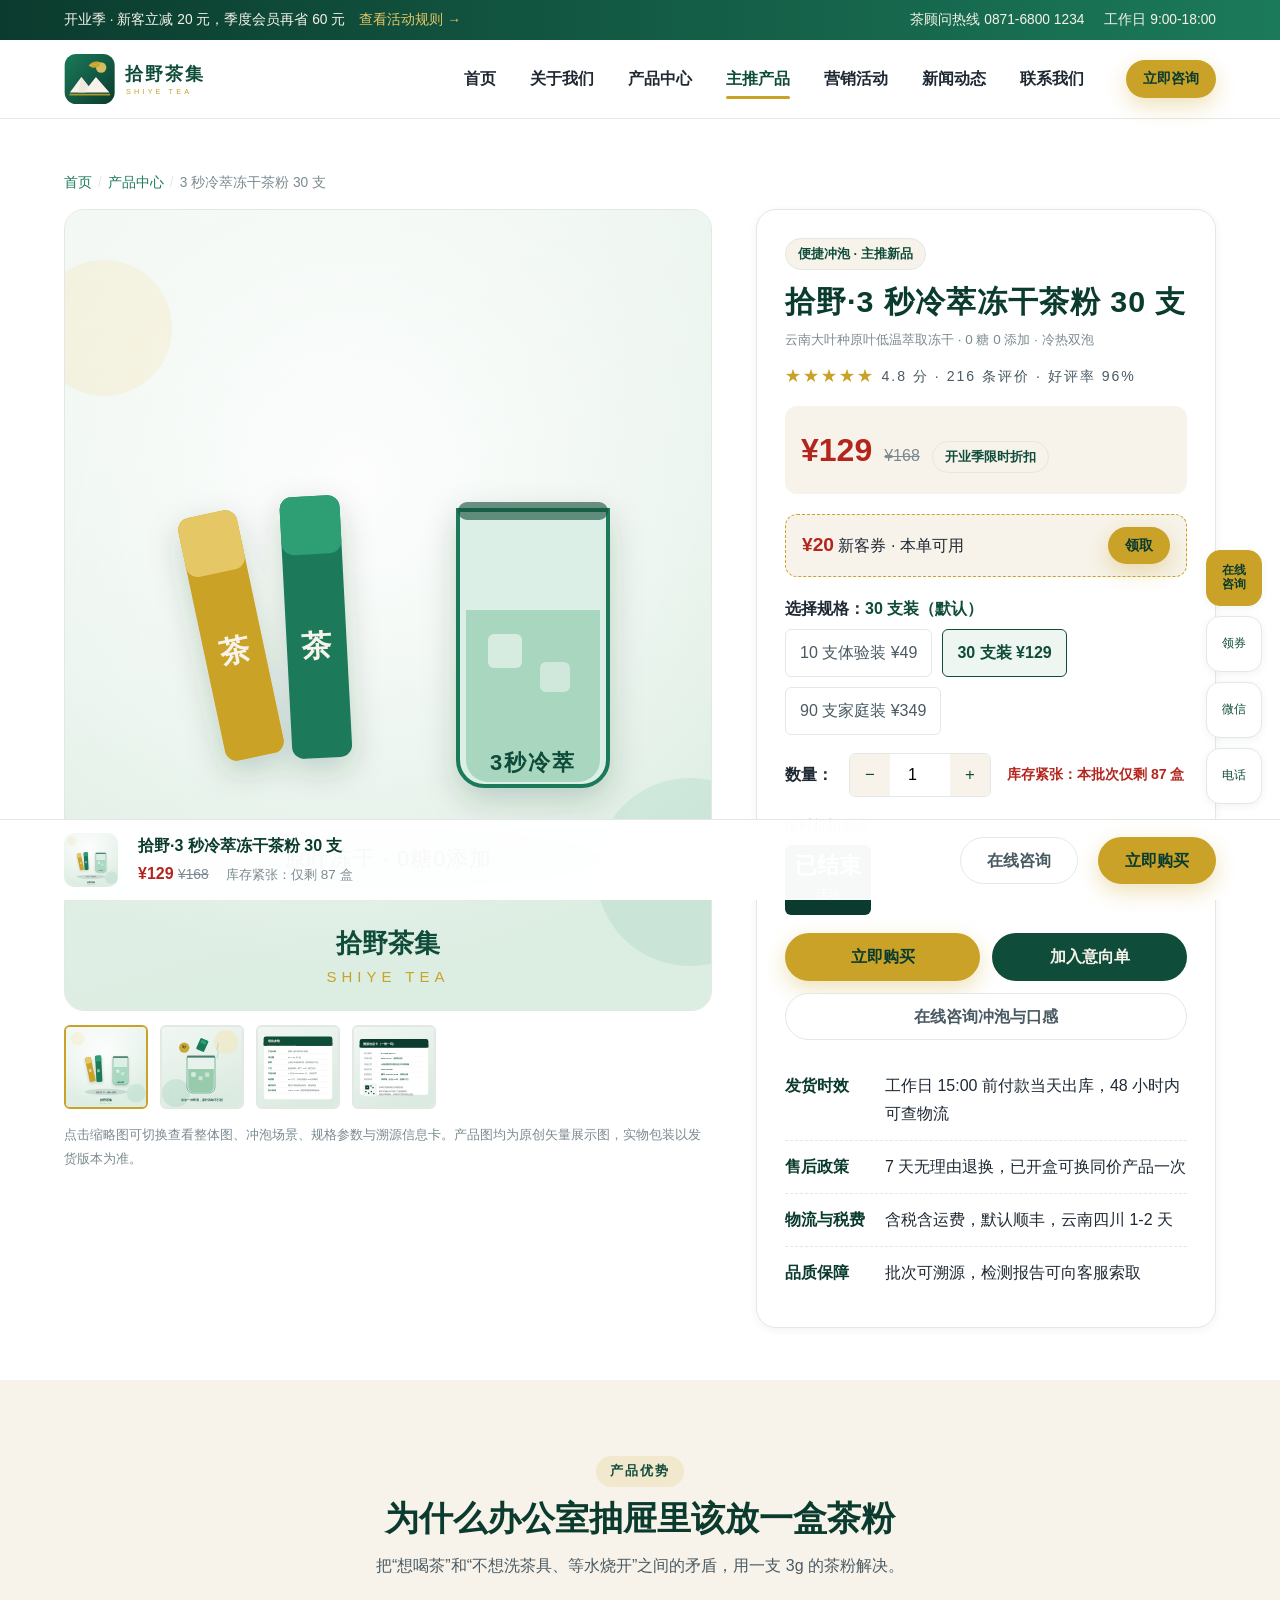
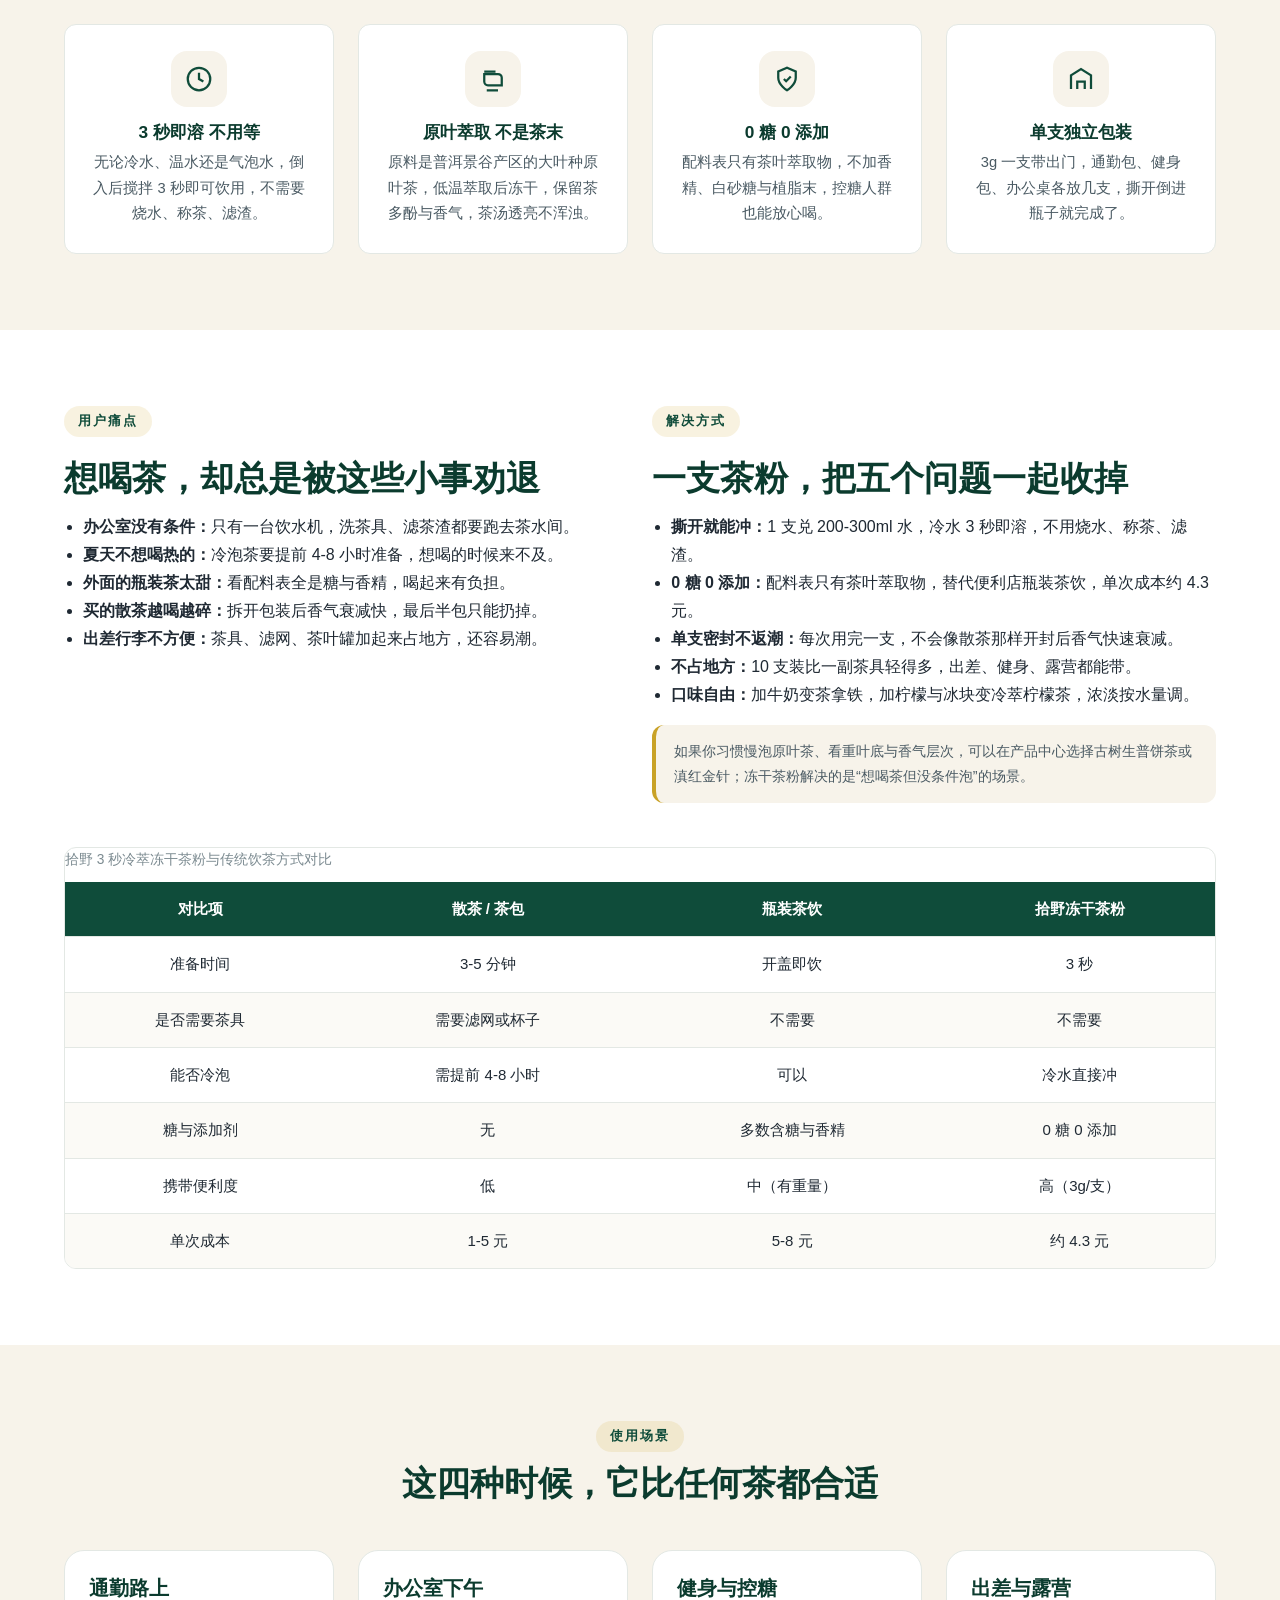
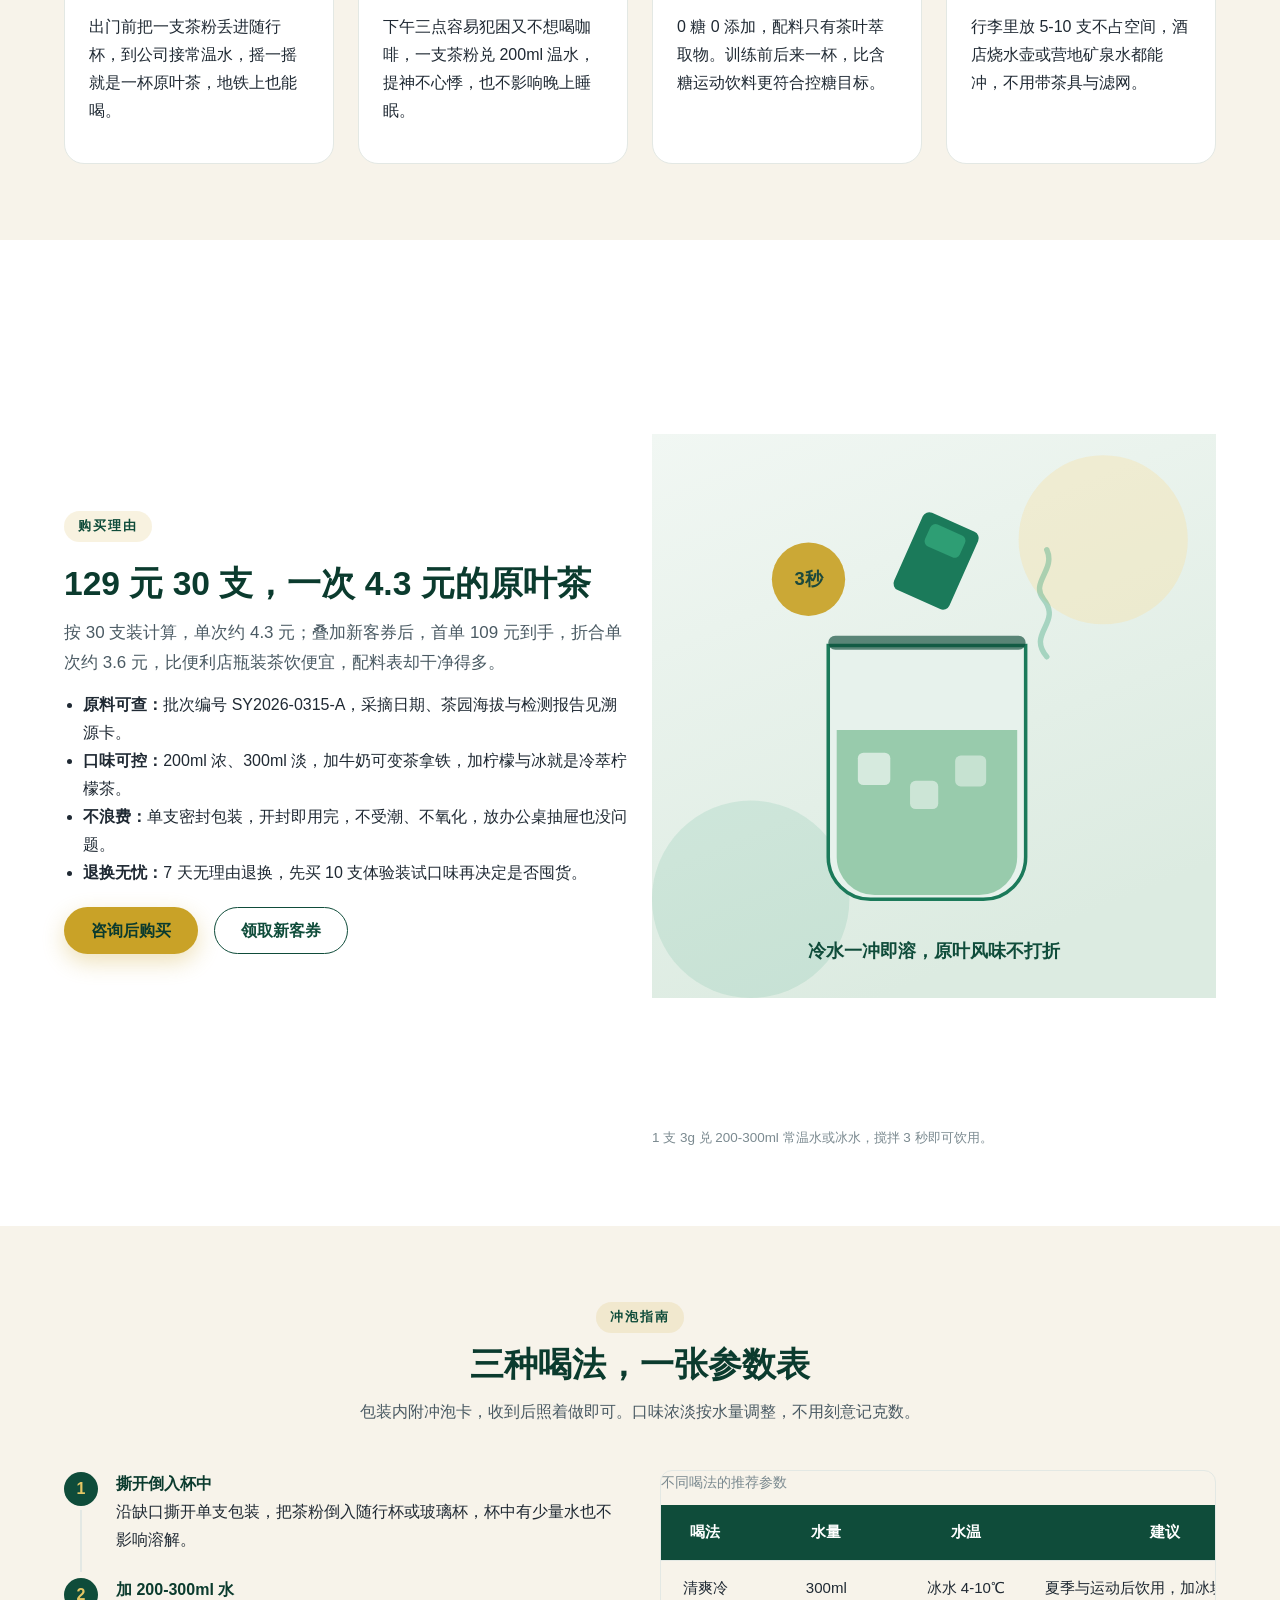
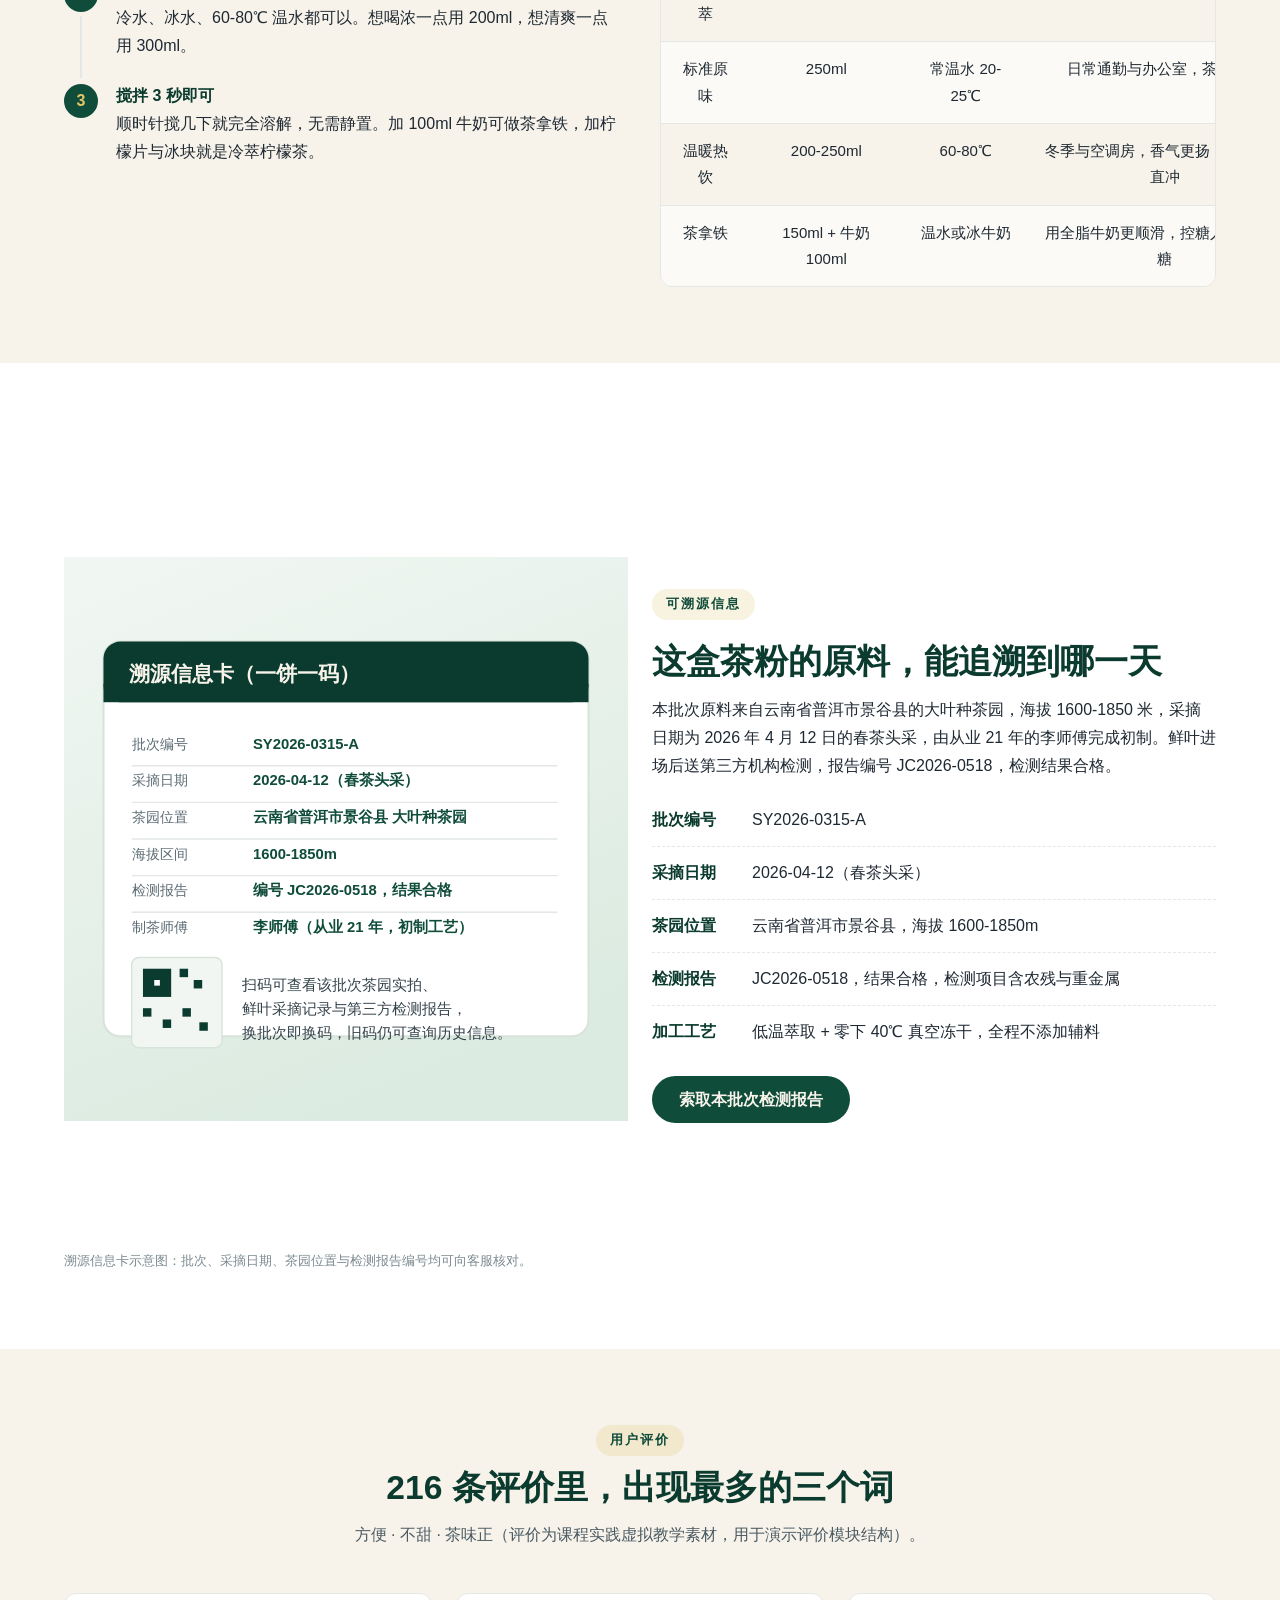
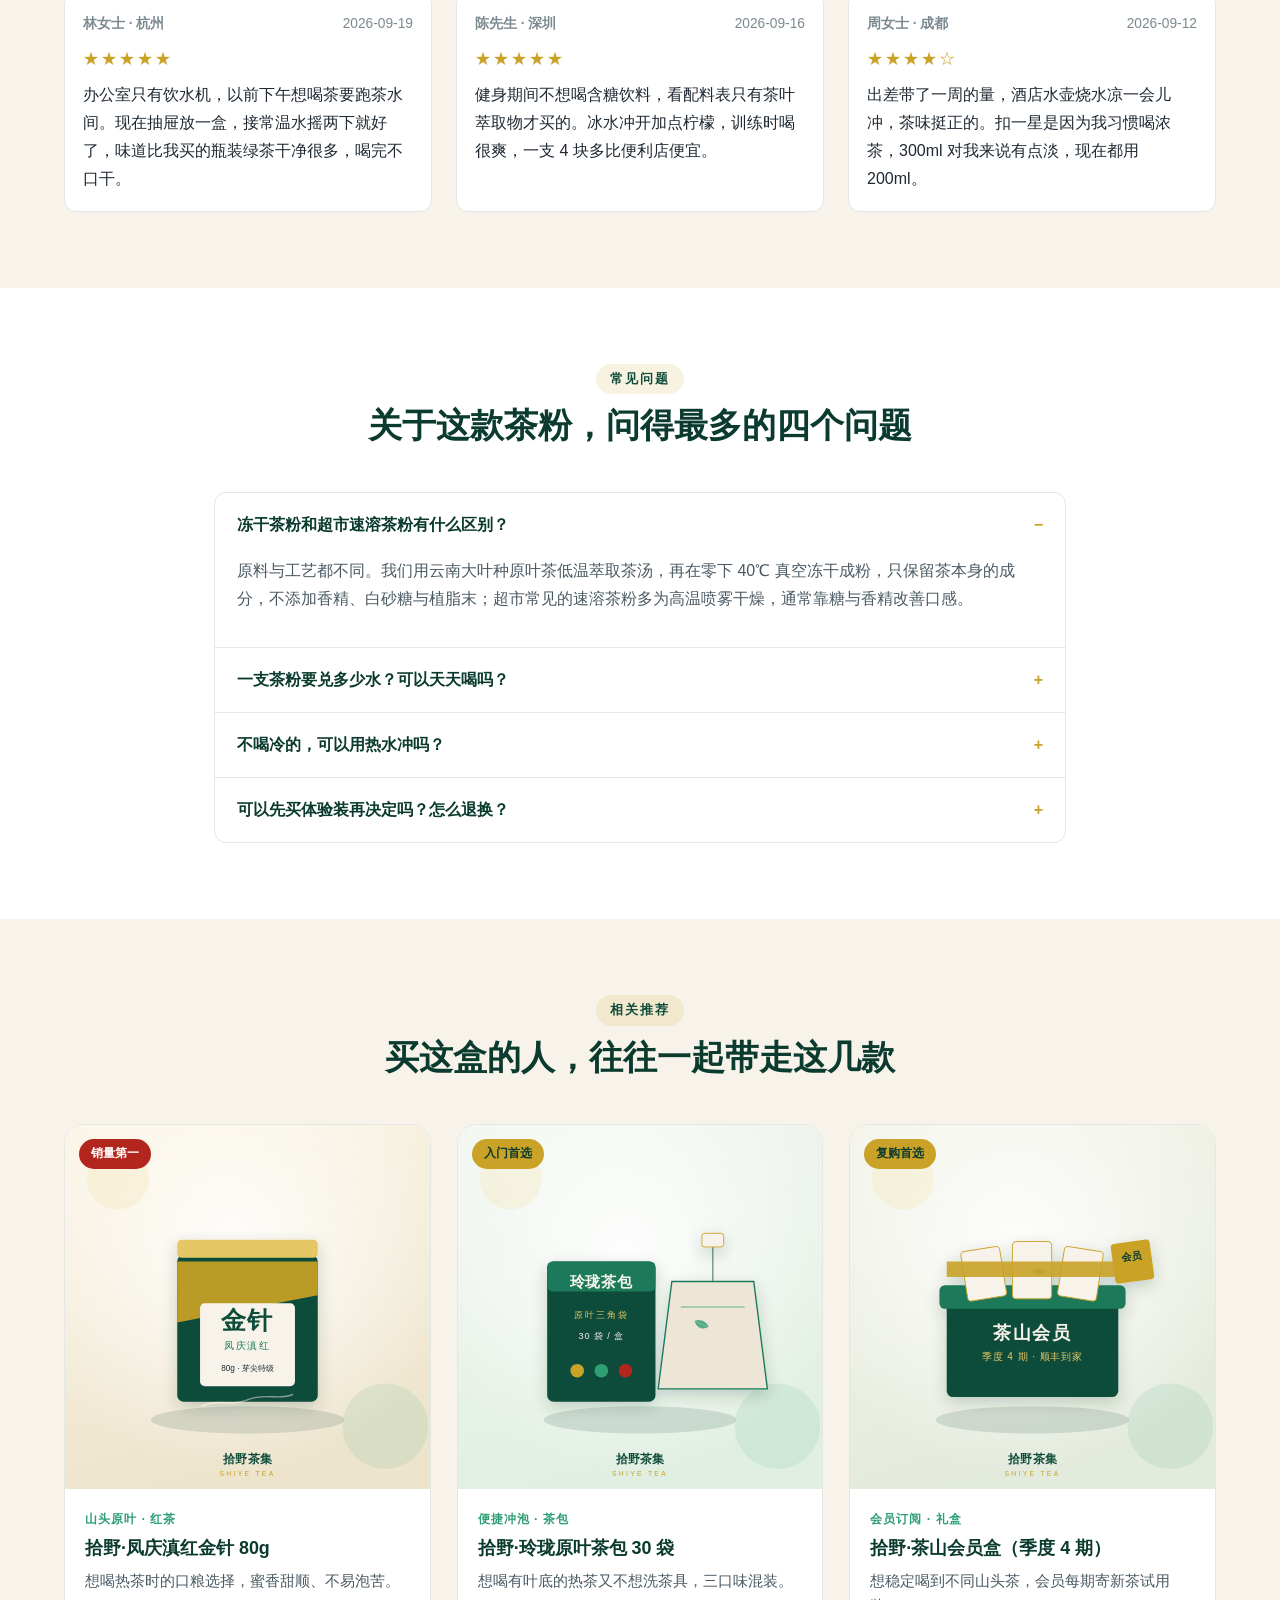
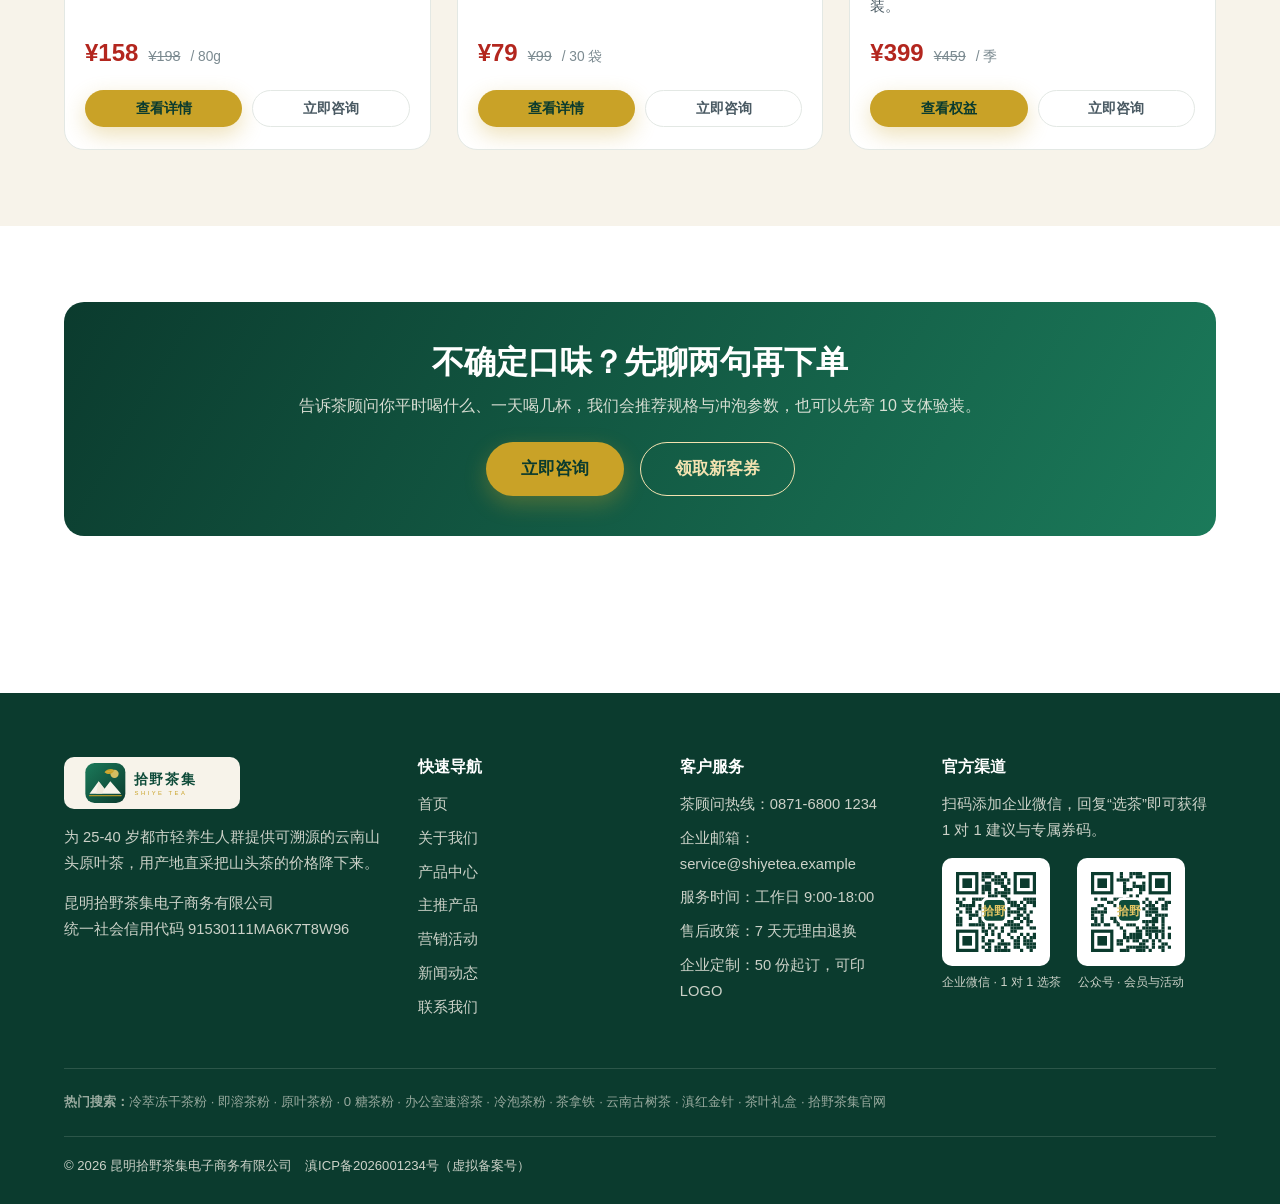
<file: product-detail.html>
<!DOCTYPE html>
<html lang="zh-CN">
<head>
<meta charset="UTF-8">
<meta name="viewport" content="width=device-width, initial-scale=1">
<title>3秒冷萃冻干茶粉30支_原叶即溶茶粉129元_拾野茶集主推产品</title>
<meta name="description" content="拾野·3秒冷萃冻干茶粉，云南大叶种原叶低温萃取冻干，冷水一冲即溶，0糖0添加，30支装129元。单支3g可兑200-300ml水，冷热双泡，可加奶做茶拿铁。支持7天无理由退换与48小时发货。">
<meta name="keywords" content="冷萃冻干茶粉,即溶茶粉,原叶茶粉,0糖茶粉,办公室速溶茶,冷泡茶粉,茶拿铁,冻干茶粉多少钱,拾野茶集冻干茶粉">
<meta name="robots" content="index,follow">
<link rel="canonical" href="https://301031.github.io/shiyetea-website/product-detail.html">
<meta property="og:type" content="product">
<meta property="og:title" content="拾野·3 秒冷萃冻干茶粉 30 支｜冷水一冲即溶的原叶茶">
<meta property="og:description" content="0 糖 0 添加，3 秒即溶，冷热双泡。单支 3g，兑 200-300ml 水即可。30 支装 129 元。">
<meta property="og:image" content="https://301031.github.io/shiyetea-website/assets/images/products/p5-coldbrew.svg">
<link rel="icon" href="assets/images/favicon.svg" type="image/svg+xml">
<link rel="stylesheet" href="css/style.css">
<script>document.documentElement.classList.add('js');</script>
<script type="application/ld+json">
{
  "@context": "https://schema.org",
  "@type": "Product",
  "name": "拾野·3 秒冷萃冻干茶粉 30 支",
  "image": ["https://301031.github.io/shiyetea-website/assets/images/products/p5-coldbrew.svg"],
  "description": "云南大叶种原叶茶低温萃取后冻干成粉，冷水 3 秒即溶，0 糖 0 添加，单支 3g 兑 200-300ml 水，冷热双泡。",
  "sku": "SY-P5-30",
  "brand": { "@type": "Brand", "name": "拾野茶集" },
  "offers": {
    "@type": "Offer",
    "url": "https://301031.github.io/shiyetea-website/product-detail.html",
    "priceCurrency": "CNY",
    "price": "129",
    "availability": "https://schema.org/InStock",
    "priceValidUntil": "2026-10-31"
  },
  "aggregateRating": { "@type": "AggregateRating", "ratingValue": "4.8", "reviewCount": "216" }
}
</script>
<script type="application/ld+json">
{
  "@context": "https://schema.org",
  "@type": "FAQPage",
  "mainEntity": [
    { "@type": "Question", "name": "冻干茶粉和超市速溶茶粉有什么区别？", "acceptedAnswer": { "@type": "Answer", "text": "冻干茶粉以云南原叶茶为原料，先低温萃取茶汤，再在零下 40℃ 真空冻干成粉，不添加香精、白砂糖与植脂末；速溶茶粉多为高温喷雾干燥，常加糖与香精改善口感。" } },
    { "@type": "Question", "name": "一支茶粉要兑多少水？", "acceptedAnswer": { "@type": "Answer", "text": "建议 1 支兑 200-300ml 常温水或冰水，喜欢浓一点可减到 200ml，做茶拿铁可兑 150ml 后加 100ml 牛奶。" } },
    { "@type": "Question", "name": "不喝冷的可以用热水冲吗？", "acceptedAnswer": { "@type": "Answer", "text": "可以。60-80℃ 温水冲泡同样 3 秒即溶，香气更扬；沸水直冲会略苦，建议稍凉后再冲。" } }
  ]
}
</script>
</head>
<body>
<a class="visually-hidden" href="#main">跳到主要内容</a>

<div class="topbar">
  <div class="container topbar__inner">
    <p style="margin:0">开业季 · 新客立减 20 元，季度会员再省 60 元　<a href="activity.html">查看活动规则 →</a></p>
    <ul class="topbar__list">
      <li>茶顾问热线 0871-6800 1234</li>
      <li>工作日 9:00-18:00</li>
    </ul>
  </div>
</div>

<header class="site-header">
  <div class="container site-header__inner">
    <a class="brand" href="index.html" aria-label="拾野茶集官网首页">
      <img src="assets/images/logo.svg" alt="拾野茶集 SHIYE TEA 品牌标志" width="320" height="96">
    </a>
    <nav class="nav" id="siteNav" aria-label="主导航">
      <ul class="nav__list">
        <li><a class="nav__link" href="index.html">首页</a></li>
        <li><a class="nav__link" href="about.html">关于我们</a></li>
        <li><a class="nav__link" href="products.html">产品中心</a></li>
        <li><a class="nav__link" href="product-detail.html">主推产品</a></li>
        <li><a class="nav__link" href="activity.html">营销活动</a></li>
        <li><a class="nav__link" href="news.html">新闻动态</a></li>
        <li><a class="nav__link" href="contact.html">联系我们</a></li>
      </ul>
    </nav>
    <div class="header__cta">
      <a class="btn btn--primary btn--sm" href="contact.html#leave-message" data-consult>立即咨询</a>
    </div>
    <button class="nav-toggle" type="button" data-nav-toggle aria-label="展开导航菜单" aria-expanded="false" aria-controls="siteNav">
      <span></span><span></span><span></span>
    </button>
  </div>
</header>

<main id="main">

  <section class="sec sec--tight">
    <div class="container">
      <nav class="breadcrumb" aria-label="面包屑导航">
        <ol>
          <li><a href="index.html">首页</a></li>
          <li><a href="products.html">产品中心</a></li>
          <li>3 秒冷萃冻干茶粉 30 支</li>
        </ol>
      </nav>

      <div class="grid" style="grid-template-columns:minmax(0,1fr) minmax(360px,460px);gap:44px;align-items:start">
        <div class="gallery" data-gallery>
          <div class="gallery__main">
            <img src="assets/images/products/p5-coldbrew.svg" alt="拾野·3 秒冷萃冻干茶粉 30 支装整体展示图" width="800" height="800" data-gallery-main>
          </div>
          <div class="gallery__thumbs">
            <button class="gallery__thumb is-active" type="button" data-gallery-thumb data-src="assets/images/products/p5-coldbrew.svg" aria-label="查看产品整体图">
              <img src="assets/images/products/p5-coldbrew.svg" alt="产品整体图缩略图" width="800" height="800" loading="lazy">
            </button>
            <button class="gallery__thumb" type="button" data-gallery-thumb data-src="assets/images/products/p5-detail-scene.svg" aria-label="查看冲泡场景图">
              <img src="assets/images/products/p5-detail-scene.svg" alt="冷水冲泡场景缩略图" width="800" height="800" loading="lazy">
            </button>
            <button class="gallery__thumb" type="button" data-gallery-thumb data-src="assets/images/products/p5-detail-spec.svg" aria-label="查看规格参数图">
              <img src="assets/images/products/p5-detail-spec.svg" alt="规格参数缩略图" width="800" height="800" loading="lazy">
            </button>
            <button class="gallery__thumb" type="button" data-gallery-thumb data-src="assets/images/products/p5-detail-trace.svg" aria-label="查看溯源信息卡">
              <img src="assets/images/products/p5-detail-trace.svg" alt="溯源信息卡缩略图" width="800" height="800" loading="lazy">
            </button>
          </div>
          <p class="form__hint">点击缩略图可切换查看整体图、冲泡场景、规格参数与溯源信息卡。产品图均为原创矢量展示图，实物包装以发货版本为准。</p>
        </div>

        <aside class="buybox">
          <span class="chip">便捷冲泡 · 主推新品</span>
          <h1 style="font-size:1.9rem;margin:12px 0 6px" data-product-name>拾野·3 秒冷萃冻干茶粉 30 支</h1>
          <p class="form__hint" style="margin:0">云南大叶种原叶低温萃取冻干 · 0 糖 0 添加 · 冷热双泡</p>
          <p class="stars" style="margin:10px 0 0">★★★★★ <span style="color:var(--c-ink-2);font-size:.88rem">4.8 分 · 216 条评价 · 好评率 96%</span></p>

          <div class="buybox__price">
            <strong>¥129</strong>
            <del>¥168</del>
            <span class="chip">开业季限时折扣</span>
          </div>

          <div class="voucher-mini" style="margin-bottom:18px">
            <div><b>¥20</b> 新客券 · 本单可用</div>
            <button class="btn btn--primary btn--sm" type="button" data-coupon="SHIYE20">领取</button>
          </div>

          <p style="margin:0 0 6px;font-weight:600">选择规格：<span data-opt-output style="color:var(--c-green)">30 支装（默认）</span></p>
          <div class="buybox__opts" data-opt-group>
            <button class="opt" type="button" data-opt="10 支体验装 ¥49">10 支体验装 ¥49</button>
            <button class="opt is-active" type="button" data-opt="30 支装 ¥129">30 支装 ¥129</button>
            <button class="opt" type="button" data-opt="90 支家庭装 ¥349">90 支家庭装 ¥349</button>
          </div>

          <div class="flex flex--center" style="gap:16px;margin-bottom:14px">
            <span style="font-weight:600">数量：</span>
            <div class="qty" data-qty>
              <button type="button" data-qty-minus aria-label="减少数量">−</button>
              <input type="number" value="1" min="1" max="20" aria-label="购买数量">
              <button type="button" data-qty-plus aria-label="增加数量">+</button>
            </div>
            <span class="stock-tip">库存紧张：本批次仅剩 87 盒</span>
          </div>

          <div style="margin:16px 0 18px">
            <p style="margin:0 0 8px;font-size:.88rem;color:var(--c-muted)">限时折扣剩余</p>
            <ul class="countdown" data-countdown data-deadline="2026-10-31T23:59:59"></ul>
          </div>

          <div class="grid grid--2" style="gap:12px">
            <a class="btn btn--primary" href="contact.html#leave-message" data-consult>立即购买</a>
            <button class="btn btn--solid" type="button" data-buy>加入意向单</button>
          </div>
          <a class="btn btn--ghost btn--block" href="contact.html#leave-message" style="margin-top:12px" data-consult>在线咨询冲泡与口感</a>

          <ul class="info-list" style="margin-top:20px">
            <li><b>发货时效</b><span>工作日 15:00 前付款当天出库，48 小时内可查物流</span></li>
            <li><b>售后政策</b><span>7 天无理由退换，已开盒可换同价产品一次</span></li>
            <li><b>物流与税费</b><span>含税含运费，默认顺丰，云南四川 1-2 天</span></li>
            <li><b>品质保障</b><span>批次可溯源，检测报告可向客服索取</span></li>
          </ul>
        </aside>
      </div>
    </div>
  </section>

  <section class="sec sec--cream" id="advantage">
    <div class="container">
      <div class="sec__head reveal">
        <span class="sec__eyebrow">产品优势</span>
        <h2 class="sec__title">为什么办公室抽屉里该放一盒茶粉</h2>
        <p class="sec__desc">把“想喝茶”和“不想洗茶具、等水烧开”之间的矛盾，用一支 3g 的茶粉解决。</p>
      </div>
      <div class="grid grid--4">
        <article class="feature reveal">
          <div class="feature__icon" aria-hidden="true">
            <svg viewBox="0 0 24 24" fill="none" stroke="currentColor" stroke-width="1.8"><circle cx="12" cy="12" r="9"/><path d="M12 7v5l3.5 2"/></svg>
          </div>
          <h3>3 秒即溶 不用等</h3>
          <p>无论冷水、温水还是气泡水，倒入后搅拌 3 秒即可饮用，不需要烧水、称茶、滤渣。</p>
        </article>
        <article class="feature reveal">
          <div class="feature__icon" aria-hidden="true">
            <svg viewBox="0 0 24 24" fill="none" stroke="currentColor" stroke-width="1.8"><path d="M5 8h11a3 3 0 0 1 3 3v6H8a3 3 0 0 1-3-3z"/><path d="M5 6h9M7 21h9"/></svg>
          </div>
          <h3>原叶萃取 不是茶末</h3>
          <p>原料是普洱景谷产区的大叶种原叶茶，低温萃取后冻干，保留茶多酚与香气，茶汤透亮不浑浊。</p>
        </article>
        <article class="feature reveal">
          <div class="feature__icon" aria-hidden="true">
            <svg viewBox="0 0 24 24" fill="none" stroke="currentColor" stroke-width="1.8"><path d="M12 21s7-4.2 7-10V6l-7-3-7 3v5c0 5.8 7 10 7 10z"/><path d="M9.5 12l1.8 1.8L15 10"/></svg>
          </div>
          <h3>0 糖 0 添加</h3>
          <p>配料表只有茶叶萃取物，不加香精、白砂糖与植脂末，控糖人群也能放心喝。</p>
        </article>
        <article class="feature reveal">
          <div class="feature__icon" aria-hidden="true">
            <svg viewBox="0 0 24 24" fill="none" stroke="currentColor" stroke-width="1.8"><path d="M4 20V9l8-5 8 5v11"/><path d="M9 20v-6h6v6"/></svg>
          </div>
          <h3>单支独立包装</h3>
          <p>3g 一支带出门，通勤包、健身包、办公桌各放几支，撕开倒进瓶子就完成了。</p>
        </article>
      </div>
    </div>
  </section>

  <section class="sec" id="pain">
    <div class="container">
      <div class="grid grid--2" style="align-items:start">
        <div class="reveal">
          <span class="sec__eyebrow">用户痛点</span>
          <h2 class="sec__title" style="margin-top:10px">想喝茶，却总是被这些小事劝退</h2>
          <ul style="margin-top:6px">
            <li><strong>办公室没有条件：</strong>只有一台饮水机，洗茶具、滤茶渣都要跑去茶水间。</li>
            <li><strong>夏天不想喝热的：</strong>冷泡茶要提前 4-8 小时准备，想喝的时候来不及。</li>
            <li><strong>外面的瓶装茶太甜：</strong>看配料表全是糖与香精，喝起来有负担。</li>
            <li><strong>买的散茶越喝越碎：</strong>拆开包装后香气衰减快，最后半包只能扔掉。</li>
            <li><strong>出差行李不方便：</strong>茶具、滤网、茶叶罐加起来占地方，还容易潮。</li>
          </ul>
        </div>
        <div class="reveal">
          <span class="sec__eyebrow">解决方式</span>
          <h2 class="sec__title" style="margin-top:10px">一支茶粉，把五个问题一起收掉</h2>
          <ul style="margin-top:6px">
            <li><strong>撕开就能冲：</strong>1 支兑 200-300ml 水，冷水 3 秒即溶，不用烧水、称茶、滤渣。</li>
            <li><strong>0 糖 0 添加：</strong>配料表只有茶叶萃取物，替代便利店瓶装茶饮，单次成本约 4.3 元。</li>
            <li><strong>单支密封不返潮：</strong>每次用完一支，不会像散茶那样开封后香气快速衰减。</li>
            <li><strong>不占地方：</strong>10 支装比一副茶具轻得多，出差、健身、露营都能带。</li>
            <li><strong>口味自由：</strong>加牛奶变茶拿铁，加柠檬与冰块变冷萃柠檬茶，浓淡按水量调。</li>
          </ul>
          <div class="notice" style="margin-top:16px">如果你习惯慢泡原叶茶、看重叶底与香气层次，可以在产品中心选择古树生普饼茶或滇红金针；冻干茶粉解决的是“想喝茶但没条件泡”的场景。</div>
        </div>
      </div>
      <div class="table-wrap reveal" style="margin-top:44px">
        <table class="table table--center">
          <caption>拾野 3 秒冷萃冻干茶粉与传统饮茶方式对比</caption>
          <thead>
            <tr><th scope="col">对比项</th><th scope="col">散茶 / 茶包</th><th scope="col">瓶装茶饮</th><th scope="col">拾野冻干茶粉</th></tr>
          </thead>
          <tbody>
            <tr><td>准备时间</td><td>3-5 分钟</td><td>开盖即饮</td><td>3 秒</td></tr>
            <tr><td>是否需要茶具</td><td>需要滤网或杯子</td><td>不需要</td><td>不需要</td></tr>
            <tr><td>能否冷泡</td><td>需提前 4-8 小时</td><td>可以</td><td>冷水直接冲</td></tr>
            <tr><td>糖与添加剂</td><td>无</td><td>多数含糖与香精</td><td>0 糖 0 添加</td></tr>
            <tr><td>携带便利度</td><td>低</td><td>中（有重量）</td><td>高（3g/支）</td></tr>
            <tr><td>单次成本</td><td>1-5 元</td><td>5-8 元</td><td>约 4.3 元</td></tr>
          </tbody>
        </table>
      </div>
    </div>
  </section>

  <section class="sec sec--cream" id="scenes">
    <div class="container">
      <div class="sec__head reveal">
        <span class="sec__eyebrow">使用场景</span>
        <h2 class="sec__title">这四种时候，它比任何茶都合适</h2>
      </div>
      <div class="grid grid--4">
        <article class="card reveal">
          <h3>通勤路上</h3>
          <p>出门前把一支茶粉丢进随行杯，到公司接常温水，摇一摇就是一杯原叶茶，地铁上也能喝。</p>
        </article>
        <article class="card reveal">
          <h3>办公室下午</h3>
          <p>下午三点容易犯困又不想喝咖啡，一支茶粉兑 200ml 温水，提神不心悸，也不影响晚上睡眠。</p>
        </article>
        <article class="card reveal">
          <h3>健身与控糖</h3>
          <p>0 糖 0 添加，配料只有茶叶萃取物。训练前后来一杯，比含糖运动饮料更符合控糖目标。</p>
        </article>
        <article class="card reveal">
          <h3>出差与露营</h3>
          <p>行李里放 5-10 支不占空间，酒店烧水壶或营地矿泉水都能冲，不用带茶具与滤网。</p>
        </article>
      </div>
    </div>
  </section>

  <section class="sec" id="why-buy">
    <div class="container">
      <div class="grid grid--2" style="align-items:center">
        <div class="reveal">
          <span class="sec__eyebrow">购买理由</span>
          <h2 class="sec__title" style="margin-top:10px">129 元 30 支，一次 4.3 元的原叶茶</h2>
          <p class="lead">按 30 支装计算，单次约 4.3 元；叠加新客券后，首单 109 元到手，折合单次约 3.6 元，比便利店瓶装茶饮便宜，配料表却干净得多。</p>
          <ul style="margin-top:12px">
            <li><strong>原料可查：</strong>批次编号 SY2026-0315-A，采摘日期、茶园海拔与检测报告见溯源卡。</li>
            <li><strong>口味可控：</strong>200ml 浓、300ml 淡，加牛奶可变茶拿铁，加柠檬与冰就是冷萃柠檬茶。</li>
            <li><strong>不浪费：</strong>单支密封包装，开封即用完，不受潮、不氧化，放办公桌抽屉也没问题。</li>
            <li><strong>退换无忧：</strong>7 天无理由退换，先买 10 支体验装试口味再决定是否囤货。</li>
          </ul>
          <div class="flex" style="margin-top:20px;flex-wrap:wrap">
            <a class="btn btn--primary" href="contact.html#leave-message" data-consult>咨询后购买</a>
            <a class="btn btn--outline" href="activity.html">领取新客券</a>
          </div>
        </div>
        <figure class="reveal" style="margin:0">
          <img src="assets/images/products/p5-detail-scene.svg" alt="3 秒冷萃冻干茶粉冷水冲泡场景展示" width="800" height="800" loading="lazy" style="border-radius:20px">
          <figcaption class="form__hint" style="margin-top:10px">1 支 3g 兑 200-300ml 常温水或冰水，搅拌 3 秒即可饮用。</figcaption>
        </figure>
      </div>
    </div>
  </section>

  <section class="sec sec--cream" id="brew">
    <div class="container">
      <div class="sec__head reveal">
        <span class="sec__eyebrow">冲泡指南</span>
        <h2 class="sec__title">三种喝法，一张参数表</h2>
        <p class="sec__desc">包装内附冲泡卡，收到后照着做即可。口味浓淡按水量调整，不用刻意记克数。</p>
      </div>
      <div class="grid grid--2" style="gap:40px;align-items:start">
        <ol class="steps reveal">
          <li>
            <strong>撕开倒入杯中</strong>
            沿缺口撕开单支包装，把茶粉倒入随行杯或玻璃杯，杯中有少量水也不影响溶解。
          </li>
          <li>
            <strong>加 200-300ml 水</strong>
            冷水、冰水、60-80℃ 温水都可以。想喝浓一点用 200ml，想清爽一点用 300ml。
          </li>
          <li>
            <strong>搅拌 3 秒即可</strong>
            顺时针搅几下就完全溶解，无需静置。加 100ml 牛奶可做茶拿铁，加柠檬片与冰块就是冷萃柠檬茶。
          </li>
        </ol>
        <div class="table-wrap reveal">
          <table class="table table--center">
            <caption>不同喝法的推荐参数</caption>
            <thead>
              <tr><th scope="col">喝法</th><th scope="col">水量</th><th scope="col">水温</th><th scope="col">建议</th></tr>
            </thead>
            <tbody>
              <tr><td>清爽冷萃</td><td>300ml</td><td>冰水 4-10℃</td><td>夏季与运动后饮用，加冰块口感更好</td></tr>
              <tr><td>标准原味</td><td>250ml</td><td>常温水 20-25℃</td><td>日常通勤与办公室，茶香平衡</td></tr>
              <tr><td>温暖热饮</td><td>200-250ml</td><td>60-80℃</td><td>冬季与空调房，香气更扬，避免沸水直冲</td></tr>
              <tr><td>茶拿铁</td><td>150ml + 牛奶 100ml</td><td>温水或冰牛奶</td><td>用全脂牛奶更顺滑，控糖人群无需加糖</td></tr>
            </tbody>
          </table>
        </div>
      </div>
    </div>
  </section>

  <section class="sec" id="trace">
    <div class="container">
      <div class="grid grid--2" style="align-items:center">
        <figure class="reveal" style="margin:0">
          <img src="assets/images/products/p5-detail-trace.svg" alt="3 秒冷萃冻干茶粉溯源信息卡，含批次编号与检测报告编号" width="800" height="800" loading="lazy" style="border-radius:20px">
          <figcaption class="form__hint" style="margin-top:10px">溯源信息卡示意图：批次、采摘日期、茶园位置与检测报告编号均可向客服核对。</figcaption>
        </figure>
        <div class="reveal">
          <span class="sec__eyebrow">可溯源信息</span>
          <h2 class="sec__title" style="margin-top:10px">这盒茶粉的原料，能追溯到哪一天</h2>
          <p>本批次原料来自云南省普洱市景谷县的大叶种茶园，海拔 1600-1850 米，采摘日期为 2026 年 4 月 12 日的春茶头采，由从业 21 年的李师傅完成初制。鲜叶进场后送第三方机构检测，报告编号 JC2026-0518，检测结果合格。</p>
          <ul class="info-list" style="margin-top:14px">
            <li><b>批次编号</b><span>SY2026-0315-A</span></li>
            <li><b>采摘日期</b><span>2026-04-12（春茶头采）</span></li>
            <li><b>茶园位置</b><span>云南省普洱市景谷县，海拔 1600-1850m</span></li>
            <li><b>检测报告</b><span>JC2026-0518，结果合格，检测项目含农残与重金属</span></li>
            <li><b>加工工艺</b><span>低温萃取 + 零下 40℃ 真空冻干，全程不添加辅料</span></li>
          </ul>
          <a class="btn btn--solid" href="contact.html#leave-message" style="margin-top:18px" data-consult>索取本批次检测报告</a>
        </div>
      </div>
    </div>
  </section>

  <section class="sec sec--cream" id="reviews">
    <div class="container">
      <div class="sec__head reveal">
        <span class="sec__eyebrow">用户评价</span>
        <h2 class="sec__title">216 条评价里，出现最多的三个词</h2>
        <p class="sec__desc">方便 · 不甜 · 茶味正（评价为课程实践虚拟教学素材，用于演示评价模块结构）。</p>
      </div>
      <div class="grid grid--3">
        <article class="review reveal">
          <div class="review__meta"><strong>林女士 · 杭州</strong><time datetime="2026-09-19">2026-09-19</time></div>
          <p class="stars" style="margin:0 0 8px">★★★★★</p>
          <p style="margin:0">办公室只有饮水机，以前下午想喝茶要跑茶水间。现在抽屉放一盒，接常温水摇两下就好了，味道比我买的瓶装绿茶干净很多，喝完不口干。</p>
        </article>
        <article class="review reveal">
          <div class="review__meta"><strong>陈先生 · 深圳</strong><time datetime="2026-09-16">2026-09-16</time></div>
          <p class="stars" style="margin:0 0 8px">★★★★★</p>
          <p style="margin:0">健身期间不想喝含糖饮料，看配料表只有茶叶萃取物才买的。冰水冲开加点柠檬，训练时喝很爽，一支 4 块多比便利店便宜。</p>
        </article>
        <article class="review reveal">
          <div class="review__meta"><strong>周女士 · 成都</strong><time datetime="2026-09-12">2026-09-12</time></div>
          <p class="stars" style="margin:0 0 8px">★★★★☆</p>
          <p style="margin:0">出差带了一周的量，酒店水壶烧水凉一会儿冲，茶味挺正的。扣一星是因为我习惯喝浓茶，300ml 对我来说有点淡，现在都用 200ml。</p>
        </article>
      </div>
    </div>
  </section>

  <section class="sec" id="faq">
    <div class="container container--narrow">
      <div class="sec__head reveal">
        <span class="sec__eyebrow">常见问题</span>
        <h2 class="sec__title">关于这款茶粉，问得最多的四个问题</h2>
      </div>
      <div class="faq reveal">
        <div class="faq__item is-open">
          <button class="faq__q" type="button" aria-expanded="true">冻干茶粉和超市速溶茶粉有什么区别？<span>−</span></button>
          <div class="faq__a"><p>原料与工艺都不同。我们用云南大叶种原叶茶低温萃取茶汤，再在零下 40℃ 真空冻干成粉，只保留茶本身的成分，不添加香精、白砂糖与植脂末；超市常见的速溶茶粉多为高温喷雾干燥，通常靠糖与香精改善口感。</p></div>
        </div>
        <div class="faq__item">
          <button class="faq__q" type="button" aria-expanded="false">一支茶粉要兑多少水？可以天天喝吗？<span>+</span></button>
          <div class="faq__a"><p>建议 1 支兑 200-300ml 水，浓淡按自己喜好调整。可以每天喝，单支 3g 的茶量约等于一杯常规浓度的茶，咖啡因含量低于同体积的浓咖啡。孕期、哺乳期或对咖啡因敏感的人群建议控制在每天 1-2 支，并避开睡前饮用。</p></div>
        </div>
        <div class="faq__item">
          <button class="faq__q" type="button" aria-expanded="false">不喝冷的，可以用热水冲吗？<span>+</span></button>
          <div class="faq__a"><p>可以。60-80℃ 的温水冲泡同样 3 秒即溶，香气比冷水更明显。不建议用刚烧开的沸水直冲，高温会让茶多酚释放过快，口感偏苦；水烧开后晾 3-5 分钟再冲更合适。</p></div>
        </div>
        <div class="faq__item">
          <button class="faq__q" type="button" aria-expanded="false">可以先买体验装再决定吗？怎么退换？<span>+</span></button>
          <div class="faq__a"><p>可以，10 支体验装 49 元，先用一周看看口味是否合意。未拆封商品 7 天内可整单退换；已经开封品尝但不喜欢的，可凭口味反馈申请一次同价产品换货，往返运费由我们承担。</p></div>
        </div>
      </div>
    </div>
  </section>

  <section class="sec sec--cream" id="related">
    <div class="container">
      <div class="sec__head reveal">
        <span class="sec__eyebrow">相关推荐</span>
        <h2 class="sec__title">买这盒的人，往往一起带走这几款</h2>
      </div>
      <div class="pcards">
        <article class="pcard reveal">
          <a class="pcard__media" href="products.html" aria-label="查看凤庆滇红金针详情">
            <span class="pcard__badge">销量第一</span>
            <img src="assets/images/products/p3-goldbox.svg" alt="拾野·凤庆滇红金针 80g 产品图" width="800" height="800" loading="lazy">
          </a>
          <div class="pcard__body">
            <span class="pcard__cat">山头原叶 · 红茶</span>
            <h3 class="pcard__title"><a href="products.html">拾野·凤庆滇红金针 80g</a></h3>
            <p class="pcard__desc">想喝热茶时的口粮选择，蜜香甜顺、不易泡苦。</p>
            <div class="pcard__price"><strong>¥158</strong><del>¥198</del><span>/ 80g</span></div>
            <div class="pcard__actions">
              <a class="btn btn--primary btn--sm" href="products.html">查看详情</a>
              <a class="btn btn--ghost btn--sm" href="contact.html#leave-message" data-consult>立即咨询</a>
            </div>
          </div>
        </article>
        <article class="pcard reveal">
          <a class="pcard__media" href="products.html" aria-label="查看玲珑原叶茶包详情">
            <span class="pcard__badge pcard__badge--gold">入门首选</span>
            <img src="assets/images/products/p4-teabag.svg" alt="拾野·玲珑原叶茶包 30 袋产品图" width="800" height="800" loading="lazy">
          </a>
          <div class="pcard__body">
            <span class="pcard__cat">便捷冲泡 · 茶包</span>
            <h3 class="pcard__title"><a href="products.html">拾野·玲珑原叶茶包 30 袋</a></h3>
            <p class="pcard__desc">想喝有叶底的热茶又不想洗茶具，三口味混装。</p>
            <div class="pcard__price"><strong>¥79</strong><del>¥99</del><span>/ 30 袋</span></div>
            <div class="pcard__actions">
              <a class="btn btn--primary btn--sm" href="products.html">查看详情</a>
              <a class="btn btn--ghost btn--sm" href="contact.html#leave-message" data-consult>立即咨询</a>
            </div>
          </div>
        </article>
        <article class="pcard reveal">
          <a class="pcard__media" href="activity.html" aria-label="查看茶山会员盒详情">
            <span class="pcard__badge pcard__badge--gold">复购首选</span>
            <img src="assets/images/products/p7-member.svg" alt="拾野·茶山会员盒产品图" width="800" height="800" loading="lazy">
          </a>
          <div class="pcard__body">
            <span class="pcard__cat">会员订阅 · 礼盒</span>
            <h3 class="pcard__title"><a href="activity.html">拾野·茶山会员盒（季度 4 期）</a></h3>
            <p class="pcard__desc">想稳定喝到不同山头茶，会员每期寄新茶试用装。</p>
            <div class="pcard__price"><strong>¥399</strong><del>¥459</del><span>/ 季</span></div>
            <div class="pcard__actions">
              <a class="btn btn--primary btn--sm" href="activity.html">查看权益</a>
              <a class="btn btn--ghost btn--sm" href="contact.html#leave-message" data-consult>立即咨询</a>
            </div>
          </div>
        </article>
      </div>
    </div>
  </section>

  <section class="sec">
    <div class="container">
      <div class="cta-band reveal" style="grid-template-columns:1fr">
        <div class="text-center">
          <h2 style="margin-bottom:8px">不确定口味？先聊两句再下单</h2>
          <p style="max-width:52em;margin:0 auto 22px">告诉茶顾问你平时喝什么、一天喝几杯，我们会推荐规格与冲泡参数，也可以先寄 10 支体验装。</p>
          <div class="flex" style="justify-content:center;flex-wrap:wrap">
            <a class="btn btn--primary btn--lg" href="contact.html#leave-message" data-consult>立即咨询</a>
            <a class="btn btn--outline btn--lg" href="activity.html" style="border-color:#f3e2b0;color:#f3e2b0">领取新客券</a>
          </div>
        </div>
      </div>
    </div>
  </section>

</main>

<div class="stickybar">
  <div class="container stickybar__inner">
    <img src="assets/images/products/p5-coldbrew.svg" alt="拾野·3 秒冷萃冻干茶粉" width="800" height="800" loading="lazy">
    <div class="stickybar__info">
      <b>拾野·3 秒冷萃冻干茶粉 30 支</b>
      <span style="color:var(--c-danger);font-weight:700">¥129</span>
      <del style="color:var(--c-muted);font-size:.86rem">¥168</del>
      <span class="form__hint">　库存紧张：仅剩 87 盒</span>
    </div>
    <a class="btn btn--ghost" href="contact.html#leave-message" data-consult>在线咨询</a>
    <a class="btn btn--primary" href="contact.html#leave-message" data-consult>立即购买</a>
  </div>
</div>

<footer class="site-footer">
  <div class="container">
    <div class="footer__grid">
      <div class="footer__brand">
        <img src="assets/images/logo.svg" alt="拾野茶集 SHIYE TEA 品牌标志" width="320" height="96">
        <p style="margin-top:16px">为 25-40 岁都市轻养生人群提供可溯源的云南山头原叶茶，用产地直采把山头茶的价格降下来。</p>
        <p style="margin:0">昆明拾野茶集电子商务有限公司<br>统一社会信用代码 91530111MA6K7T8W96</p>
      </div>
      <div>
        <h3>快速导航</h3>
        <ul class="footer__links">
          <li><a href="index.html">首页</a></li>
          <li><a href="about.html">关于我们</a></li>
          <li><a href="products.html">产品中心</a></li>
          <li><a href="product-detail.html">主推产品</a></li>
          <li><a href="activity.html">营销活动</a></li>
          <li><a href="news.html">新闻动态</a></li>
          <li><a href="contact.html">联系我们</a></li>
        </ul>
      </div>
      <div>
        <h3>客户服务</h3>
        <ul class="footer__links">
          <li>茶顾问热线：0871-6800 1234</li>
          <li>企业邮箱：service@shiyetea.example</li>
          <li>服务时间：工作日 9:00-18:00</li>
          <li>售后政策：7 天无理由退换</li>
          <li>企业定制：50 份起订，可印 LOGO</li>
        </ul>
      </div>
      <div>
        <h3>官方渠道</h3>
        <p style="margin:0">扫码添加企业微信，回复“选茶”即可获得 1 对 1 建议与专属券码。</p>
        <div class="footer__qr">
          <figure><img src="assets/images/qr/wechat-work.svg" alt="拾野茶集企业微信二维码" width="240" height="240" loading="lazy"><figcaption>企业微信 · 1 对 1 选茶</figcaption></figure>
          <figure><img src="assets/images/qr/official-account.svg" alt="拾野茶集微信公众号二维码" width="240" height="240" loading="lazy"><figcaption>公众号 · 会员与活动</figcaption></figure>
        </div>
      </div>
    </div>
    <div class="footer__keywords">
      <strong>热门搜索：</strong>冷萃冻干茶粉 · 即溶茶粉 · 原叶茶粉 · 0 糖茶粉 · 办公室速溶茶 · 冷泡茶粉 · 茶拿铁 · 云南古树茶 · 滇红金针 · 茶叶礼盒 · 拾野茶集官网
    </div>
    <div class="footer__bottom">
      <p style="margin:0">© 2026 昆明拾野茶集电子商务有限公司　滇ICP备2026001234号（虚拟备案号）</p>
    </div>
  </div>
</footer>

<aside class="float-rail" aria-label="快捷咨询入口">
  <a class="float-rail__item float-rail__item--gold" href="contact.html#leave-message" data-consult title="在线咨询">在线<br>咨询</a>
  <a class="float-rail__item" href="activity.html" title="领取优惠券">领券</a>
  <a class="float-rail__item" href="contact.html#wechat" title="企业微信">微信</a>
  <a class="float-rail__item" href="tel:087168001234" title="电话咨询">电话</a>
</aside>
<button class="to-top" type="button" data-to-top aria-label="返回页面顶部">↑</button>

<script src="js/main.js" defer></script>
</body>
</html>
</file>
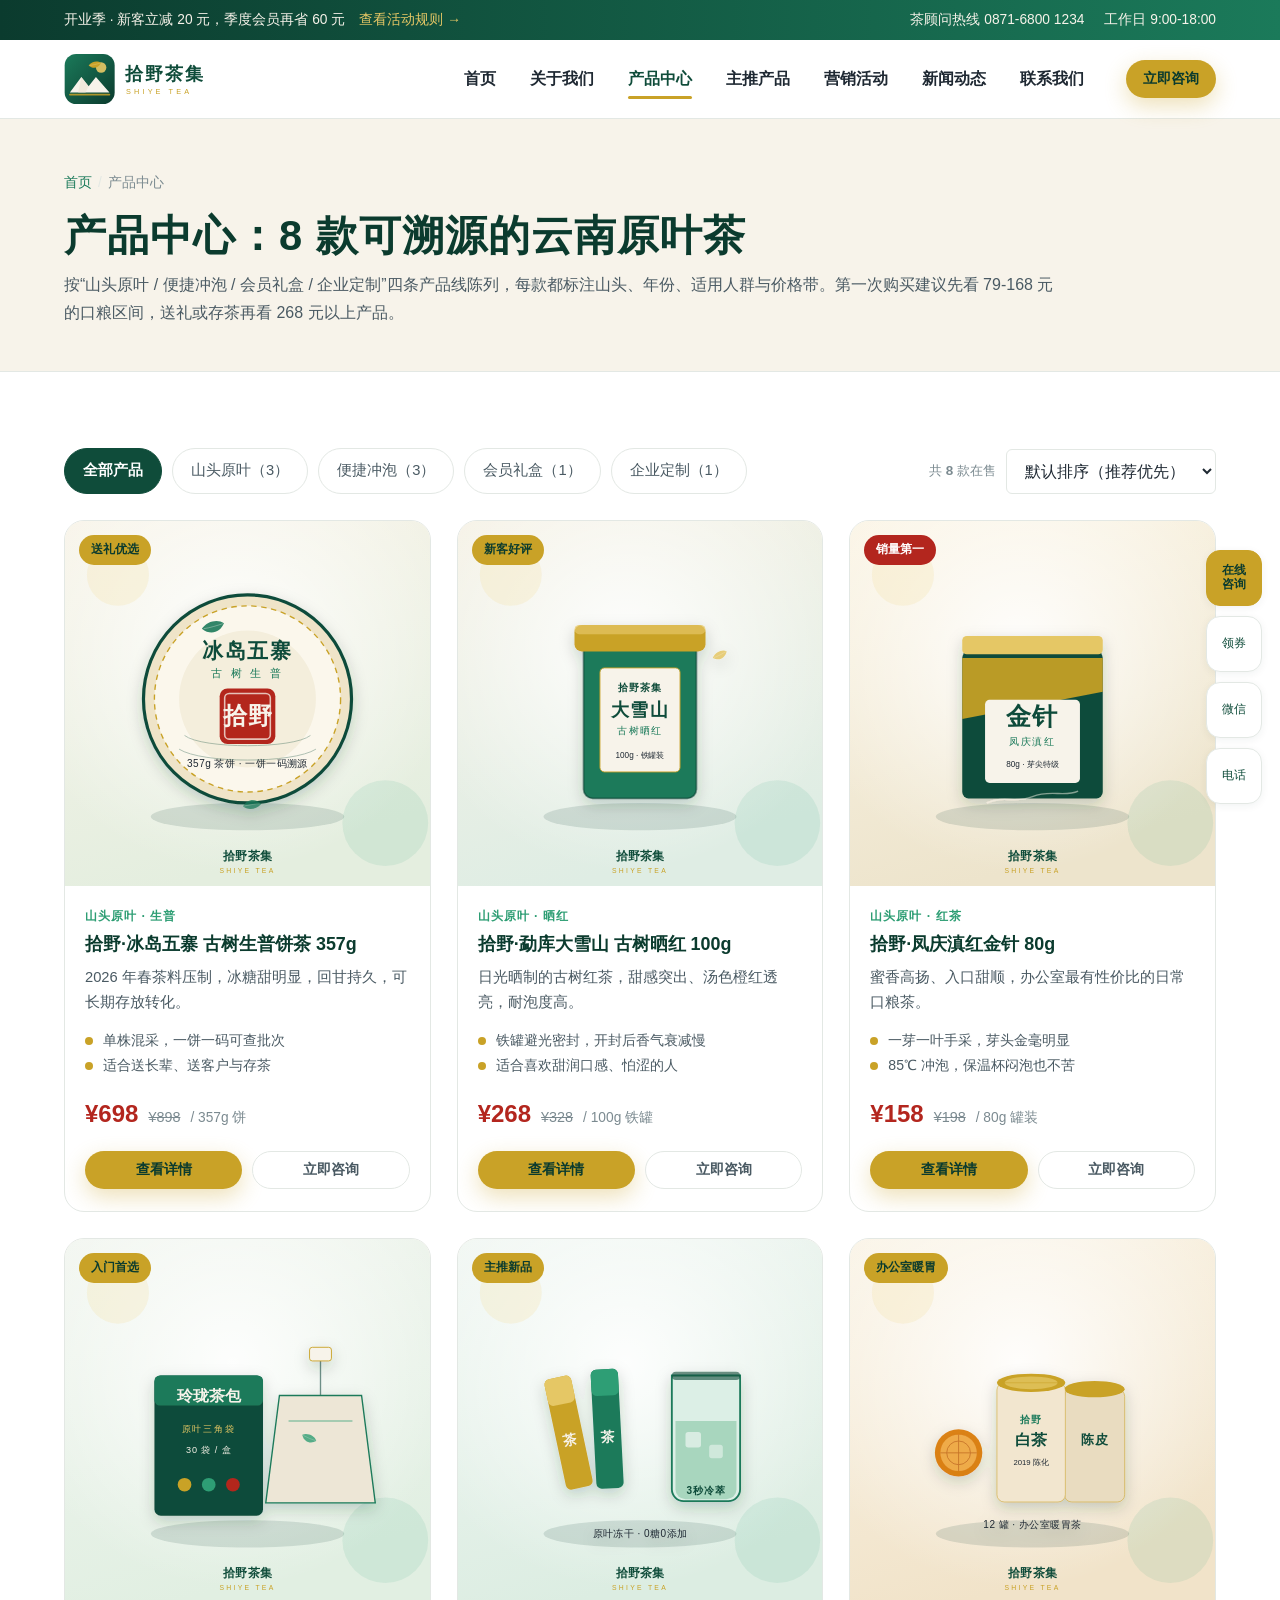
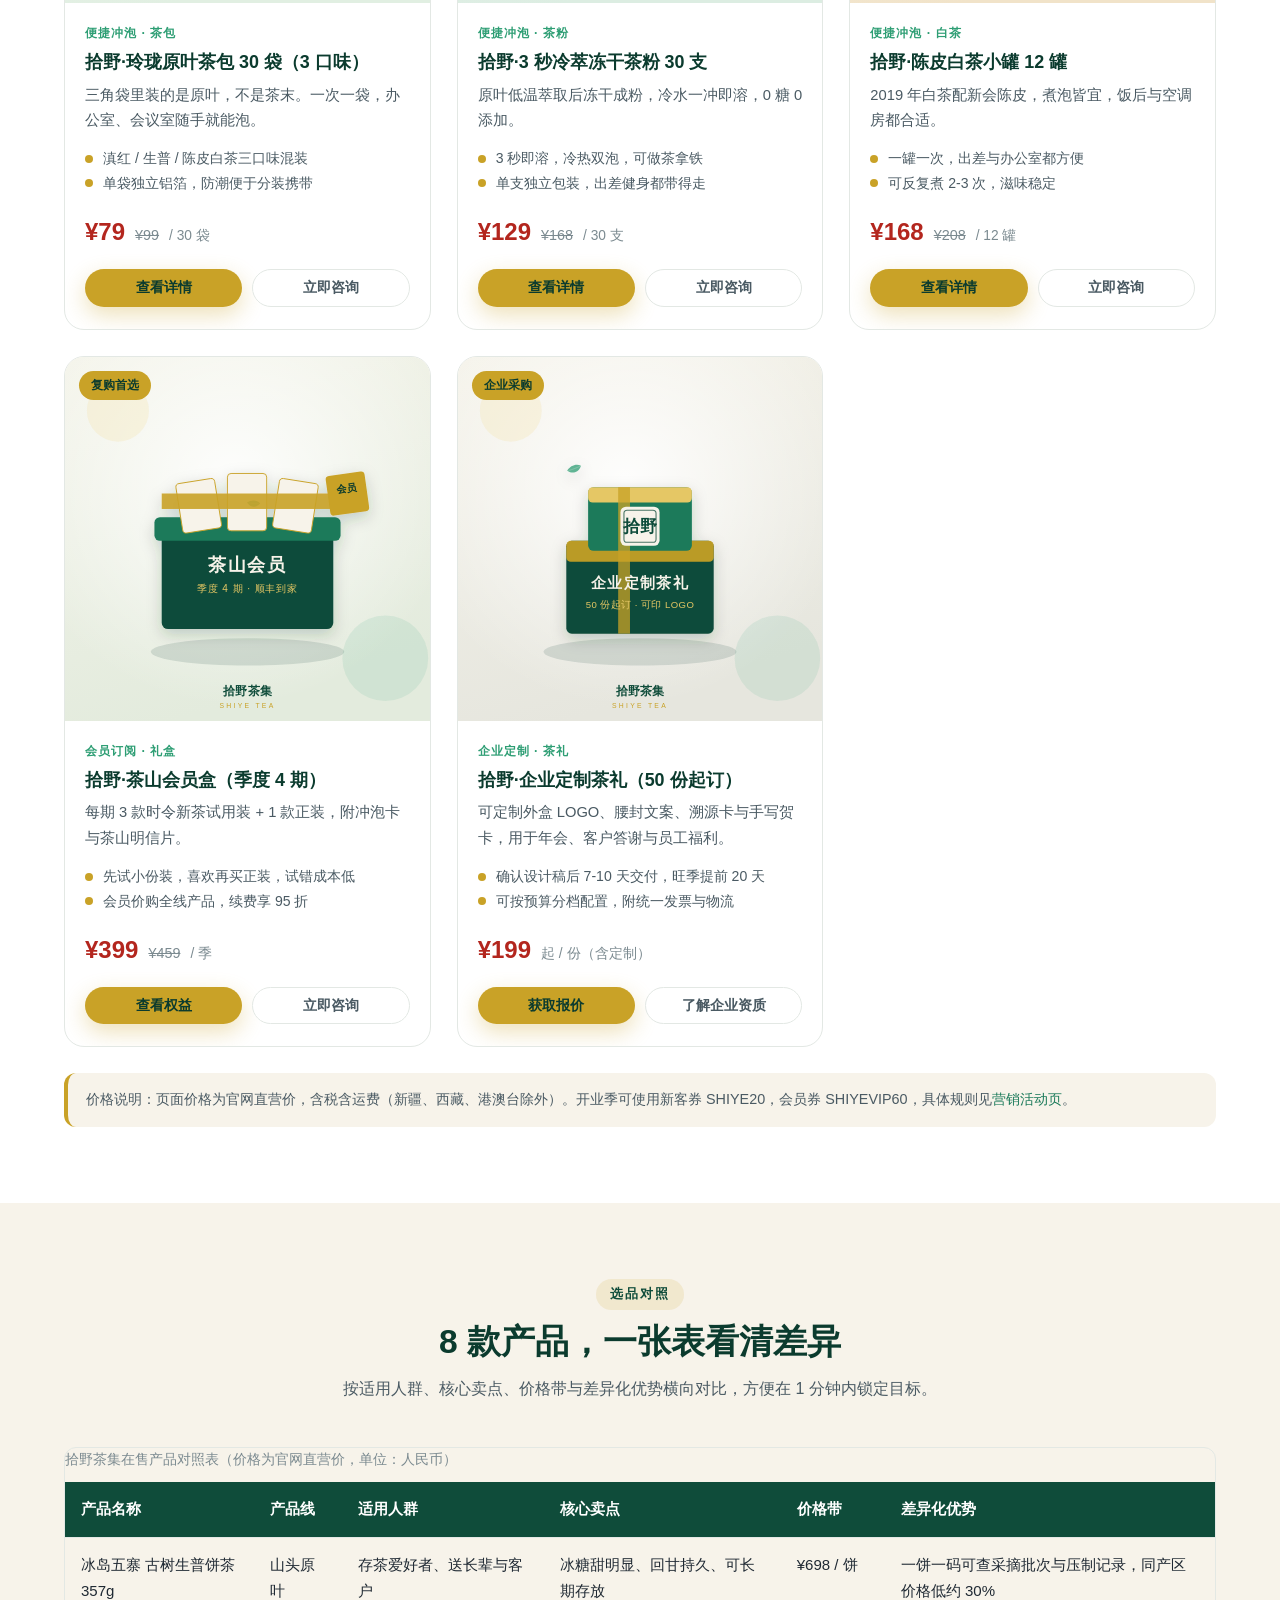
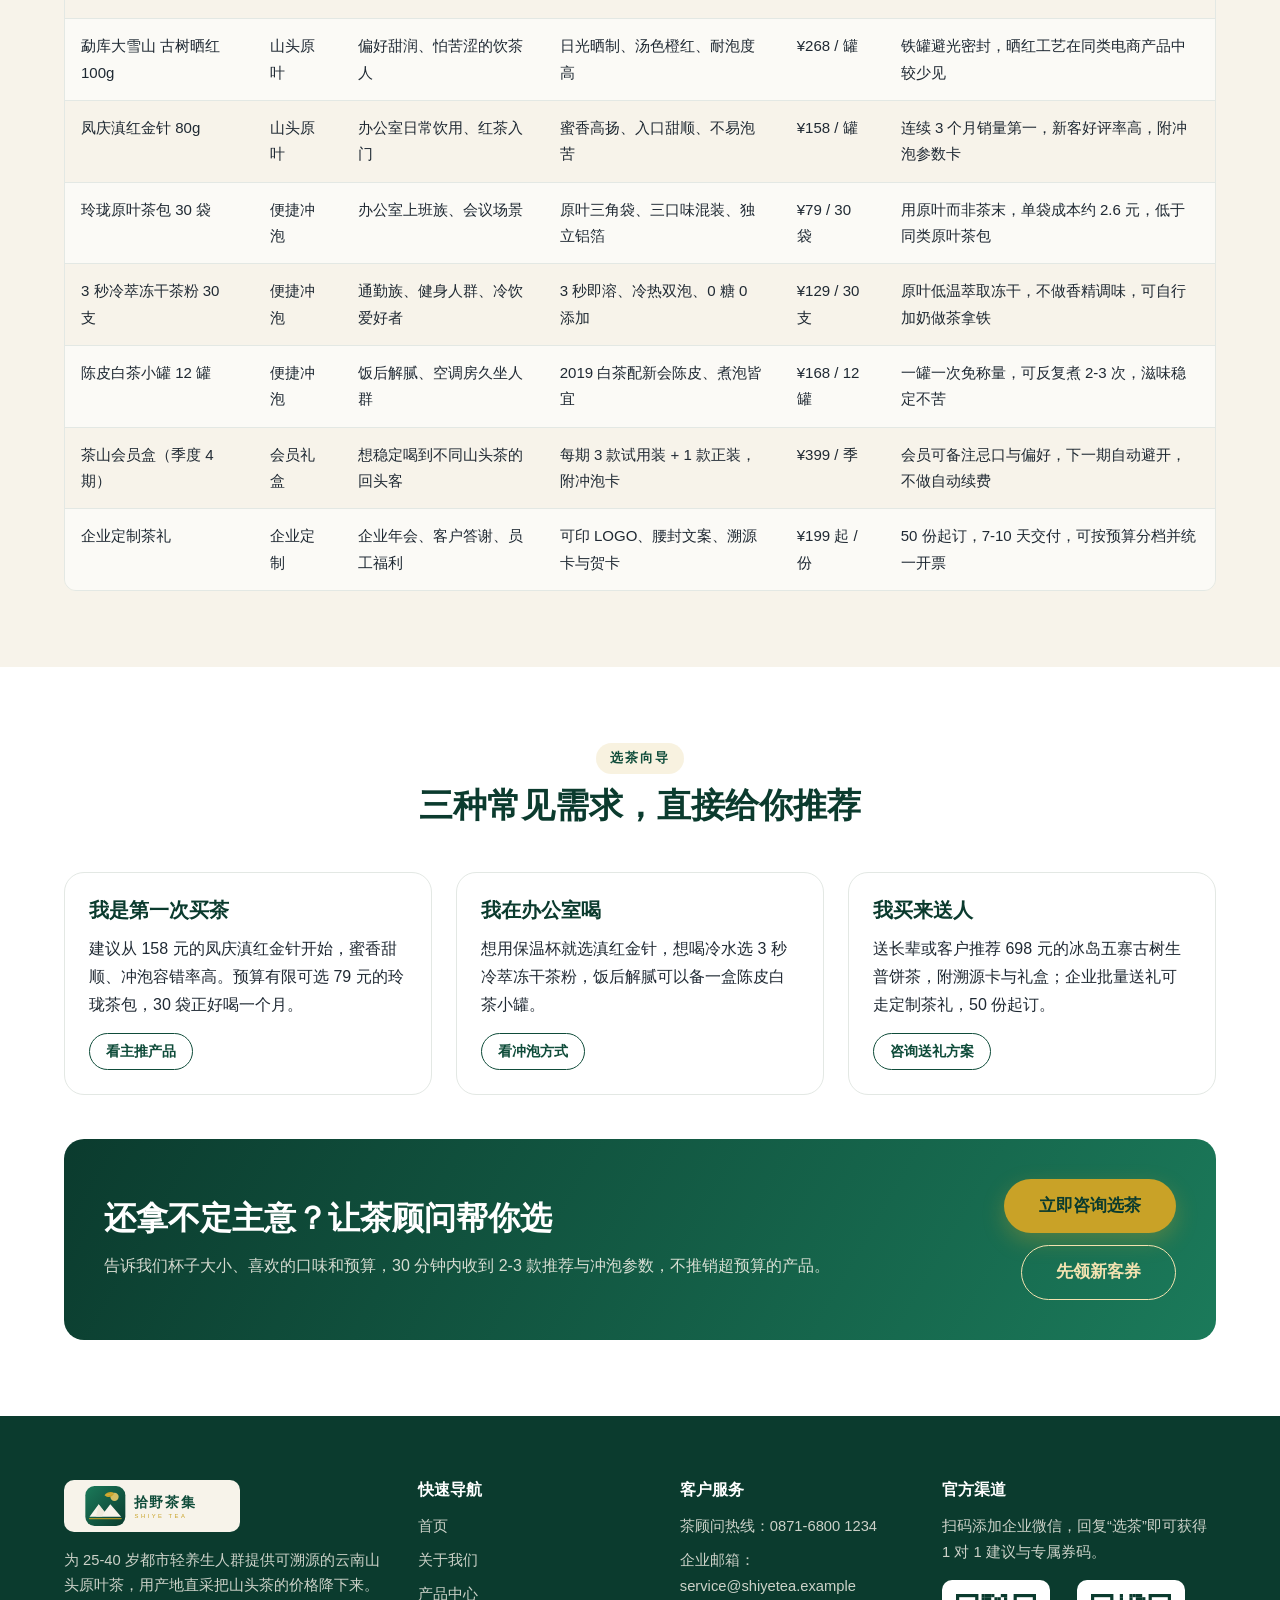
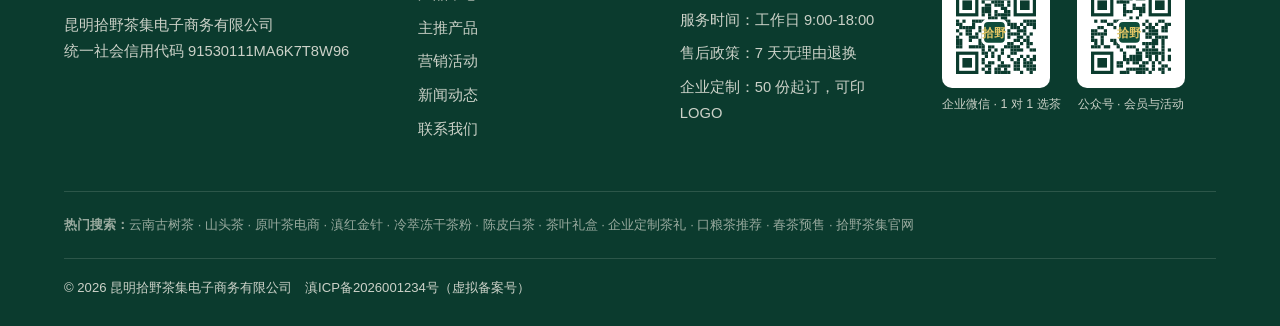
<file: products.html>
<!DOCTYPE html>
<html lang="zh-CN">
<head>
<meta charset="UTF-8">
<meta name="viewport" content="width=device-width, initial-scale=1">
<title>产品中心_云南古树茶_滇红茶_冻干茶粉_茶叶礼盒价格表_拾野茶集</title>
<meta name="description" content="拾野茶集产品中心，共 8 款在售茶叶产品：冰岛五寨古树生普饼茶698元、勐库大雪山古树晒红268元、凤庆滇红金针158元、玲珑原叶茶包79元、3秒冷萃冻干茶粉129元、陈皮白茶小罐168元、茶山会员盒399元/季、企业定制茶礼199元起。">
<meta name="keywords" content="云南古树茶价格,滇红金针多少钱,冻干茶粉,原叶茶包,陈皮白茶,茶叶礼盒价格,古树生普饼茶,茶叶团购,拾野茶集产品">
<meta name="robots" content="index,follow">
<link rel="canonical" href="https://301031.github.io/shiyetea-website/products.html">
<meta property="og:title" content="拾野茶集产品中心｜8 款可溯源云南山头茶">
<meta property="og:description" content="从 79 元口粮茶到 698 元古树饼茶，全部标注山头、年份与检测批次，支持 7 天无理由退换。">
<link rel="icon" href="assets/images/favicon.svg" type="image/svg+xml">
<link rel="stylesheet" href="css/style.css">
<script>document.documentElement.classList.add('js');</script>
</head>
<body>
<a class="visually-hidden" href="#main">跳到主要内容</a>

<div class="topbar">
  <div class="container topbar__inner">
    <p style="margin:0">开业季 · 新客立减 20 元，季度会员再省 60 元　<a href="activity.html">查看活动规则 →</a></p>
    <ul class="topbar__list">
      <li>茶顾问热线 0871-6800 1234</li>
      <li>工作日 9:00-18:00</li>
    </ul>
  </div>
</div>

<header class="site-header">
  <div class="container site-header__inner">
    <a class="brand" href="index.html" aria-label="拾野茶集官网首页">
      <img src="assets/images/logo.svg" alt="拾野茶集 SHIYE TEA 品牌标志" width="320" height="96">
    </a>
    <nav class="nav" id="siteNav" aria-label="主导航">
      <ul class="nav__list">
        <li><a class="nav__link" href="index.html">首页</a></li>
        <li><a class="nav__link" href="about.html">关于我们</a></li>
        <li><a class="nav__link" href="products.html">产品中心</a></li>
        <li><a class="nav__link" href="product-detail.html">主推产品</a></li>
        <li><a class="nav__link" href="activity.html">营销活动</a></li>
        <li><a class="nav__link" href="news.html">新闻动态</a></li>
        <li><a class="nav__link" href="contact.html">联系我们</a></li>
      </ul>
    </nav>
    <div class="header__cta">
      <a class="btn btn--primary btn--sm" href="contact.html#leave-message" data-consult>立即咨询</a>
    </div>
    <button class="nav-toggle" type="button" data-nav-toggle aria-label="展开导航菜单" aria-expanded="false" aria-controls="siteNav">
      <span></span><span></span><span></span>
    </button>
  </div>
</header>

<main id="main">

  <section class="pagehead">
    <div class="container">
      <nav class="breadcrumb" aria-label="面包屑导航">
        <ol>
          <li><a href="index.html">首页</a></li>
          <li>产品中心</li>
        </ol>
      </nav>
      <h1>产品中心：8 款可溯源的云南原叶茶</h1>
      <p>按“山头原叶 / 便捷冲泡 / 会员礼盒 / 企业定制”四条产品线陈列，每款都标注山头、年份、适用人群与价格带。第一次购买建议先看 79-168 元的口粮区间，送礼或存茶再看 268 元以上产品。</p>
    </div>
  </section>

  <section class="sec">
    <div class="container">
      <div class="toolbar">
        <div class="filters" role="group" aria-label="产品分类筛选">
          <button class="filter is-active" type="button" data-filter="all">全部产品</button>
          <button class="filter" type="button" data-filter="leaf">山头原叶（3）</button>
          <button class="filter" type="button" data-filter="easy">便捷冲泡（3）</button>
          <button class="filter" type="button" data-filter="gift">会员礼盒（1）</button>
          <button class="filter" type="button" data-filter="biz">企业定制（1）</button>
        </div>
        <div class="toolbar__right">
          <span class="form__hint">共 <strong data-result-count>8</strong> 款在售</span>
          <label class="visually-hidden" for="sort">排序方式</label>
          <select class="select" id="sort" data-sort style="width:auto">
            <option value="default">默认排序（推荐优先）</option>
            <option value="price-asc">价格从低到高</option>
            <option value="price-desc">价格从高到低</option>
            <option value="rank">按销量排序</option>
          </select>
        </div>
      </div>

      <div class="pcards">
        <article class="pcard reveal" data-product data-cat="leaf" data-price="698" data-rank="92">
          <a class="pcard__media" href="product-detail.html" aria-label="查看冰岛五寨古树生普饼茶详情">
            <span class="pcard__badge pcard__badge--gold">送礼优选</span>
            <img src="assets/images/products/p1-teacake.svg" alt="拾野·冰岛五寨 古树生普饼茶 357g 产品图" width="800" height="800" loading="lazy">
          </a>
          <div class="pcard__body">
            <span class="pcard__cat">山头原叶 · 生普</span>
            <h3 class="pcard__title"><a href="product-detail.html">拾野·冰岛五寨 古树生普饼茶 357g</a></h3>
            <p class="pcard__desc">2026 年春茶料压制，冰糖甜明显，回甘持久，可长期存放转化。</p>
            <ul class="pcard__points">
              <li>单株混采，一饼一码可查批次</li>
              <li>适合送长辈、送客户与存茶</li>
            </ul>
            <div class="pcard__price"><strong>¥698</strong><del>¥898</del><span>/ 357g 饼</span></div>
            <div class="pcard__actions">
              <a class="btn btn--primary btn--sm" href="product-detail.html">查看详情</a>
              <a class="btn btn--ghost btn--sm" href="contact.html#leave-message" data-consult>立即咨询</a>
            </div>
          </div>
        </article>

        <article class="pcard reveal" data-product data-cat="leaf" data-price="268" data-rank="88">
          <a class="pcard__media" href="product-detail.html" aria-label="查看勐库大雪山古树晒红详情">
            <span class="pcard__badge pcard__badge--gold">新客好评</span>
            <img src="assets/images/products/p2-tin.svg" alt="拾野·勐库大雪山 古树晒红 100g 产品图" width="800" height="800" loading="lazy">
          </a>
          <div class="pcard__body">
            <span class="pcard__cat">山头原叶 · 晒红</span>
            <h3 class="pcard__title"><a href="product-detail.html">拾野·勐库大雪山 古树晒红 100g</a></h3>
            <p class="pcard__desc">日光晒制的古树红茶，甜感突出、汤色橙红透亮，耐泡度高。</p>
            <ul class="pcard__points">
              <li>铁罐避光密封，开封后香气衰减慢</li>
              <li>适合喜欢甜润口感、怕涩的人</li>
            </ul>
            <div class="pcard__price"><strong>¥268</strong><del>¥328</del><span>/ 100g 铁罐</span></div>
            <div class="pcard__actions">
              <a class="btn btn--primary btn--sm" href="product-detail.html">查看详情</a>
              <a class="btn btn--ghost btn--sm" href="contact.html#leave-message" data-consult>立即咨询</a>
            </div>
          </div>
        </article>

        <article class="pcard reveal" data-product data-cat="leaf" data-price="158" data-rank="98">
          <a class="pcard__media" href="product-detail.html" aria-label="查看凤庆滇红金针详情">
            <span class="pcard__badge">销量第一</span>
            <img src="assets/images/products/p3-goldbox.svg" alt="拾野·凤庆滇红金针 80g 产品图" width="800" height="800" loading="lazy">
          </a>
          <div class="pcard__body">
            <span class="pcard__cat">山头原叶 · 红茶</span>
            <h3 class="pcard__title"><a href="product-detail.html">拾野·凤庆滇红金针 80g</a></h3>
            <p class="pcard__desc">蜜香高扬、入口甜顺，办公室最有性价比的日常口粮茶。</p>
            <ul class="pcard__points">
              <li>一芽一叶手采，芽头金毫明显</li>
              <li>85℃ 冲泡，保温杯闷泡也不苦</li>
            </ul>
            <div class="pcard__price"><strong>¥158</strong><del>¥198</del><span>/ 80g 罐装</span></div>
            <div class="pcard__actions">
              <a class="btn btn--primary btn--sm" href="product-detail.html">查看详情</a>
              <a class="btn btn--ghost btn--sm" href="contact.html#leave-message" data-consult>立即咨询</a>
            </div>
          </div>
        </article>

        <article class="pcard reveal" data-product data-cat="easy" data-price="79" data-rank="94">
          <a class="pcard__media" href="product-detail.html" aria-label="查看玲珑原叶茶包详情">
            <span class="pcard__badge pcard__badge--gold">入门首选</span>
            <img src="assets/images/products/p4-teabag.svg" alt="拾野·玲珑原叶茶包 30 袋产品图" width="800" height="800" loading="lazy">
          </a>
          <div class="pcard__body">
            <span class="pcard__cat">便捷冲泡 · 茶包</span>
            <h3 class="pcard__title"><a href="product-detail.html">拾野·玲珑原叶茶包 30 袋（3 口味）</a></h3>
            <p class="pcard__desc">三角袋里装的是原叶，不是茶末。一次一袋，办公室、会议室随手就能泡。</p>
            <ul class="pcard__points">
              <li>滇红 / 生普 / 陈皮白茶三口味混装</li>
              <li>单袋独立铝箔，防潮便于分装携带</li>
            </ul>
            <div class="pcard__price"><strong>¥79</strong><del>¥99</del><span>/ 30 袋</span></div>
            <div class="pcard__actions">
              <a class="btn btn--primary btn--sm" href="product-detail.html">查看详情</a>
              <a class="btn btn--ghost btn--sm" href="contact.html#leave-message" data-consult>立即咨询</a>
            </div>
          </div>
        </article>

        <article class="pcard reveal" data-product data-cat="easy" data-price="129" data-rank="96">
          <a class="pcard__media" href="product-detail.html" aria-label="查看 3 秒冷萃冻干茶粉详情">
            <span class="pcard__badge pcard__badge--gold">主推新品</span>
            <img src="assets/images/products/p5-coldbrew.svg" alt="拾野·3 秒冷萃冻干茶粉 30 支装产品图" width="800" height="800" loading="lazy">
          </a>
          <div class="pcard__body">
            <span class="pcard__cat">便捷冲泡 · 茶粉</span>
            <h3 class="pcard__title"><a href="product-detail.html">拾野·3 秒冷萃冻干茶粉 30 支</a></h3>
            <p class="pcard__desc">原叶低温萃取后冻干成粉，冷水一冲即溶，0 糖 0 添加。</p>
            <ul class="pcard__points">
              <li>3 秒即溶，冷热双泡，可做茶拿铁</li>
              <li>单支独立包装，出差健身都带得走</li>
            </ul>
            <div class="pcard__price"><strong>¥129</strong><del>¥168</del><span>/ 30 支</span></div>
            <div class="pcard__actions">
              <a class="btn btn--primary btn--sm" href="product-detail.html">查看详情</a>
              <a class="btn btn--ghost btn--sm" href="contact.html#leave-message" data-consult>立即咨询</a>
            </div>
          </div>
        </article>

        <article class="pcard reveal" data-product data-cat="easy" data-price="168" data-rank="90">
          <a class="pcard__media" href="product-detail.html" aria-label="查看陈皮白茶小罐详情">
            <span class="pcard__badge pcard__badge--gold">办公室暖胃</span>
            <img src="assets/images/products/p6-cans.svg" alt="拾野·陈皮白茶小罐 12 罐装产品图" width="800" height="800" loading="lazy">
          </a>
          <div class="pcard__body">
            <span class="pcard__cat">便捷冲泡 · 白茶</span>
            <h3 class="pcard__title"><a href="product-detail.html">拾野·陈皮白茶小罐 12 罐</a></h3>
            <p class="pcard__desc">2019 年白茶配新会陈皮，煮泡皆宜，饭后与空调房都合适。</p>
            <ul class="pcard__points">
              <li>一罐一次，出差与办公室都方便</li>
              <li>可反复煮 2-3 次，滋味稳定</li>
            </ul>
            <div class="pcard__price"><strong>¥168</strong><del>¥208</del><span>/ 12 罐</span></div>
            <div class="pcard__actions">
              <a class="btn btn--primary btn--sm" href="product-detail.html">查看详情</a>
              <a class="btn btn--ghost btn--sm" href="contact.html#leave-message" data-consult>立即咨询</a>
            </div>
          </div>
        </article>

        <article class="pcard reveal" data-product data-cat="gift" data-price="399" data-rank="95">
          <a class="pcard__media" href="activity.html" aria-label="查看茶山会员盒详情">
            <span class="pcard__badge pcard__badge--gold">复购首选</span>
            <img src="assets/images/products/p7-member.svg" alt="拾野·茶山会员盒季度配送产品图" width="800" height="800" loading="lazy">
          </a>
          <div class="pcard__body">
            <span class="pcard__cat">会员订阅 · 礼盒</span>
            <h3 class="pcard__title"><a href="activity.html">拾野·茶山会员盒（季度 4 期）</a></h3>
            <p class="pcard__desc">每期 3 款时令新茶试用装 + 1 款正装，附冲泡卡与茶山明信片。</p>
            <ul class="pcard__points">
              <li>先试小份装，喜欢再买正装，试错成本低</li>
              <li>会员价购全线产品，续费享 95 折</li>
            </ul>
            <div class="pcard__price"><strong>¥399</strong><del>¥459</del><span>/ 季</span></div>
            <div class="pcard__actions">
              <a class="btn btn--primary btn--sm" href="activity.html">查看权益</a>
              <a class="btn btn--ghost btn--sm" href="contact.html#leave-message" data-consult>立即咨询</a>
            </div>
          </div>
        </article>

        <article class="pcard reveal" data-product data-cat="biz" data-price="199" data-rank="80">
          <a class="pcard__media" href="contact.html#leave-message" aria-label="查看企业定制茶礼详情">
            <span class="pcard__badge pcard__badge--gold">企业采购</span>
            <img src="assets/images/products/p8-custom.svg" alt="拾野·企业定制茶礼产品图" width="800" height="800" loading="lazy">
          </a>
          <div class="pcard__body">
            <span class="pcard__cat">企业定制 · 茶礼</span>
            <h3 class="pcard__title"><a href="contact.html#leave-message">拾野·企业定制茶礼（50 份起订）</a></h3>
            <p class="pcard__desc">可定制外盒 LOGO、腰封文案、溯源卡与手写贺卡，用于年会、客户答谢与员工福利。</p>
            <ul class="pcard__points">
              <li>确认设计稿后 7-10 天交付，旺季提前 20 天</li>
              <li>可按预算分档配置，附统一发票与物流</li>
            </ul>
            <div class="pcard__price"><strong>¥199</strong><span>起 / 份（含定制）</span></div>
            <div class="pcard__actions">
              <a class="btn btn--primary btn--sm" href="contact.html#leave-message" data-consult>获取报价</a>
              <a class="btn btn--ghost btn--sm" href="about.html">了解企业资质</a>
            </div>
          </div>
        </article>
      </div>

      <div class="notice reveal" style="margin-top:26px">价格说明：页面价格为官网直营价，含税含运费（新疆、西藏、港澳台除外）。开业季可使用新客券 SHIYE20，会员券 SHIYEVIP60，具体规则见<a href="activity.html">营销活动页</a>。</div>
    </div>
  </section>

  <section class="sec sec--cream" id="compare">
    <div class="container">
      <div class="sec__head reveal">
        <span class="sec__eyebrow">选品对照</span>
        <h2 class="sec__title">8 款产品，一张表看清差异</h2>
        <p class="sec__desc">按适用人群、核心卖点、价格带与差异化优势横向对比，方便在 1 分钟内锁定目标。</p>
      </div>
      <div class="table-wrap reveal">
        <table class="table">
          <caption>拾野茶集在售产品对照表（价格为官网直营价，单位：人民币）</caption>
          <thead>
            <tr>
              <th scope="col">产品名称</th>
              <th scope="col">产品线</th>
              <th scope="col">适用人群</th>
              <th scope="col">核心卖点</th>
              <th scope="col">价格带</th>
              <th scope="col">差异化优势</th>
            </tr>
          </thead>
          <tbody>
            <tr>
              <td>冰岛五寨 古树生普饼茶 357g</td>
              <td>山头原叶</td>
              <td>存茶爱好者、送长辈与客户</td>
              <td>冰糖甜明显、回甘持久、可长期存放</td>
              <td>¥698 / 饼</td>
              <td>一饼一码可查采摘批次与压制记录，同产区价格低约 30%</td>
            </tr>
            <tr>
              <td>勐库大雪山 古树晒红 100g</td>
              <td>山头原叶</td>
              <td>偏好甜润、怕苦涩的饮茶人</td>
              <td>日光晒制、汤色橙红、耐泡度高</td>
              <td>¥268 / 罐</td>
              <td>铁罐避光密封，晒红工艺在同类电商产品中较少见</td>
            </tr>
            <tr>
              <td>凤庆滇红金针 80g</td>
              <td>山头原叶</td>
              <td>办公室日常饮用、红茶入门</td>
              <td>蜜香高扬、入口甜顺、不易泡苦</td>
              <td>¥158 / 罐</td>
              <td>连续 3 个月销量第一，新客好评率高，附冲泡参数卡</td>
            </tr>
            <tr>
              <td>玲珑原叶茶包 30 袋</td>
              <td>便捷冲泡</td>
              <td>办公室上班族、会议场景</td>
              <td>原叶三角袋、三口味混装、独立铝箔</td>
              <td>¥79 / 30 袋</td>
              <td>用原叶而非茶末，单袋成本约 2.6 元，低于同类原叶茶包</td>
            </tr>
            <tr>
              <td>3 秒冷萃冻干茶粉 30 支</td>
              <td>便捷冲泡</td>
              <td>通勤族、健身人群、冷饮爱好者</td>
              <td>3 秒即溶、冷热双泡、0 糖 0 添加</td>
              <td>¥129 / 30 支</td>
              <td>原叶低温萃取冻干，不做香精调味，可自行加奶做茶拿铁</td>
            </tr>
            <tr>
              <td>陈皮白茶小罐 12 罐</td>
              <td>便捷冲泡</td>
              <td>饭后解腻、空调房久坐人群</td>
              <td>2019 白茶配新会陈皮、煮泡皆宜</td>
              <td>¥168 / 12 罐</td>
              <td>一罐一次免称量，可反复煮 2-3 次，滋味稳定不苦</td>
            </tr>
            <tr>
              <td>茶山会员盒（季度 4 期）</td>
              <td>会员礼盒</td>
              <td>想稳定喝到不同山头茶的回头客</td>
              <td>每期 3 款试用装 + 1 款正装，附冲泡卡</td>
              <td>¥399 / 季</td>
              <td>会员可备注忌口与偏好，下一期自动避开，不做自动续费</td>
            </tr>
            <tr>
              <td>企业定制茶礼</td>
              <td>企业定制</td>
              <td>企业年会、客户答谢、员工福利</td>
              <td>可印 LOGO、腰封文案、溯源卡与贺卡</td>
              <td>¥199 起 / 份</td>
              <td>50 份起订，7-10 天交付，可按预算分档并统一开票</td>
            </tr>
          </tbody>
        </table>
      </div>
    </div>
  </section>

  <section class="sec">
    <div class="container">
      <div class="sec__head reveal">
        <span class="sec__eyebrow">选茶向导</span>
        <h2 class="sec__title">三种常见需求，直接给你推荐</h2>
      </div>
      <div class="grid grid--3">
        <article class="card reveal">
          <h3>我是第一次买茶</h3>
          <p>建议从 158 元的凤庆滇红金针开始，蜜香甜顺、冲泡容错率高。预算有限可选 79 元的玲珑茶包，30 袋正好喝一个月。</p>
          <a class="btn btn--outline btn--sm" href="product-detail.html">看主推产品</a>
        </article>
        <article class="card reveal">
          <h3>我在办公室喝</h3>
          <p>想用保温杯就选滇红金针，想喝冷水选 3 秒冷萃冻干茶粉，饭后解腻可以备一盒陈皮白茶小罐。</p>
          <a class="btn btn--outline btn--sm" href="product-detail.html">看冲泡方式</a>
        </article>
        <article class="card reveal">
          <h3>我买来送人</h3>
          <p>送长辈或客户推荐 698 元的冰岛五寨古树生普饼茶，附溯源卡与礼盒；企业批量送礼可走定制茶礼，50 份起订。</p>
          <a class="btn btn--outline btn--sm" href="contact.html#leave-message" data-consult>咨询送礼方案</a>
        </article>
      </div>
      <div class="cta-band reveal" style="margin-top:44px">
        <div>
          <h2>还拿不定主意？让茶顾问帮你选</h2>
          <p>告诉我们杯子大小、喜欢的口味和预算，30 分钟内收到 2-3 款推荐与冲泡参数，不推销超预算的产品。</p>
        </div>
        <div class="cta-band__actions">
          <a class="btn btn--primary btn--lg" href="contact.html#leave-message" data-consult>立即咨询选茶</a>
          <a class="btn btn--outline btn--lg" href="activity.html" style="border-color:#f3e2b0;color:#f3e2b0">先领新客券</a>
        </div>
      </div>
    </div>
  </section>

</main>

<footer class="site-footer">
  <div class="container">
    <div class="footer__grid">
      <div class="footer__brand">
        <img src="assets/images/logo.svg" alt="拾野茶集 SHIYE TEA 品牌标志" width="320" height="96">
        <p style="margin-top:16px">为 25-40 岁都市轻养生人群提供可溯源的云南山头原叶茶，用产地直采把山头茶的价格降下来。</p>
        <p style="margin:0">昆明拾野茶集电子商务有限公司<br>统一社会信用代码 91530111MA6K7T8W96</p>
      </div>
      <div>
        <h3>快速导航</h3>
        <ul class="footer__links">
          <li><a href="index.html">首页</a></li>
          <li><a href="about.html">关于我们</a></li>
          <li><a href="products.html">产品中心</a></li>
          <li><a href="product-detail.html">主推产品</a></li>
          <li><a href="activity.html">营销活动</a></li>
          <li><a href="news.html">新闻动态</a></li>
          <li><a href="contact.html">联系我们</a></li>
        </ul>
      </div>
      <div>
        <h3>客户服务</h3>
        <ul class="footer__links">
          <li>茶顾问热线：0871-6800 1234</li>
          <li>企业邮箱：service@shiyetea.example</li>
          <li>服务时间：工作日 9:00-18:00</li>
          <li>售后政策：7 天无理由退换</li>
          <li>企业定制：50 份起订，可印 LOGO</li>
        </ul>
      </div>
      <div>
        <h3>官方渠道</h3>
        <p style="margin:0">扫码添加企业微信，回复“选茶”即可获得 1 对 1 建议与专属券码。</p>
        <div class="footer__qr">
          <figure><img src="assets/images/qr/wechat-work.svg" alt="拾野茶集企业微信二维码" width="240" height="240" loading="lazy"><figcaption>企业微信 · 1 对 1 选茶</figcaption></figure>
          <figure><img src="assets/images/qr/official-account.svg" alt="拾野茶集微信公众号二维码" width="240" height="240" loading="lazy"><figcaption>公众号 · 会员与活动</figcaption></figure>
        </div>
      </div>
    </div>
    <div class="footer__keywords">
      <strong>热门搜索：</strong>云南古树茶 · 山头茶 · 原叶茶电商 · 滇红金针 · 冷萃冻干茶粉 · 陈皮白茶 · 茶叶礼盒 · 企业定制茶礼 · 口粮茶推荐 · 春茶预售 · 拾野茶集官网
    </div>
    <div class="footer__bottom">
      <p style="margin:0">© 2026 昆明拾野茶集电子商务有限公司　滇ICP备2026001234号（虚拟备案号）</p>
    </div>
  </div>
</footer>

<aside class="float-rail" aria-label="快捷咨询入口">
  <a class="float-rail__item float-rail__item--gold" href="contact.html#leave-message" data-consult title="在线咨询">在线<br>咨询</a>
  <a class="float-rail__item" href="activity.html" title="领取优惠券">领券</a>
  <a class="float-rail__item" href="contact.html#wechat" title="企业微信">微信</a>
  <a class="float-rail__item" href="tel:087168001234" title="电话咨询">电话</a>
</aside>
<button class="to-top" type="button" data-to-top aria-label="返回页面顶部">↑</button>

<script src="js/main.js" defer></script>
</body>
</html>
</file>
<file: css/style.css>
/* ==========================================================================
   拾野茶集（SHIYE TEA）官方网站 - 全站样式表
   品牌主色 #0F4C3A　辅助色 #C9A227、#F7F3EA　字体 系统无衬线
   结构：变量 → 基础 → 布局 → 组件 → 页面 → 响应式
   ========================================================================== */

/* 1. 设计变量 ------------------------------------------------------------ */
:root {
  --c-deep: #0b3b2e;
  --c-green: #0f4c3a;
  --c-green-2: #1b7a5a;
  --c-green-3: #2e9e74;
  --c-gold: #c9a227;
  --c-gold-2: #e5c765;
  --c-gold-3: #f3e2b0;
  --c-cream: #f7f3ea;
  --c-cream-2: #efe9db;
  --c-ink: #1f2933;
  --c-ink-2: #4a5a63;
  --c-muted: #7b8a90;
  --c-line: #e3e8e4;
  --c-white: #ffffff;
  --c-danger: #b3261e;
  --c-danger-soft: #fdecea;
  --shadow-sm: 0 2px 8px rgba(11, 59, 46, 0.06);
  --shadow-md: 0 12px 32px rgba(11, 59, 46, 0.10);
  --shadow-lg: 0 24px 60px rgba(11, 59, 46, 0.14);
  --radius-sm: 6px;
  --radius: 12px;
  --radius-lg: 20px;
  --container: 1200px;
  --font: -apple-system, BlinkMacSystemFont, "Segoe UI", "Microsoft YaHei",
    "PingFang SC", "Hiragino Sans GB", "Noto Sans SC", Roboto, sans-serif;
  --t: 0.25s ease;
}

/* 2. 基础与重置 ---------------------------------------------------------- */
* { box-sizing: border-box; }
html { -webkit-text-size-adjust: 100%; scroll-behavior: smooth; }
body {
  margin: 0;
  font-family: var(--font);
  font-size: 16px;
  line-height: 1.75;
  color: var(--c-ink);
  background: var(--c-white);
  overflow-wrap: break-word;
}
img, svg { max-width: 100%; display: block; }
a { color: var(--c-green-2); text-decoration: none; transition: color var(--t); }
a:hover { color: var(--c-gold); }
h1, h2, h3, h4 { margin: 0 0 12px; line-height: 1.3; color: var(--c-deep); font-weight: 700; }
h1 { font-size: 2.6rem; letter-spacing: 1px; }
h2 { font-size: 2rem; }
h3 { font-size: 1.25rem; }
p { margin: 0 0 14px; }
ul, ol { margin: 0 0 14px; padding-left: 1.2em; }
table { border-collapse: collapse; width: 100%; }
.visually-hidden {
  position: absolute; width: 1px; height: 1px; padding: 0; margin: -1px;
  overflow: hidden; clip: rect(0 0 0 0); white-space: nowrap; border: 0;
}
:focus-visible { outline: 3px solid var(--c-gold); outline-offset: 2px; }

/* 3. 布局工具 ------------------------------------------------------------ */
.container { width: 100%; max-width: var(--container); margin: 0 auto; padding: 0 24px; }
.container--narrow { max-width: 900px; }
.grid { display: grid; gap: 24px; }
.grid--2 { grid-template-columns: repeat(2, minmax(0, 1fr)); }
.grid--3 { grid-template-columns: repeat(3, minmax(0, 1fr)); }
.grid--4 { grid-template-columns: repeat(4, minmax(0, 1fr)); }
.flex { display: flex; gap: 16px; }
.flex--between { align-items: center; justify-content: space-between; }
.flex--center { align-items: center; }
.mt-0 { margin-top: 0; }
.text-center { text-align: center; }
.lead { font-size: 1.06rem; color: var(--c-ink-2); }

/* 4. 顶部促销条与导航 ---------------------------------------------------- */
.topbar {
  background: linear-gradient(90deg, var(--c-deep), var(--c-green-2));
  color: var(--c-cream);
  font-size: 0.86rem;
}
.topbar__inner { display: flex; align-items: center; justify-content: space-between; height: 40px; }
.topbar a { color: var(--c-gold-2); }
.topbar a:hover { color: var(--c-white); }
.topbar__list { display: flex; gap: 20px; margin: 0; padding: 0; list-style: none; }

.site-header {
  position: sticky; top: 0; z-index: 60;
  background: rgba(255, 255, 255, 0.96);
  backdrop-filter: saturate(180%) blur(8px);
  border-bottom: 1px solid var(--c-line);
}
.site-header__inner { display: flex; align-items: center; gap: 28px; height: 78px; }
.brand { display: flex; align-items: center; gap: 12px; flex: 0 0 auto; }
.brand img { width: 168px; height: 50px; }
.nav { margin-left: auto; }
.nav__list { display: flex; gap: 6px; margin: 0; padding: 0; list-style: none; }
.nav__link {
  display: block; padding: 10px 14px; border-radius: var(--radius-sm);
  color: var(--c-ink); font-weight: 600; font-size: 1rem; position: relative;
}
.nav__link:hover { background: var(--c-cream); color: var(--c-green); }
.nav__link.is-active { color: var(--c-green); }
.nav__link.is-active::after {
  content: ""; position: absolute; left: 14px; right: 14px; bottom: 4px; height: 3px;
  border-radius: 2px; background: var(--c-gold);
}
.header__cta { display: flex; align-items: center; gap: 10px; }
.nav-toggle {
  display: none; width: 44px; height: 44px; border: 1px solid var(--c-line);
  background: var(--c-white); border-radius: var(--radius-sm); cursor: pointer;
}
.nav-toggle span { display: block; width: 20px; height: 2px; margin: 4px auto; background: var(--c-green); }

/* 5. 按钮 ---------------------------------------------------------------- */
.btn {
  display: inline-flex; align-items: center; justify-content: center; gap: 8px;
  padding: 13px 26px; border: 1px solid transparent; border-radius: 999px;
  font-size: 1rem; font-weight: 600; cursor: pointer; line-height: 1.2;
  transition: transform var(--t), box-shadow var(--t), background var(--t), color var(--t);
  white-space: nowrap; text-align: center;
}
.btn:hover { transform: translateY(-2px); }
.btn--primary { background: var(--c-gold); color: var(--c-deep); box-shadow: 0 8px 22px rgba(201, 162, 39, 0.32); }
.btn--primary:hover { background: var(--c-gold-2); color: var(--c-deep); }
.btn--solid { background: var(--c-green); color: var(--c-cream); }
.btn--solid:hover { background: var(--c-green-2); color: var(--c-white); }
.btn--outline { border-color: var(--c-green); color: var(--c-green); background: transparent; }
.btn--outline:hover { background: var(--c-green); color: var(--c-white); }
.btn--ghost { border-color: var(--c-line); color: var(--c-ink-2); background: var(--c-white); }
.btn--ghost:hover { border-color: var(--c-green-3); color: var(--c-green); }
.btn--sm { padding: 9px 16px; font-size: 0.9rem; }
.btn--lg { padding: 16px 34px; font-size: 1.06rem; }
.btn--block { width: 100%; }

/* 6. 通用区块与标题 ------------------------------------------------------ */
.sec { padding: 76px 0; }
.sec--tight { padding: 52px 0; }
.sec--cream { background: var(--c-cream); }
.sec--deep { background: var(--c-green); color: var(--c-cream); }
.sec--deep h2, .sec--deep h3 { color: var(--c-white); }
.sec__head { max-width: 760px; margin: 0 auto 44px; text-align: center; }
.sec__eyebrow {
  display: inline-block; margin-bottom: 10px; padding: 4px 14px; border-radius: 999px;
  background: rgba(201, 162, 39, 0.14); color: var(--c-green);
  font-size: 0.82rem; font-weight: 700; letter-spacing: 2px;
}
.sec--deep .sec__eyebrow { background: rgba(243, 226, 176, 0.18); color: var(--c-gold-2); }
.sec__title { font-size: 2.1rem; }
.sec__desc { color: var(--c-ink-2); margin: 0; }
.sec--deep .sec__desc { color: rgba(247, 243, 234, 0.85); }
.sec__foot { margin-top: 40px; text-align: center; }
.rule { height: 3px; width: 56px; background: var(--c-gold); border-radius: 2px; margin: 0 auto 18px; }

/* 7. 首页主视觉 ---------------------------------------------------------- */
.hero { position: relative; overflow: hidden; background: var(--c-deep); color: var(--c-cream); }
.hero__bg {
  position: absolute; inset: 0; background: url("../assets/images/banner/hero.svg") center / cover no-repeat;
}
.hero__inner { position: relative; display: grid; grid-template-columns: 1.15fr 0.85fr; gap: 48px; padding: 96px 0 88px; align-items: center; }
.hero__eyebrow {
  display: inline-block; margin-bottom: 18px; padding: 6px 16px; border-radius: 999px;
  border: 1px solid rgba(243, 226, 176, 0.5); color: var(--c-gold-2);
  font-size: 0.86rem; letter-spacing: 2px;
}
.hero__title { color: var(--c-white); font-size: 3.4rem; line-height: 1.15; margin-bottom: 18px; }
.hero__title em { color: var(--c-gold-2); font-style: normal; }
.hero__sub { font-size: 1.12rem; color: rgba(247, 243, 234, 0.88); max-width: 30em; }
.hero__actions { display: flex; flex-wrap: wrap; gap: 14px; margin: 26px 0 34px; }
.hero__stats { display: flex; gap: 40px; margin: 0; padding: 0; list-style: none; }
.hero__stats b { display: block; font-size: 1.9rem; color: var(--c-gold-2); }
.hero__stats span { font-size: 0.9rem; color: rgba(247, 243, 234, 0.8); }
.hero__panel {
  background: rgba(255, 255, 255, 0.97); color: var(--c-ink);
  border-radius: var(--radius-lg); padding: 28px; box-shadow: var(--shadow-lg);
}
.hero__panel h2 { font-size: 1.3rem; margin-bottom: 6px; }
.hero__panel p { color: var(--c-ink-2); font-size: 0.94rem; }
.hero__panel .voucher-mini { margin: 16px 0; }

/* 8. 优势 / 信任 --------------------------------------------------------- */
.feature {
  background: var(--c-white); border: 1px solid var(--c-line); border-radius: var(--radius);
  padding: 26px 22px; text-align: center; transition: transform var(--t), box-shadow var(--t);
}
.feature:hover { transform: translateY(-4px); box-shadow: var(--shadow-md); }
.feature__icon {
  width: 56px; height: 56px; margin: 0 auto 14px; border-radius: 16px;
  background: var(--c-cream); display: grid; place-items: center; color: var(--c-green);
}
.feature__icon svg { width: 30px; height: 30px; }
.feature h3 { font-size: 1.08rem; margin-bottom: 6px; }
.feature p { margin: 0; color: var(--c-ink-2); font-size: 0.92rem; }

.trustbar { display: flex; flex-wrap: wrap; align-items: center; justify-content: space-between; gap: 22px; }
.trustbar__item { display: flex; align-items: center; gap: 12px; color: var(--c-ink-2); font-weight: 600; }
.trustbar__item b { color: var(--c-green); }

/* 9. 产品卡片 ------------------------------------------------------------ */
.pcards { display: grid; grid-template-columns: repeat(3, minmax(0, 1fr)); gap: 26px; }
.pcards--4 { grid-template-columns: repeat(4, minmax(0, 1fr)); }
.pcard {
  display: flex; flex-direction: column; background: var(--c-white);
  border: 1px solid var(--c-line); border-radius: var(--radius-lg); overflow: hidden;
  transition: transform var(--t), box-shadow var(--t), border-color var(--t);
}
.pcard:hover { transform: translateY(-6px); box-shadow: var(--shadow-md); border-color: rgba(201, 162, 39, 0.5); }
.pcard__media { position: relative; display: block; background: var(--c-cream); aspect-ratio: 1 / 1; }
.pcard__media img { width: 100%; height: 100%; object-fit: cover; }
.pcard__badge {
  position: absolute; top: 14px; left: 14px; padding: 4px 12px; border-radius: 999px;
  background: var(--c-danger); color: var(--c-white); font-size: 0.78rem; font-weight: 700;
}
.pcard__badge--gold { background: var(--c-gold); color: var(--c-deep); }
.pcard__body { padding: 20px 20px 22px; display: flex; flex-direction: column; flex: 1; }
.pcard__cat { font-size: 0.78rem; letter-spacing: 1px; color: var(--c-green-3); font-weight: 700; }
.pcard__title { font-size: 1.12rem; margin: 6px 0 8px; }
.pcard__title a { color: inherit; }
.pcard__title a:hover { color: var(--c-gold); }
.pcard__desc { color: var(--c-ink-2); font-size: 0.92rem; margin-bottom: 12px; }
.pcard__points { list-style: none; margin: 0 0 16px; padding: 0; font-size: 0.88rem; color: var(--c-ink-2); }
.pcard__points li { padding-left: 18px; position: relative; }
.pcard__points li::before {
  content: ""; position: absolute; left: 0; top: 0.62em; width: 8px; height: 8px;
  border-radius: 50%; background: var(--c-gold);
}
.pcard__price { display: flex; align-items: baseline; gap: 10px; margin-top: auto; }
.pcard__price strong { font-size: 1.5rem; color: var(--c-danger); }
.pcard__price del { color: var(--c-muted); font-size: 0.9rem; }
.pcard__price span { color: var(--c-muted); font-size: 0.86rem; }
.pcard__actions { display: flex; gap: 10px; margin-top: 16px; }
.pcard__actions .btn { flex: 1; }

/* 10. 轮播 --------------------------------------------------------------- */
.carousel { position: relative; }
.carousel__viewport { overflow: hidden; border-radius: var(--radius-lg); }
.carousel__track { display: flex; transition: transform 0.5s ease; }
.carousel__slide { flex: 0 0 100%; padding: 0; }
.carousel__slide-inner {
  display: grid; grid-template-columns: 1fr 1fr; gap: 0; background: var(--c-cream);
  border-radius: var(--radius-lg); overflow: hidden; min-height: 380px;
}
.carousel__media { background: var(--c-white); }
.carousel__media img { width: 100%; height: 100%; object-fit: cover; }
.carousel__body { padding: 44px 40px; display: flex; flex-direction: column; justify-content: center; }
.carousel__body h3 { font-size: 1.7rem; }
.carousel__body p { color: var(--c-ink-2); }
.carousel__nav { display: flex; align-items: center; justify-content: center; gap: 16px; margin-top: 22px; }
.carousel__btn {
  width: 46px; height: 46px; border-radius: 50%; border: 1px solid var(--c-line);
  background: var(--c-white); color: var(--c-green); font-size: 1.1rem; cursor: pointer;
}
.carousel__btn:hover { background: var(--c-green); color: var(--c-white); border-color: var(--c-green); }
.carousel__dots { display: flex; gap: 8px; }
.carousel__dot {
  width: 10px; height: 10px; border-radius: 50%; border: 0; padding: 0;
  background: var(--c-line); cursor: pointer;
}
.carousel__dot.is-active { background: var(--c-gold); width: 26px; border-radius: 6px; }

/* 11. 活动与优惠券 ------------------------------------------------------- */
.actcards { display: grid; grid-template-columns: repeat(2, minmax(0, 1fr)); gap: 26px; }
.actcard {
  position: relative; overflow: hidden; border-radius: var(--radius-lg);
  border: 1px solid var(--c-line); background: var(--c-white); display: flex; flex-direction: column;
}
.actcard--dark { background: var(--c-green); color: var(--c-cream); border-color: transparent; }
.actcard__body { padding: 30px; display: flex; flex-direction: column; flex: 1; }
.actcard h3 { font-size: 1.4rem; }
.actcard--dark h3 { color: var(--c-white); }
.actcard__rules { list-style: none; padding: 0; margin: 0 0 18px; font-size: 0.92rem; color: var(--c-ink-2); }
.actcard--dark .actcard__rules { color: rgba(247, 243, 234, 0.86); }
.actcard__rules li { padding-left: 20px; position: relative; margin-bottom: 6px; }
.actcard__rules li::before { content: "·"; position: absolute; left: 6px; font-weight: 700; color: var(--c-gold); }
.actcard__meta { display: flex; flex-wrap: wrap; gap: 10px; margin-bottom: 16px; }
.chip {
  display: inline-block; padding: 4px 12px; border-radius: 999px; font-size: 0.8rem;
  background: var(--c-cream); color: var(--c-green); border: 1px solid var(--c-line); font-weight: 600;
}
.actcard--dark .chip { background: rgba(247, 243, 234, 0.12); color: var(--c-gold-2); border-color: rgba(243, 226, 176, 0.3); }
.countdown { display: flex; gap: 10px; margin: 0 0 18px; padding: 0; list-style: none; }
.countdown li {
  min-width: 62px; padding: 8px 10px; text-align: center; border-radius: var(--radius-sm);
  background: var(--c-deep); color: var(--c-white);
}
.countdown b { display: block; font-size: 1.35rem; line-height: 1.2; }
.countdown span { font-size: 0.72rem; opacity: 0.75; }
.voucher {
  display: flex; align-items: stretch; border-radius: var(--radius); overflow: hidden;
  border: 1px dashed var(--c-gold); background: var(--c-cream);
}
.voucher__amt { background: var(--c-green); color: var(--c-gold-2); padding: 16px 20px; font-size: 1.6rem; font-weight: 700; display: grid; place-items: center; }
.voucher__info { padding: 12px 18px; flex: 1; }
.voucher__info strong { display: block; color: var(--c-deep); }
.voucher__info span { font-size: 0.84rem; color: var(--c-muted); }
.voucher__code {
  display: inline-flex; align-items: center; gap: 10px; margin-top: 8px;
  font-family: ui-monospace, Consolas, monospace; font-size: 0.95rem; color: var(--c-danger); font-weight: 700;
}
.voucher-mini {
  display: flex; align-items: center; justify-content: space-between; gap: 12px;
  padding: 12px 16px; border-radius: var(--radius); background: var(--c-cream); border: 1px dashed var(--c-gold);
}
.voucher-mini b { color: var(--c-danger); font-size: 1.2rem; }
.progress { height: 10px; border-radius: 999px; background: var(--c-cream-2); overflow: hidden; }
.progress__bar { height: 100%; background: linear-gradient(90deg, var(--c-gold), var(--c-green-3)); }
.steps { counter-reset: step; list-style: none; padding: 0; margin: 0; }
.steps li { position: relative; padding: 0 0 22px 52px; }
.steps li::before {
  counter-increment: step; content: counter(step); position: absolute; left: 0; top: 2px;
  width: 34px; height: 34px; border-radius: 50%; display: grid; place-items: center;
  background: var(--c-green); color: var(--c-gold-2); font-weight: 700;
}
.steps li::after { content: ""; position: absolute; left: 16px; top: 40px; bottom: 4px; width: 2px; background: var(--c-line); }
.steps li:last-child::after { display: none; }
.steps strong { display: block; color: var(--c-deep); }
.cta-band .actcard__rules { color: rgba(247, 243, 234, 0.88); }
.cta-band .actcard__rules li::before { color: var(--c-gold-2); }
.cta-band .notice { background: rgba(247, 243, 234, 0.1); color: rgba(247, 243, 234, 0.9); }

/* 12. 表格 --------------------------------------------------------------- */
.table-wrap { overflow-x: auto; border: 1px solid var(--c-line); border-radius: var(--radius); }
.table { min-width: 640px; font-size: 0.94rem; }
.table th, .table td { padding: 14px 16px; border-bottom: 1px solid var(--c-line); text-align: left; vertical-align: top; }
.table thead th { background: var(--c-green); color: var(--c-white); font-weight: 600; white-space: nowrap; }
.table tbody tr:nth-child(even) { background: #fbfaf6; }
.table tbody tr:last-child td { border-bottom: 0; }
.table--center td, .table--center th { text-align: center; }
.table caption { caption-side: top; text-align: left; padding: 0 0 10px; color: var(--c-muted); font-size: 0.86rem; }

/* 13. 表单 --------------------------------------------------------------- */
.form { display: grid; gap: 18px; }
.form__row { display: grid; gap: 8px; }
.form__row--2 { grid-template-columns: repeat(2, minmax(0, 1fr)); gap: 18px; }
.form label { font-weight: 600; font-size: 0.94rem; color: var(--c-deep); }
.form label .req { color: var(--c-danger); }
.input, .select, .textarea {
  width: 100%; padding: 12px 14px; border: 1px solid var(--c-line); border-radius: var(--radius-sm);
  font: inherit; color: var(--c-ink); background: var(--c-white); transition: border-color var(--t), box-shadow var(--t);
}
.input:focus, .select:focus, .textarea:focus {
  border-color: var(--c-green-3); box-shadow: 0 0 0 3px rgba(46, 158, 116, 0.15); outline: none;
}
.textarea { min-height: 132px; resize: vertical; }
.form__hint { font-size: 0.84rem; color: var(--c-muted); }
.form__error { font-size: 0.84rem; color: var(--c-danger); min-height: 1.2em; }
.field.has-error .input, .field.has-error .textarea, .field.has-error .select { border-color: var(--c-danger); background: var(--c-danger-soft); }
.form-status {
  display: none; padding: 14px 16px; border-radius: var(--radius-sm); font-size: 0.94rem;
  background: #eaf6ee; color: #17573b; border: 1px solid #c6e5d2;
}
.form-status.is-visible { display: block; }
.consent { display: flex; gap: 10px; align-items: flex-start; font-weight: 400; color: var(--c-ink-2); font-size: 0.9rem; }
.consent input { margin-top: 5px; width: 16px; height: 16px; accent-color: var(--c-green); }

/* 14. 页脚 --------------------------------------------------------------- */
.site-footer { background: var(--c-deep); color: rgba(247, 243, 234, 0.82); padding: 64px 0 0; font-size: 0.92rem; }
.site-footer h3 { color: var(--c-white); font-size: 1rem; margin-bottom: 14px; }
.site-footer a { color: rgba(247, 243, 234, 0.82); }
.site-footer a:hover { color: var(--c-gold-2); }
.footer__grid { display: grid; grid-template-columns: 1.4fr 1fr 1fr 1.2fr; gap: 34px; }
.footer__links { list-style: none; margin: 0; padding: 0; }
.footer__links li { margin-bottom: 8px; }
.footer__brand img { width: 176px; height: 52px; background: var(--c-cream); border-radius: 10px; padding: 6px 8px; }
.footer__qr { display: flex; gap: 16px; margin-top: 14px; }
.footer__qr figure { margin: 0; text-align: center; }
.footer__qr img { width: 108px; height: 108px; border-radius: 10px; background: var(--c-white); padding: 6px; }
.footer__qr figcaption { font-size: 0.78rem; margin-top: 6px; }
.footer__keywords { border-top: 1px solid rgba(247, 243, 234, 0.14); margin-top: 40px; padding: 20px 0; font-size: 0.82rem; color: rgba(247, 243, 234, 0.6); line-height: 2; }
.footer__bottom {
  border-top: 1px solid rgba(247, 243, 234, 0.14); padding: 18px 0 26px;
  display: flex; flex-wrap: wrap; gap: 12px; justify-content: space-between; font-size: 0.82rem;
}

/* 15. 浮动咨询与返回顶部 ------------------------------------------------- */
.float-rail { position: fixed; right: 18px; bottom: 96px; z-index: 70; display: grid; gap: 10px; }
.float-rail__item {
  width: 56px; height: 56px; border-radius: 14px; background: var(--c-white);
  border: 1px solid var(--c-line); box-shadow: var(--shadow-sm); display: grid; place-items: center;
  color: var(--c-green); font-size: 0.72rem; text-align: center; line-height: 1.2; padding: 4px;
}
.float-rail__item:hover { background: var(--c-green); color: var(--c-white); }
.float-rail__item svg { width: 22px; height: 22px; }
.float-rail__item--gold { background: var(--c-gold); border-color: var(--c-gold); color: var(--c-deep); font-weight: 700; }
.to-top {
  position: fixed; right: 18px; bottom: 28px; z-index: 70; width: 56px; height: 46px;
  border-radius: 14px; border: 1px solid var(--c-line); background: var(--c-white);
  color: var(--c-green); cursor: pointer; box-shadow: var(--shadow-sm); opacity: 0; pointer-events: none;
  transition: opacity var(--t);
}
.to-top.is-visible { opacity: 1; pointer-events: auto; }

/* 16. 常见问题手风琴 ----------------------------------------------------- */
.faq { border: 1px solid var(--c-line); border-radius: var(--radius); overflow: hidden; background: var(--c-white); }
.faq__item + .faq__item { border-top: 1px solid var(--c-line); }
.faq__q {
  width: 100%; text-align: left; padding: 18px 22px; background: none; border: 0; cursor: pointer;
  font: inherit; font-weight: 600; color: var(--c-deep); display: flex; justify-content: space-between; gap: 16px;
}
.faq__q:hover { background: var(--c-cream); }
.faq__q span { color: var(--c-gold); font-weight: 700; }
.faq__a { padding: 0 22px 20px; color: var(--c-ink-2); display: none; }
.faq__item.is-open .faq__a { display: block; }

/* 17. 时间轴、团队、文章 ------------------------------------------------- */
.timeline { position: relative; margin: 0; padding: 0 0 0 26px; list-style: none; border-left: 2px solid var(--c-line); }
.timeline li { position: relative; padding: 0 0 26px 22px; }
.timeline li::before {
  content: ""; position: absolute; left: -34px; top: 6px; width: 14px; height: 14px;
  border-radius: 50%; background: var(--c-white); border: 3px solid var(--c-gold);
}
.timeline time { display: block; color: var(--c-green-3); font-weight: 700; font-size: 0.9rem; }
.team-card { text-align: center; background: var(--c-white); border: 1px solid var(--c-line); border-radius: var(--radius-lg); padding: 24px; }
.team-card img { width: 120px; height: 120px; border-radius: 50%; margin: 0 auto 14px; object-fit: cover; }
.team-card h3 { margin-bottom: 2px; font-size: 1.08rem; }
.team-card .role { color: var(--c-gold); font-weight: 700; font-size: 0.86rem; }
.team-card p { margin: 10px 0 0; font-size: 0.9rem; color: var(--c-ink-2); }

.article-list { display: grid; gap: 26px; }
.acard { display: grid; grid-template-columns: 268px 1fr; gap: 24px; padding: 20px; border: 1px solid var(--c-line); border-radius: var(--radius-lg); background: var(--c-white); align-items: start; }
.acard:hover { box-shadow: var(--shadow-md); }
.acard > img { width: 100%; height: auto; aspect-ratio: 16 / 9; border-radius: var(--radius); object-fit: cover; }
.acard__meta { display: flex; gap: 14px; font-size: 0.84rem; color: var(--c-muted); margin-bottom: 8px; flex-wrap: wrap; }
.acard h3 { font-size: 1.2rem; margin-bottom: 8px; }
.acard p { color: var(--c-ink-2); font-size: 0.94rem; margin-bottom: 12px; }
.article h2 { margin-top: 42px; font-size: 1.5rem; }
.article h3 { margin-top: 28px; font-size: 1.16rem; }
.article p, .article li { color: #33424a; }
.article blockquote {
  margin: 24px 0; padding: 16px 22px; border-left: 4px solid var(--c-gold);
  background: var(--c-cream); border-radius: 0 var(--radius-sm) var(--radius-sm) 0; color: var(--c-ink-2);
}
.article figure { margin: 26px 0; }
.article figcaption { font-size: 0.84rem; color: var(--c-muted); margin-top: 8px; text-align: center; }

/* 18. 产品详情页 --------------------------------------------------------- */
.gallery { display: grid; gap: 14px; }
.gallery__main { border: 1px solid var(--c-line); border-radius: var(--radius-lg); overflow: hidden; background: var(--c-cream); }
.gallery__main img { width: 100%; aspect-ratio: 1 / 1; object-fit: cover; }
.gallery__thumbs { display: flex; gap: 12px; }
.gallery__thumb {
  width: 84px; height: 84px; padding: 0; border: 2px solid var(--c-line); border-radius: var(--radius-sm);
  overflow: hidden; cursor: pointer; background: var(--c-white);
}
.gallery__thumb img { width: 100%; height: 100%; object-fit: cover; }
.gallery__thumb.is-active { border-color: var(--c-gold); }
.buybox { border: 1px solid var(--c-line); border-radius: var(--radius-lg); padding: 28px; background: var(--c-white); box-shadow: var(--shadow-sm); }
.buybox__price { display: flex; align-items: baseline; gap: 12px; padding: 16px; background: var(--c-cream); border-radius: var(--radius); margin: 16px 0 20px; }
.buybox__price strong { font-size: 2rem; color: var(--c-danger); }
.buybox__price del { color: var(--c-muted); }
.buybox__opts { display: flex; flex-wrap: wrap; gap: 10px; margin: 6px 0 18px; }
.opt {
  padding: 9px 14px; border: 1px solid var(--c-line); border-radius: var(--radius-sm);
  background: var(--c-white); cursor: pointer; font: inherit; color: var(--c-ink-2);
}
.opt.is-active { border-color: var(--c-green); background: #eef6f1; color: var(--c-green); font-weight: 600; }
.qty { display: inline-flex; align-items: center; border: 1px solid var(--c-line); border-radius: var(--radius-sm); overflow: hidden; }
.qty button { width: 40px; height: 42px; border: 0; background: var(--c-cream); cursor: pointer; font-size: 1.05rem; color: var(--c-green); }
.qty input { width: 60px; height: 42px; border: 0; text-align: center; font: inherit; }
.stock-tip { color: var(--c-danger); font-size: 0.88rem; font-weight: 600; }
.stickybar {
  position: sticky; bottom: 0; z-index: 50; background: rgba(255, 255, 255, 0.97);
  border-top: 1px solid var(--c-line); padding: 12px 0;
}
.stickybar__inner { display: flex; align-items: center; gap: 20px; }
.stickybar img { width: 54px; height: 54px; border-radius: 10px; object-fit: cover; }
.stickybar__info { flex: 1; min-width: 0; }
.stickybar__info b { display: block; color: var(--c-deep); }
.stars { color: var(--c-gold); letter-spacing: 2px; }
.review { border: 1px solid var(--c-line); border-radius: var(--radius); padding: 18px; background: var(--c-white); }
.review__meta { display: flex; justify-content: space-between; font-size: 0.86rem; color: var(--c-muted); margin-bottom: 8px; }

/* 19. 页面通用：页头、面包屑、筛选、侧栏、分页 --------------------------- */
.pagehead { background: var(--c-cream); padding: 52px 0 44px; border-bottom: 1px solid var(--c-line); }
.pagehead h1 { margin-bottom: 8px; }
.pagehead p { color: var(--c-ink-2); margin: 0; max-width: 62em; }
.breadcrumb { font-size: 0.86rem; color: var(--c-muted); margin-bottom: 14px; }
.breadcrumb ol { list-style: none; display: flex; flex-wrap: wrap; gap: 6px; margin: 0; padding: 0; }
.breadcrumb li + li::before { content: "/"; margin-right: 6px; color: var(--c-line); }
.toolbar { display: flex; flex-wrap: wrap; align-items: center; gap: 14px; margin-bottom: 26px; }
.filters { display: flex; flex-wrap: wrap; gap: 10px; }
.filter {
  padding: 9px 18px; border: 1px solid var(--c-line); border-radius: 999px; background: var(--c-white);
  cursor: pointer; font: inherit; font-size: 0.92rem; color: var(--c-ink-2);
}
.filter:hover { border-color: var(--c-green-3); color: var(--c-green); }
.filter.is-active { background: var(--c-green); border-color: var(--c-green); color: var(--c-white); font-weight: 600; }
.toolbar__right { margin-left: auto; display: flex; align-items: center; gap: 10px; }
.layout-aside { display: grid; grid-template-columns: minmax(0, 2.1fr) minmax(280px, 1fr); gap: 40px; align-items: start; }
.card { background: var(--c-white); border: 1px solid var(--c-line); border-radius: var(--radius-lg); padding: 24px; }
.card--cream { background: var(--c-cream); }
.side-sticky { position: sticky; top: 96px; display: grid; gap: 22px; }
.pagination { display: flex; justify-content: center; gap: 8px; margin-top: 40px; }
.pagination a, .pagination span {
  min-width: 42px; height: 42px; display: grid; place-items: center; padding: 0 12px;
  border: 1px solid var(--c-line); border-radius: var(--radius-sm); color: var(--c-ink-2); background: var(--c-white);
}
.pagination .is-current { background: var(--c-green); border-color: var(--c-green); color: var(--c-white); }
.taglist { display: flex; flex-wrap: wrap; gap: 8px; margin: 0; padding: 0; list-style: none; }
.taglist a { display: block; padding: 6px 12px; border-radius: 999px; background: var(--c-cream); font-size: 0.84rem; color: var(--c-green); }
.taglist a:hover { background: var(--c-green); color: var(--c-white); }
.info-list { list-style: none; margin: 0; padding: 0; }
.info-list li { display: flex; gap: 12px; padding: 12px 0; border-bottom: 1px dashed var(--c-line); }
.info-list li:last-child { border-bottom: 0; }
.info-list b { flex: 0 0 88px; color: var(--c-deep); }
.info-list li > span { min-width: 0; flex: 1 1 auto; overflow-wrap: anywhere; }

/* 20. 组件：CTA 横幅、提示、动效 ----------------------------------------- */
.cta-band {
  background: linear-gradient(120deg, var(--c-deep), var(--c-green-2));
  color: var(--c-cream); border-radius: var(--radius-lg); padding: 40px; display: grid;
  grid-template-columns: 1.4fr 0.6fr; gap: 26px; align-items: center;
}
.cta-band h2 { color: var(--c-white); }
.cta-band p { margin: 0; color: rgba(247, 243, 234, 0.86); }
.cta-band__actions { display: flex; flex-wrap: wrap; gap: 12px; justify-content: flex-end; }
.notice { padding: 14px 18px; border-radius: var(--radius); background: var(--c-cream); border-left: 4px solid var(--c-gold); font-size: 0.9rem; color: var(--c-ink-2); }
.tag-free { color: var(--c-green-3); font-weight: 700; }
.toast {
  position: fixed; left: 50%; bottom: 40px; transform: translate(-50%, 20px); z-index: 90;
  background: var(--c-deep); color: var(--c-cream); padding: 14px 24px; border-radius: 999px;
  box-shadow: var(--shadow-lg); opacity: 0; pointer-events: none; transition: all var(--t); font-size: 0.94rem;
}
.toast.is-visible { opacity: 1; transform: translate(-50%, 0); }
/* 滚动淡入：仅在 JavaScript 可用时先隐藏，避免脚本失效导致内容不可见 */
html.js .reveal { opacity: 0; transform: translateY(24px); transition: opacity 0.6s ease, transform 0.6s ease; }
html.js .reveal.is-visible { opacity: 1; transform: none; }
@media (prefers-reduced-motion: reduce) {
  html.js .reveal { opacity: 1; transform: none; transition: none; }
  .btn:hover, .pcard:hover, .feature:hover { transform: none; }
}

/* 21. 响应式适配 --------------------------------------------------------- */
@media (max-width: 1080px) {
  .hero__inner { grid-template-columns: 1fr; gap: 32px; padding: 72px 0 64px; }
  .hero__title { font-size: 2.8rem; }
  .pcards, .pcards--4 { grid-template-columns: repeat(2, minmax(0, 1fr)); }
  .grid--4 { grid-template-columns: repeat(2, minmax(0, 1fr)); }
  .footer__grid { grid-template-columns: 1fr 1fr; }
  .layout-aside { grid-template-columns: 1fr; }
  .side-sticky { position: static; }
}
@media (max-width: 900px) {
  .nav-toggle { display: block; }
  .nav {
    position: absolute; left: 0; right: 0; top: 78px; background: var(--c-white);
    border-bottom: 1px solid var(--c-line); box-shadow: var(--shadow-md); display: none; margin: 0; padding: 10px 24px 18px;
  }
  .nav.is-open { display: block; }
  .nav__list { flex-direction: column; gap: 2px; }
  .header__cta .btn { display: none; }
  .carousel__slide-inner { grid-template-columns: 1fr; }
  .actcards { grid-template-columns: 1fr; }
  .cta-band { grid-template-columns: 1fr; }
  .cta-band__actions { justify-content: flex-start; }
  .acard { grid-template-columns: 1fr; }
  .acard > img { aspect-ratio: 16 / 9; height: auto; }
}
@media (max-width: 640px) {
  body { font-size: 15px; }
  h1 { font-size: 2rem; }
  h2, .sec__title { font-size: 1.6rem; }
  .sec { padding: 52px 0; }
  .hero__title { font-size: 2.1rem; }
  .hero__stats { gap: 24px; flex-wrap: wrap; }
  .grid--2, .grid--3, .grid--4, .pcards, .pcards--4 { grid-template-columns: 1fr; }
  .footer__grid { grid-template-columns: 1fr; }
  .form__row--2 { grid-template-columns: 1fr; }
  .float-rail { display: none; }
  .stickybar__inner { flex-wrap: wrap; }
}
</file>
